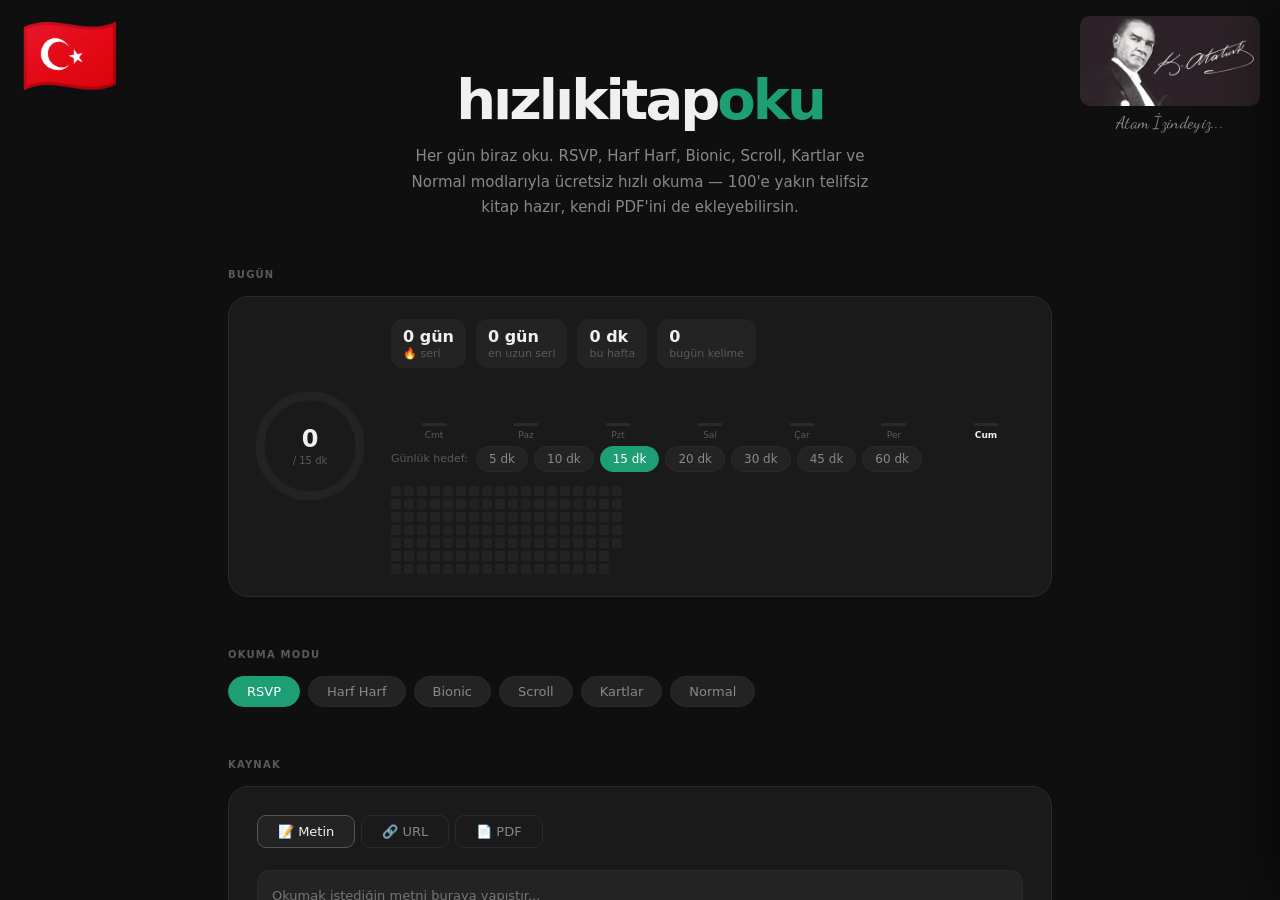
<file: public/index.html>
<!DOCTYPE html>
<html lang="tr">
<head>
<meta charset="UTF-8">
<meta name="viewport" content="width=device-width, initial-scale=1.0, viewport-fit=cover">
<title>HızlıKitapOku — Ücretsiz Hızlı Kitap Okuma Uygulaması</title>
<meta name="description" content="HızlıKitapOku: ücretsiz hızlı okuma uygulaması. RSVP, Bionic, Harf Harf ve kaydırmalı okuma modları, günlük okuma hedefi ve zamanlayıcı, akıllı PDF okuyucu ve 100&#x27;e yakın telifsiz kitap. Hesap yok, reklam yok.">
<meta name="keywords" content="hızlı kitap oku, hızlı okuma, hızlı okuma uygulaması, RSVP okuma, bionic okuma, ücretsiz kitap oku, PDF kitap oku, telifsiz kitaplar, kitap okuma alışkanlığı">
<link rel="canonical" href="https://hizlikitapoku.netlify.app/">
<meta name="theme-color" content="#0f0f0f">
<meta name="application-name" content="HızlıKitapOku">
<meta name="apple-mobile-web-app-capable" content="yes">
<meta name="mobile-web-app-capable" content="yes">
<meta name="apple-mobile-web-app-title" content="HızlıKitapOku">
<meta name="apple-mobile-web-app-status-bar-style" content="black">
<link rel="manifest" href="manifest.webmanifest">
<link rel="icon" type="image/png" href="icons/favicon.png">
<link rel="apple-touch-icon" href="icons/apple-touch-icon.png">
<meta property="og:type" content="website">
<meta property="og:site_name" content="HızlıKitapOku">
<meta property="og:title" content="HızlıKitapOku — Ücretsiz Hızlı Kitap Okuma Uygulaması">
<meta property="og:description" content="HızlıKitapOku: ücretsiz hızlı okuma uygulaması. RSVP, Bionic, Harf Harf ve kaydırmalı okuma modları, günlük okuma hedefi ve zamanlayıcı, akıllı PDF okuyucu ve 100&#x27;e yakın telifsiz kitap. Hesap yok, reklam yok.">
<meta property="og:url" content="https://hizlikitapoku.netlify.app/">
<meta property="og:image" content="https://hizlikitapoku.netlify.app/icons/icon-512.png">
<meta property="og:locale" content="tr_TR">
<meta name="twitter:card" content="summary">
<script type="application/ld+json">{"@context": "https://schema.org", "@type": "WebApplication", "name": "HızlıKitapOku", "alternateName": ["Hızlı Kitap Oku", "HizliKitapOku"], "url": "https://hizlikitapoku.netlify.app/", "applicationCategory": "EducationalApplication", "operatingSystem": "Android, iOS, Windows, macOS, Linux (tarayıcı)", "inLanguage": "tr", "description": "HızlıKitapOku: ücretsiz hızlı okuma uygulaması. RSVP, Bionic, Harf Harf ve kaydırmalı okuma modları, günlük okuma hedefi ve zamanlayıcı, akıllı PDF okuyucu ve 100'e yakın telifsiz kitap. Hesap yok, reklam yok.", "isAccessibleForFree": true, "offers": {"@type": "Offer", "price": "0", "priceCurrency": "TRY"}, "sameAs": ["https://github.com/turkerkirgin/hizlikitapoku"]}</script>
<script>window.NO_BUILTIN=true;window.PDFJS_WORKER='vendor/pdf.worker.min.js';</script>
<script src="vendor/pdf.min.js"></script>
<link href="https://fonts.googleapis.com/css2?family=Merriweather:ital,wght@0,400;0,700;1,400&family=Playfair+Display:ital,wght@0,400;0,700;1,400&family=Lora:ital,wght@0,400;0,700;1,400&family=EB+Garamond:ital,wght@0,400;0,700;1,400&family=Dancing+Script:wght@700&display=swap" rel="stylesheet">
<style>
*{box-sizing:border-box;margin:0;padding:0}
:root{
  --bg:#0f0f0f;--surface:#1a1a1a;--surface2:#232323;--border:#2a2a2a;
  --accent:#1D9E75;--accent2:#0F6E56;
  --text:#f0f0f0;--text2:#888;--text3:#444;
  --font:'Segoe UI',system-ui,sans-serif;
  --serif:Georgia,serif;
}
body{background:var(--bg);color:var(--text);font-family:var(--font);height:100vh;display:flex;flex-direction:column;overflow:hidden}

/* TOP BAR */
#topbar{display:flex;align-items:center;justify-content:space-between;padding:0 20px;height:52px;background:var(--surface);border-bottom:1px solid var(--border);flex-shrink:0}
.logo{font-size:18px;font-weight:700;letter-spacing:-0.5px}
.logo span{color:var(--accent)}
.mode-tabs{display:flex;gap:4px}
.mode-tab{background:transparent;border:1px solid transparent;border-radius:8px;padding:6px 14px;color:var(--text2);font-size:12px;cursor:pointer;font-family:var(--font);transition:all .15s}
.mode-tab:hover{color:var(--text);background:var(--surface2)}
.mode-tab.active{background:var(--surface2);color:var(--text);border-color:var(--border)}
.top-right{display:flex;align-items:center;gap:8px}
.icon-btn{background:transparent;border:1px solid transparent;border-radius:8px;padding:6px 10px;color:var(--text2);font-size:13px;cursor:pointer;font-family:var(--font);transition:all .15s}
.icon-btn:hover{color:var(--text);background:var(--surface2);border-color:var(--border)}
.icon-btn.active{color:var(--accent);border-color:var(--accent2)}
.kbd{display:inline-block;background:var(--surface2);border:1px solid var(--border);border-radius:4px;padding:1px 5px;font-size:10px;color:var(--text3)}

/* LAYOUT */
#main{display:flex;flex:1;overflow:hidden}

/* SIDEBAR */
#sidebar{width:270px;background:var(--surface);border-right:1px solid var(--border);padding:20px 18px;display:flex;flex-direction:column;gap:14px;overflow-y:auto;flex-shrink:0}
.sec-label{font-size:10px;font-weight:700;color:var(--text3);text-transform:uppercase;letter-spacing:.8px;margin-bottom:6px}
.src-tabs{display:flex;gap:4px;margin-bottom:8px}
.src-tab{flex:1;background:var(--surface2);border:1px solid var(--border);border-radius:8px;padding:6px 0;color:var(--text2);font-size:12px;cursor:pointer;font-family:var(--font);text-align:center;transition:all .15s}
.src-tab.active{color:var(--text);border-color:#555}
textarea{width:100%;height:100px;background:var(--surface2);border:1px solid var(--border);border-radius:8px;padding:10px;color:var(--text);font-size:12px;font-family:var(--font);resize:none;outline:none;line-height:1.5}
textarea:focus{border-color:#555}
.txt-input{width:100%;background:var(--surface2);border:1px solid var(--border);border-radius:8px;padding:8px 10px;color:var(--text);font-size:12px;font-family:var(--font);outline:none}
.txt-input:focus{border-color:#555}
.sep{height:1px;background:var(--border);flex-shrink:0}
.ctrl-row{display:flex;justify-content:space-between;align-items:center;margin-bottom:4px}
.ctrl-row label{font-size:12px;color:var(--text2)}
.ctrl-row span{font-size:13px;font-weight:600;color:var(--text)}
input[type=range]{width:100%;accent-color:var(--accent)}
.btn-primary{width:100%;background:var(--accent);color:#fff;border:none;border-radius:10px;padding:11px;font-size:13px;font-weight:700;cursor:pointer;font-family:var(--font);transition:background .15s;letter-spacing:-.2px}
.btn-primary:hover{background:var(--accent2)}
.btn-secondary{width:100%;background:var(--surface2);color:var(--text2);border:1px solid var(--border);border-radius:10px;padding:8px;font-size:12px;cursor:pointer;font-family:var(--font);transition:all .15s}
.btn-secondary:hover{color:var(--text)}
.upload-zone{border:1px dashed var(--border);border-radius:10px;padding:16px;text-align:center;cursor:pointer;transition:all .15s}
.upload-zone:hover{border-color:#555;background:var(--surface2)}
.upload-zone p{font-size:12px;color:var(--text2);margin-top:4px}
.upload-zone strong{font-size:13px}
.stats-grid{display:grid;grid-template-columns:1fr 1fr 1fr;gap:8px}
.stat-card{background:var(--surface2);border-radius:8px;padding:10px;text-align:center}
.stat-val{font-size:18px;font-weight:700;color:var(--text)}
.stat-lbl{font-size:10px;color:var(--text3);margin-top:2px}

/* LIBRARY OVERLAY */
#lib-overlay{display:none;position:fixed;inset:0;background:var(--bg);z-index:100;flex-direction:column;overflow:hidden}
#lib-overlay.visible{display:flex}
.lib-header{display:flex;align-items:center;padding:20px 32px;border-bottom:1px solid var(--border);gap:16px;flex-shrink:0;flex-wrap:wrap}
.lib-header-logo{font-size:18px;font-weight:800;letter-spacing:-.5px}
.lib-header-logo span{color:var(--accent)}
.lib-filter-tabs{display:flex;gap:4px;margin-left:8px}
.lib-filter-tab{background:transparent;border:1px solid transparent;border-radius:8px;padding:6px 16px;color:var(--text2);font-size:12px;cursor:pointer;font-family:var(--font);transition:all .15s}
.lib-filter-tab:hover{color:var(--text);background:var(--surface2)}
.lib-filter-tab.active{background:var(--surface2);color:var(--text);border-color:var(--border)}
.lib-close-btn{background:var(--surface2);border:1px solid var(--border);border-radius:8px;padding:7px 16px;color:var(--text2);font-size:13px;cursor:pointer;font-family:var(--font);margin-left:auto;transition:all .15s}
.lib-close-btn:hover{color:var(--text);border-color:#555}
.lib-body{flex:1;overflow-y:auto;padding:32px 40px}
.lib-section-label{font-size:11px;font-weight:700;color:var(--text3);text-transform:uppercase;letter-spacing:.8px;margin-bottom:16px}
.lib-grid{display:grid;grid-template-columns:repeat(auto-fill,minmax(148px,1fr));gap:28px}
.lib-card{cursor:pointer;transition:transform .2s}
.lib-card:hover{transform:translateY(-5px)}
.lib-card:hover .lib-card-cover{box-shadow:0 16px 40px rgba(0,0,0,.7)}
.lib-card-cover{width:100%;aspect-ratio:2/3;border-radius:12px;display:flex;flex-direction:column;justify-content:flex-end;padding:14px;position:relative;overflow:hidden;box-shadow:0 4px 20px rgba(0,0,0,.5);transition:box-shadow .2s}
.lib-card-cover-overlay{position:absolute;inset:0;background:linear-gradient(to top,rgba(0,0,0,.85) 0%,rgba(0,0,0,0) 55%)}
.lib-card-cover-text{position:relative;z-index:1}
.lib-card-cover-title{font-size:11px;font-weight:700;color:#fff;line-height:1.3;text-shadow:0 1px 4px rgba(0,0,0,.9);display:-webkit-box;-webkit-line-clamp:4;-webkit-box-orient:vertical;overflow:hidden}
.lib-card-cover-author{font-size:10px;color:rgba(255,255,255,.7);margin-top:4px;text-shadow:0 1px 3px rgba(0,0,0,.9)}
.lib-card-badges{position:absolute;top:8px;right:8px;display:flex;flex-direction:column;gap:3px;z-index:2}
.lib-card-badge{font-size:14px;filter:drop-shadow(0 1px 3px rgba(0,0,0,.7))}
.lib-card-meta{margin-top:10px}
.lib-card-title{font-size:12px;font-weight:600;color:var(--text);white-space:nowrap;overflow:hidden;text-overflow:ellipsis}
.lib-card-sub{font-size:11px;color:var(--text3);margin-top:3px}
.lib-card-prog{height:2px;background:var(--border);border-radius:1px;margin-top:6px}
.lib-card-prog-fill{height:100%;background:var(--accent);border-radius:1px}
.lib-empty-state{grid-column:1/-1;text-align:center;padding:80px 0;opacity:.4}
.lib-empty-state .icon{font-size:64px;margin-bottom:16px}
.lib-empty-state p{font-size:14px;color:var(--text2);margin-top:8px}
/* ADD BOOK BAR */
.lib-add-bar{display:flex;gap:8px;margin-bottom:28px;max-width:480px}
.lib-add-bar .txt-input{flex:1}
.lib-add-btn{background:var(--accent);color:#fff;border:none;border-radius:10px;padding:8px 18px;font-size:12px;font-weight:700;cursor:pointer;font-family:var(--font);white-space:nowrap;transition:background .15s}
.lib-add-btn:hover{background:var(--accent2)}

/* BOOK DETAIL OVERLAY */
#book-detail{display:none;position:fixed;inset:0;background:rgba(8,8,8,.97);z-index:200;flex-direction:column;overflow:hidden}
#book-detail.visible{display:flex}
.bd-header{padding:14px 28px;border-bottom:1px solid var(--border);flex-shrink:0;display:flex;align-items:center;gap:12px}
.bd-back-btn{background:transparent;border:1px solid var(--border);border-radius:8px;padding:6px 14px;color:var(--text2);font-size:13px;cursor:pointer;font-family:var(--font);transition:all .15s}
.bd-back-btn:hover{color:var(--text);border-color:#555}
.bd-body{flex:1;display:flex;overflow:hidden}
.bd-cover-col{width:260px;flex-shrink:0;padding:40px 24px 40px 40px;display:flex;flex-direction:column;align-items:center;gap:12px}
.bd-cover{width:160px;aspect-ratio:2/3;border-radius:14px;display:flex;flex-direction:column;justify-content:flex-end;padding:16px;position:relative;overflow:hidden;box-shadow:0 12px 48px rgba(0,0,0,.9)}
.bd-cover-overlay{position:absolute;inset:0;background:linear-gradient(to top,rgba(0,0,0,.9) 0%,rgba(0,0,0,0) 55%)}
.bd-cover-title{position:relative;z-index:1;font-size:12px;font-weight:700;color:#fff;line-height:1.3;text-shadow:0 1px 4px rgba(0,0,0,.9)}
.bd-cover-author{position:relative;z-index:1;font-size:10px;color:rgba(255,255,255,.7);margin-top:4px;text-shadow:0 1px 3px rgba(0,0,0,.9)}
.bd-info-col{flex:1;padding:40px 48px 40px 0;overflow-y:auto}
.bd-title{font-size:26px;font-weight:800;line-height:1.2;margin-bottom:6px}
.bd-author{font-size:15px;color:var(--text2);margin-bottom:24px}
.bd-stats-row{display:flex;gap:12px;margin-bottom:28px;flex-wrap:wrap}
.bd-stat{background:var(--surface2);border-radius:10px;padding:12px 18px;text-align:center;min-width:76px}
.bd-stat-val{font-size:17px;font-weight:700;color:var(--text)}
.bd-stat-lbl{font-size:10px;color:var(--text3);margin-top:3px}
.bd-progress-section{margin-bottom:28px}
.bd-progress-label{font-size:12px;color:var(--text2);margin-bottom:8px;display:flex;justify-content:space-between}
.bd-progress-bar{height:4px;background:var(--border);border-radius:2px}
.bd-progress-fill{height:100%;background:var(--accent);border-radius:2px;transition:width .5s}
.bd-actions{display:flex;flex-direction:column;gap:8px;max-width:320px;margin-bottom:32px}
.bd-btn-primary{background:var(--accent);color:#fff;border:none;border-radius:12px;padding:14px 20px;font-size:14px;font-weight:700;cursor:pointer;font-family:var(--font);transition:background .15s;text-align:left}
.bd-btn-primary:hover{background:var(--accent2)}
.bd-btn-secondary{background:var(--surface2);color:var(--text2);border:1px solid var(--border);border-radius:12px;padding:11px 20px;font-size:13px;cursor:pointer;font-family:var(--font);transition:all .15s;text-align:left}
.bd-btn-secondary:hover{color:var(--text);border-color:#555}
.bd-btn-danger{background:transparent;color:#c44;border:1px solid #3a1a1a;border-radius:12px;padding:11px 20px;font-size:13px;cursor:pointer;font-family:var(--font);transition:all .15s;text-align:left}
.bd-btn-danger:hover{background:#1a0808;border-color:#c44}
.bd-sec-label{font-size:11px;font-weight:700;color:var(--text3);text-transform:uppercase;letter-spacing:.8px;margin-bottom:10px}
.bd-mode-tabs{display:flex;gap:6px;flex-wrap:wrap}
.bd-mode-tab{background:var(--surface2);border:1px solid var(--border);border-radius:8px;padding:7px 14px;color:var(--text2);font-size:12px;cursor:pointer;font-family:var(--font);transition:all .15s}
.bd-mode-tab:hover{color:var(--text)}
.bd-mode-tab.active{color:var(--text);border-color:var(--accent);background:rgba(29,158,117,.12)}

/* READER */
#reader{flex:1;display:flex;flex-direction:column;overflow:hidden;position:relative}
#progress-bar{height:3px;background:var(--accent);width:0%;transition:width .1s;flex-shrink:0}
#mode-badge{font-size:10px;font-weight:700;color:var(--text3);text-transform:uppercase;letter-spacing:.8px;padding:10px 24px 0;display:flex;align-items:center;gap:10px}
.shortcut-hint{font-size:10px;color:var(--text3);font-weight:400;letter-spacing:0}
#reader-area{flex:1;display:flex;align-items:center;justify-content:center;padding:32px;position:relative;overflow:hidden}

/* IDLE */
#idle{text-align:center;opacity:.5}
#idle .icon{font-size:48px;margin-bottom:16px}
#idle p{font-size:14px;color:var(--text2);line-height:1.6;max-width:280px}

/* RSVP */
#rsvp{display:none;flex-direction:column;align-items:center;gap:20px}
.rsvp-guide{position:relative;padding:8px 24px;border-bottom:2px solid var(--border)}
#rsvp-word{font-family:var(--serif);font-weight:700;color:var(--text);text-align:center;min-height:1.2em;position:relative}
#rsvp-word .focus-letter{color:var(--accent)}
#rsvp-ctx{font-size:13px;color:var(--text3);max-width:400px;text-align:center;line-height:1.6}
.pp-row{display:flex;align-items:center;gap:12px}
.pp-btn{background:var(--surface2);border:1px solid var(--border);border-radius:50%;width:38px;height:38px;display:flex;align-items:center;justify-content:center;cursor:pointer;font-size:16px;transition:all .15s}
.pp-btn:hover{border-color:#555}
.count-lbl{font-size:12px;color:var(--text3)}
.skip-btn{background:var(--surface2);border:1px solid var(--border);border-radius:8px;padding:6px 12px;color:var(--text2);font-size:12px;cursor:pointer;font-family:var(--font);transition:all .15s}
.skip-btn:hover{color:var(--text);border-color:#555}

/* TYPEWRITER */
#typewriter{display:none;max-width:640px;width:100%;max-height:100%;overflow-y:auto;padding:8px}
#tw-text{font-family:var(--serif);line-height:1.9;color:var(--text);word-break:break-word;white-space:pre-wrap}
.cursor{display:inline-block;width:2px;height:1em;background:var(--accent);animation:blink .7s infinite;vertical-align:text-bottom;margin-left:1px}
@keyframes blink{0%,100%{opacity:1}50%{opacity:0}}

/* BIONIC */
#bionic{display:none;max-width:640px;width:100%;max-height:100%;overflow-y:auto;padding:8px}
#bio-text{font-family:var(--serif);line-height:1.9;color:var(--text3);word-break:break-word}
#bio-text b{color:var(--text);font-weight:700}
.bionic-pp{position:absolute;bottom:20px;display:flex;align-items:center;gap:12px}

/* SCROLL - telefon kaydırması */
/* #scroll display:none kaldırıldı — scroll-outer görünürlüğü yönetiyor */
#scroll{width:100%;position:relative;overflow:hidden;height:380px;cursor:grab;user-select:none;touch-action:none}
#scroll:active{cursor:grabbing}
#scroll-inner{position:absolute;top:0;left:0;width:100%;will-change:transform;transition:transform .38s cubic-bezier(.4,0,.2,1)}
.scroll-line{font-family:var(--serif);padding:14px 12px;text-align:center;transition:color .3s,font-size .3s,opacity .3s;opacity:.25;color:var(--text3)}
.scroll-line.active{color:var(--text);font-weight:600;opacity:1}
.scroll-line.near{color:var(--text2);opacity:.6}
.scroll-fade-top{position:absolute;top:0;left:0;right:0;height:110px;background:linear-gradient(to bottom,var(--bg) 10%,transparent);pointer-events:none;z-index:2}
.scroll-fade-bot{position:absolute;bottom:0;left:0;right:0;height:110px;background:linear-gradient(to top,var(--bg) 10%,transparent);pointer-events:none;z-index:2}
.scroll-center-line{position:absolute;top:50%;left:5%;right:5%;height:1px;background:var(--border);transform:translateY(-50%);pointer-events:none;z-index:1}

/* KARTLAR */
#tiktok{display:none;flex-direction:column;align-items:center;gap:12px;width:100%}
#tt-slide-wrap{
  width:100%;max-width:640px;height:340px;
  border:1px solid var(--border);border-radius:20px;
  overflow:hidden;position:relative;background:var(--surface);
  cursor:grab;touch-action:none;user-select:none
}
#tt-slide-wrap:active{cursor:grabbing}
.tt-slide{
  position:absolute;width:100%;height:100%;
  display:flex;align-items:center;justify-content:center;
  padding:36px 40px;text-align:center;
  transition:transform .4s cubic-bezier(.4,0,.2,1)
}
.tt-slide p{font-family:var(--serif);line-height:1.75;color:var(--text);overflow:hidden;width:100%}
.tt-dots{display:flex;gap:5px}
.tt-dot{width:6px;height:6px;border-radius:50%;background:var(--text3);transition:all .3s}
.tt-dot.active{background:var(--accent);width:18px;border-radius:3px}
.tt-swipe-hint{font-size:11px;color:var(--text3);letter-spacing:.3px}

/* NORMAL OKUMA */
#normal{display:none;position:absolute;inset:0;overflow-y:auto;padding:32px 60px}
#normal-meta{font-size:12px;color:var(--text3);margin-bottom:28px;padding-bottom:14px;border-bottom:1px solid var(--border);display:flex;justify-content:space-between}
#normal-text p{font-family:var(--serif);line-height:1.95;color:var(--text);word-break:break-word;margin-bottom:1.4em;font-size:inherit}
.normal-eof{height:80px}

/* DONE OVERLAY */
#done-overlay{display:none;position:absolute;inset:0;background:rgba(15,15,15,.85);flex-direction:column;align-items:center;justify-content:center;gap:16px;backdrop-filter:blur(4px)}
#done-overlay.visible{display:flex}
.done-icon{font-size:48px}
.done-title{font-size:20px;font-weight:700}
.done-stats{font-size:13px;color:var(--text2)}

/* HIDDEN SOURCE PANELS */
.src-panel{display:none}
.src-panel.active{display:block}

/* ── IMPROVED BOOK COVERS ── */
.lib-card-cover{width:100%;aspect-ratio:2/3;border-radius:12px;position:relative;overflow:hidden;box-shadow:0 4px 20px rgba(0,0,0,.5);transition:box-shadow .2s;display:flex;flex-direction:column}
.lib-card-cover::before{content:'';position:absolute;inset:0;background:repeating-linear-gradient(105deg,rgba(255,255,255,.025) 0px,rgba(255,255,255,.025) 1px,transparent 1px,transparent 28px);pointer-events:none;z-index:0}
.lib-cover-inner{position:relative;z-index:1;display:flex;flex-direction:column;height:100%;padding:12px}
.lib-cover-brand-line{font-size:7px;text-transform:uppercase;letter-spacing:2px;color:rgba(255,255,255,.35);font-family:var(--font);margin-bottom:4px}
.lib-cover-spacer{flex:1}
.lib-cover-title-text{font-family:Georgia,serif;font-size:14px;font-weight:700;color:#fff;text-align:left;line-height:1.25;text-shadow:0 2px 8px rgba(0,0,0,.9);display:-webkit-box;-webkit-line-clamp:5;-webkit-box-orient:vertical;overflow:hidden}
.lib-cover-divider{height:1px;background:rgba(255,255,255,.2);margin:7px 0}
.lib-cover-author-text{font-size:9px;color:rgba(255,255,255,.7);font-family:var(--font);text-shadow:0 1px 3px rgba(0,0,0,.9);letter-spacing:.2px}
.bd-cover{width:160px;aspect-ratio:2/3;border-radius:14px;position:relative;overflow:hidden;box-shadow:0 12px 48px rgba(0,0,0,.9);display:flex;flex-direction:column}
.bd-cover::before{content:'';position:absolute;inset:0;background:repeating-linear-gradient(105deg,rgba(255,255,255,.025) 0px,rgba(255,255,255,.025) 1px,transparent 1px,transparent 28px);pointer-events:none;z-index:0}
.bd-cover-inner{position:relative;z-index:1;display:flex;flex-direction:column;height:100%;padding:14px}
.bd-cover-brand{font-size:7px;text-transform:uppercase;letter-spacing:2px;color:rgba(255,255,255,.35);font-family:var(--font)}
.bd-cover-spacer{flex:1}
.bd-cover-title{font-family:Georgia,serif;font-size:13px;font-weight:700;color:#fff;line-height:1.3;text-shadow:0 2px 8px rgba(0,0,0,.9)}
.bd-cover-div{height:1px;background:rgba(255,255,255,.2);margin:7px 0}
.bd-cover-author{font-size:10px;color:rgba(255,255,255,.7);text-shadow:0 1px 3px rgba(0,0,0,.9);font-family:var(--font)}
.bd-cover-upload{display:flex;flex-direction:column;gap:7px;width:160px}
.bd-cover-upload-btn{background:var(--surface2);color:var(--text2);border:1px solid var(--border);border-radius:10px;padding:9px;font-size:12px;cursor:pointer;font-family:var(--font);text-align:center;transition:all .15s}
.bd-cover-upload-btn:hover{color:var(--text);border-color:#555}
.bd-cover-remove-btn{background:transparent;color:#c44;border:1px solid #3a1a1a;border-radius:10px;padding:7px;font-size:12px;cursor:pointer;font-family:var(--font);text-align:center;transition:all .15s}
.bd-cover-remove-btn:hover{background:#1a0808;border-color:#c44}

/* ── CHAPTER CARD ── */
#chapter-card{display:none;position:absolute;inset:0;background:rgba(8,8,8,.96);flex-direction:column;align-items:center;justify-content:center;z-index:20;animation:chIn .5s ease}
#chapter-card.visible{display:flex}
@keyframes chIn{from{opacity:0;transform:scale(.96)}to{opacity:1;transform:scale(1)}}
.ch-label{font-size:10px;font-weight:700;text-transform:uppercase;letter-spacing:4px;color:var(--accent);margin-bottom:24px}
.ch-title{font-family:Georgia,serif;font-size:30px;font-weight:700;color:var(--text);line-height:1.3;text-align:center;max-width:520px;padding:0 32px}
.ch-line{width:56px;height:2px;background:var(--accent);margin:24px auto 0;border-radius:1px}
.ch-words{font-size:12px;color:var(--text3);margin-top:16px}
.ch-continue{margin-top:36px;font-size:12px;color:var(--text3);display:flex;align-items:center;gap:8px;animation:chPulse 1.8s ease-in-out infinite}
.ch-continue-key{display:inline-block;background:var(--surface2);border:1px solid var(--border);border-radius:5px;padding:3px 10px;font-size:11px;color:var(--text2)}
@keyframes chPulse{0%,100%{opacity:.5}50%{opacity:1}}

/* ── PAGE BADGE ── */
#page-badge{position:absolute;top:0;right:0;background:var(--surface2);border:1px solid var(--border);border-radius:0 0 0 10px;padding:5px 14px;font-size:11px;color:var(--text3);display:none;align-items:center;gap:5px;pointer-events:none}
#page-badge span{font-weight:700;color:var(--text2)}
#page-badge .pb-icon{font-size:13px;opacity:.6}

/* ── FLOAT PAUSE ── */
#float-pause{display:none;position:fixed;bottom:28px;right:28px;width:52px;height:52px;border-radius:50%;background:rgba(29,158,117,.92);border:none;color:#fff;font-size:22px;cursor:pointer;box-shadow:0 4px 20px rgba(0,0,0,.5);transition:all .2s;z-index:900;align-items:center;justify-content:center}
#float-pause:hover{background:var(--accent2);transform:scale(1.06)}
#float-pause.paused{background:rgba(60,60,60,.92)}

/* ── AMBİYANS ARKAPLAN ── */
#ambient-bg{display:none;position:fixed;inset:0;z-index:0;pointer-events:none;overflow:hidden;filter:blur(90px)}
#ambient-bg.active{display:block}
.amb-blob{position:absolute;border-radius:50%;opacity:.38;transition:background 1.2s ease,opacity 1s ease}
@keyframes blob1{0%,100%{transform:translate(0,0) scale(1)}25%{transform:translate(80px,-60px) scale(1.12)}50%{transform:translate(30px,80px) scale(.88)}75%{transform:translate(-50px,-30px) scale(1.06)}}
@keyframes blob2{0%,100%{transform:translate(0,0) scale(1)}25%{transform:translate(-70px,60px) scale(.9)}50%{transform:translate(50px,40px) scale(1.15)}75%{transform:translate(30px,-80px) scale(1)}}
@keyframes blob3{0%,100%{transform:translate(0,0) scale(1)}33%{transform:translate(90px,50px) scale(1.18)}66%{transform:translate(-40px,-60px) scale(.82)}}
@keyframes blob4{0%,100%{transform:translate(0,0) scale(1)}20%{transform:translate(-80px,30px) scale(1.1)}50%{transform:translate(40px,-60px) scale(.9)}80%{transform:translate(60px,70px) scale(1.08)}}
#amb1{width:520px;height:520px;top:-120px;left:-100px;animation:blob1 20s ease-in-out infinite}
#amb2{width:420px;height:420px;top:15%;right:-80px;animation:blob2 26s ease-in-out infinite}
#amb3{width:480px;height:480px;bottom:-120px;left:18%;animation:blob3 30s ease-in-out infinite}
#amb4{width:380px;height:380px;bottom:8%;right:12%;animation:blob4 23s ease-in-out infinite}

/* ── AYARLAR PANELİ ── */
#settings-panel{display:none;position:fixed;top:58px;right:16px;background:var(--surface);border:1px solid var(--border);border-radius:18px;padding:22px;z-index:600;width:310px;box-shadow:0 12px 50px rgba(0,0,0,.85);max-height:calc(100vh - 80px);overflow-y:auto}
#settings-panel.visible{display:block}
.sp-title{font-size:13px;font-weight:700;color:var(--text);margin-bottom:18px;display:flex;justify-content:space-between;align-items:center}
.sp-close{background:transparent;border:none;color:var(--text3);cursor:pointer;font-size:20px;line-height:1;padding:0 2px}
.sp-close:hover{color:var(--text)}
.sp-section{margin-bottom:18px}
.sp-label{font-size:10px;font-weight:700;color:var(--text3);text-transform:uppercase;letter-spacing:.8px;margin-bottom:10px}
/* TEMALAR */
.theme-grid{display:grid;grid-template-columns:repeat(3,1fr);gap:8px}
.theme-card{cursor:pointer;border-radius:10px;overflow:hidden;border:2px solid transparent;transition:all .2s}
.theme-card:hover{transform:translateY(-2px);border-color:var(--border)}
.theme-card.active{border-color:#fff}
.theme-preview{height:56px;position:relative;display:flex;align-items:center;justify-content:center}
.theme-accent-bar{position:absolute;bottom:0;left:0;right:0;height:3px}
.theme-text-prev{font-size:22px;font-weight:700;font-family:Georgia,serif;opacity:.9}
.theme-name{font-size:10px;text-align:center;padding:5px 0 4px;background:var(--surface2);color:var(--text2)}
/* ÖZEL RENKLER */
.sp-custom-toggle{display:flex;justify-content:space-between;align-items:center;padding:9px 12px;background:var(--surface2);border:1px solid var(--border);border-radius:8px;cursor:pointer;margin-top:8px;transition:border-color .15s}
.sp-custom-toggle:hover{border-color:#555}
.sp-custom-toggle span:first-child{font-size:12px;color:var(--text2)}
.sp-custom-arrow{font-size:14px;color:var(--text3);transition:transform .2s}
.sp-custom-arrow.open{transform:rotate(90deg)}
#custom-colors{padding:10px 2px 0}
.custom-color-row{display:flex;gap:10px}
.custom-color-row>div{flex:1}
.custom-color-row label{display:block;font-size:10px;color:var(--text3);margin-bottom:5px;text-transform:uppercase;letter-spacing:.6px}
.custom-color-row input[type=color]{width:100%;height:36px;border:1px solid var(--border);border-radius:8px;cursor:pointer;background:transparent;padding:2px 3px}
/* FONTLAR */
.font-list{display:flex;flex-direction:column;gap:5px}
.font-option{display:flex;align-items:center;justify-content:space-between;padding:9px 12px;border:1px solid var(--border);border-radius:8px;cursor:pointer;transition:all .15s;background:var(--surface2)}
.font-option:hover{border-color:#555}
.font-option.active{border-color:var(--accent);background:rgba(29,158,117,.08)}
.font-option-label{font-size:10px;color:var(--text3);text-transform:uppercase;letter-spacing:.5px}
.font-option-preview{font-size:16px;color:var(--text)}
/* AMBİYANS TOGGLE */
.sp-toggle-row{display:flex;justify-content:space-between;align-items:center}
.sp-toggle-lbl{font-size:12px;color:var(--text2)}
.sp-toggle{position:relative;width:40px;height:22px;flex-shrink:0}
.sp-toggle input{opacity:0;width:0;height:0;position:absolute}
.sp-toggle-track{position:absolute;inset:0;background:var(--surface2);border:1px solid var(--border);border-radius:11px;cursor:pointer;transition:background .2s}
.sp-toggle input:checked+.sp-toggle-track{background:var(--accent)}
.sp-toggle-thumb{position:absolute;top:3px;left:3px;width:14px;height:14px;background:#fff;border-radius:50%;transition:transform .2s;pointer-events:none}
.sp-toggle input:checked~.sp-toggle-thumb{transform:translateX(18px)}
.sp-sep{height:1px;background:var(--border);margin:14px 0}

/* ── ODAK MODU ── */
body.focus-mode #topbar{display:none}
body.focus-mode #sidebar{display:none}
body.focus-mode #main{height:100vh}
#focus-bar{display:none;position:fixed;top:0;left:0;right:0;height:0;z-index:800}
body.focus-mode #focus-bar{display:block}
#focus-controls{position:fixed;top:12px;right:12px;z-index:900;display:none;gap:8px}
body.focus-mode #focus-controls{display:flex}
.focus-btn{background:rgba(20,20,20,.75);border:1px solid rgba(255,255,255,.12);border-radius:10px;padding:7px 13px;color:rgba(255,255,255,.7);font-size:12px;cursor:pointer;font-family:var(--font);backdrop-filter:blur(12px);transition:all .2s}
.focus-btn:hover{color:#fff;border-color:rgba(255,255,255,.3)}

/* içerik ambient'in üzerinde olsun */
#topbar,#main,#settings-panel,#focus-controls{position:relative;z-index:1}

/* ══════════════════════ LANDING PAGE ══════════════════════ */
#landing{position:fixed;inset:0;z-index:490;background:var(--bg);overflow-y:auto;display:flex;flex-direction:column}
#landing.hidden{display:none}
.lnd-hero{text-align:center;padding:72px 24px 48px}
.lnd-logo-big{font-size:56px;font-weight:800;letter-spacing:-3px;line-height:1;margin-bottom:16px;font-family:var(--font)}
.lnd-logo-big span{color:var(--accent)}
.lnd-tagline{font-size:15px;color:var(--text2);max-width:480px;margin:0 auto;line-height:1.7}
.lnd-body{max-width:880px;margin:0 auto;width:100%;padding:0 28px 80px}
.lnd-sec{margin-bottom:52px}
.lnd-sec-title{font-size:10px;font-weight:700;color:var(--text3);text-transform:uppercase;letter-spacing:1.2px;margin-bottom:16px}
/* Theme strip */
.lnd-theme-strip{display:flex;flex-direction:column;gap:14px}
.lnd-theme-group-label{font-size:9px;font-weight:700;color:var(--text3);text-transform:uppercase;letter-spacing:1.2px;margin-bottom:8px}
.lnd-tc-row{display:flex;gap:9px;flex-wrap:wrap}
.lnd-tc{cursor:pointer;border-radius:12px;overflow:hidden;border:2px solid transparent;transition:all .2s;width:90px;flex-shrink:0}
.lnd-tc.active{border-color:var(--accent)}
.lnd-tc-preview{height:52px;display:flex;align-items:center;justify-content:center;position:relative;overflow:hidden}
.lnd-tc-bar{position:absolute;bottom:0;left:0;right:0;height:3px}
.lnd-tc-aa{font-weight:800;font-size:18px;position:relative;z-index:1}
.lnd-tc-name{font-size:10px;padding:5px 4px;text-align:center}
/* Source card */
.lnd-src-card{background:var(--surface);border:1px solid var(--border);border-radius:20px;padding:28px}
.lnd-src-tabs{display:flex;gap:6px;margin-bottom:22px}
.lnd-src-tab{background:transparent;border:1px solid var(--border);border-radius:9px;padding:8px 20px;color:var(--text2);font-size:13px;cursor:pointer;font-family:var(--font);transition:all .15s}
.lnd-src-tab.active{background:var(--surface2);color:var(--text);border-color:#555}
#lnd-text{width:100%;height:140px;background:var(--surface2);border:1px solid var(--border);border-radius:12px;padding:14px;color:var(--text);font-size:13px;font-family:var(--font);resize:none;outline:none;line-height:1.65}
#lnd-text:focus{border-color:#555}
.lnd-url-row{display:flex;gap:8px}
#lnd-url{flex:1;background:var(--surface2);border:1px solid var(--border);border-radius:10px;padding:12px 14px;color:var(--text);font-size:13px;font-family:var(--font);outline:none}
#lnd-url:focus{border-color:#555}
.lnd-fetch-btn{background:var(--surface2);border:1px solid var(--border);border-radius:10px;padding:12px 18px;color:var(--text2);font-size:13px;cursor:pointer;font-family:var(--font);white-space:nowrap;transition:all .15s}
.lnd-fetch-btn:hover{color:var(--text);border-color:#555}
.lnd-pdf-zone{border:1px dashed var(--border);border-radius:12px;padding:32px;text-align:center;cursor:pointer;transition:all .15s}
.lnd-pdf-zone:hover{border-color:#555;background:var(--surface2)}
.lnd-pdf-icon{font-size:40px;margin-bottom:10px}
.lnd-pdf-name{font-size:14px;font-weight:600;color:var(--text)}
.lnd-pdf-info{font-size:12px;color:var(--text2);margin-top:6px}
.lnd-start-btn{width:100%;margin-top:22px;background:var(--accent);color:#fff;border:none;border-radius:12px;padding:15px;font-size:15px;font-weight:700;cursor:pointer;font-family:var(--font);transition:background .15s;letter-spacing:-.3px}
.lnd-start-btn:hover{background:var(--accent2)}
/* Library grid */
.lnd-lib-grid{display:grid;grid-template-columns:repeat(auto-fill,minmax(140px,1fr));gap:22px}
.lnd-lib-card{cursor:pointer;transition:transform .2s}
.lnd-lib-card:hover{transform:translateY(-4px)}
.lnd-lib-cover{height:190px;border-radius:12px;overflow:hidden;margin-bottom:10px;position:relative}
.lnd-lib-cover::before{content:'';position:absolute;inset:0;background:repeating-linear-gradient(105deg,rgba(255,255,255,.025) 0px,rgba(255,255,255,.025) 1px,transparent 1px,transparent 28px);pointer-events:none}
.lnd-lib-cover-inner{position:relative;z-index:1;display:flex;flex-direction:column;height:100%;padding:14px}
.lnd-lib-cover-brand{font-size:7px;font-weight:700;color:rgba(255,255,255,.35);letter-spacing:1px;text-transform:uppercase}
.lnd-lib-cover-spacer{flex:1}
.lnd-lib-cover-title{font-size:13px;font-weight:700;color:#fff;line-height:1.3;text-shadow:0 1px 4px rgba(0,0,0,.8)}
.lnd-lib-cover-divider{height:1px;background:rgba(255,255,255,.25);margin:8px 0}
.lnd-lib-cover-author{font-size:10px;color:rgba(255,255,255,.55);text-shadow:0 1px 3px rgba(0,0,0,.8)}
.lnd-lib-prog-wrap{position:absolute;bottom:0;left:0;right:0;height:3px;background:rgba(255,255,255,.12);z-index:2}
.lnd-lib-prog-fill{height:100%;background:rgba(255,255,255,.5);transition:width .3s}
.lnd-lib-title{font-size:12px;font-weight:700;color:var(--text);white-space:nowrap;overflow:hidden;text-overflow:ellipsis}
.lnd-lib-sub{font-size:10px;color:var(--text3);margin-top:3px}
.lnd-lib-empty{color:var(--text3);font-size:13px;padding:8px 0}
/* About */
.lnd-about{border-top:1px solid var(--border);padding:44px 0 24px}
.lnd-about-grid{display:grid;grid-template-columns:repeat(auto-fit,minmax(220px,1fr));gap:32px}
.lnd-about-col h4{font-size:11px;font-weight:700;color:var(--text2);margin-bottom:10px;text-transform:uppercase;letter-spacing:.8px}
.lnd-about-col p{font-size:13px;color:var(--text3);line-height:1.75}
.lnd-about-tag{display:inline-block;background:var(--surface);border:1px solid var(--border);border-radius:20px;padding:3px 12px;font-size:11px;color:var(--text2);margin:3px 2px}
.lnd-footer{text-align:center;padding:28px;font-size:11px;color:var(--text3);border-top:1px solid var(--border);margin-top:12px}
/* Mode selector on landing */
.lnd-mode-row{display:flex;gap:8px;flex-wrap:wrap}
.lnd-mode-pill{background:var(--surface2);border:1px solid var(--border);border-radius:20px;padding:7px 18px;color:var(--text2);font-size:13px;cursor:pointer;font-family:var(--font);transition:all .15s}
.lnd-mode-pill:hover{color:var(--text);border-color:#777}
.lnd-mode-pill.active{background:var(--accent);color:#fff;border-color:var(--accent)}
/* Atatürk köşesi */
.lnd-hero{position:relative}
.lnd-ataturk-corner{position:absolute;top:16px;right:20px;display:flex;flex-direction:column;align-items:center;gap:6px;user-select:none}
.lnd-ataturk-top{display:flex;align-items:center;gap:12px}
.lnd-flag{font-size:44px;line-height:1;flex-shrink:0}
.lnd-flag-left{position:absolute;top:16px;left:20px;font-size:80px;line-height:1;user-select:none;z-index:1}
.lnd-ataturk-img-wrap{width:180px;height:90px;border-radius:10px;overflow:hidden;background:#111}
.lnd-ataturk-img{width:100%;height:100%;object-fit:cover;object-position:top center;display:block}
.lnd-ataturk-izin{font-family:'Dancing Script',cursive;font-size:17px;color:var(--text2);text-align:center;letter-spacing:.3px}
/* Açılır tema */
.lnd-collapsible-hdr{display:flex;align-items:center;justify-content:space-between;cursor:pointer;padding:2px 0;border-radius:6px}
.lnd-collapsible-hdr:hover .lnd-sec-title{color:var(--text)}
.lnd-caret{font-size:14px;color:var(--text3);transition:transform .22s;display:inline-block}
.lnd-caret.open{transform:rotate(90deg)}
.lnd-collapsible-body{margin-top:14px}
/* Öneri kutusu */
.lnd-suggest-card{background:var(--surface);border:1px solid var(--border);border-radius:16px;padding:22px}
.lnd-suggest-desc{font-size:12px;color:var(--text3);margin-bottom:14px;line-height:1.7}
.lnd-suggest-textarea{width:100%;height:96px;background:var(--surface2);border:1px solid var(--border);border-radius:10px;padding:12px;color:var(--text);font-size:13px;font-family:var(--font);resize:none;outline:none;line-height:1.6;display:block;margin-bottom:10px}
.lnd-suggest-textarea:focus{border-color:#555}
.lnd-suggest-row{display:flex;align-items:center;gap:12px}
.lnd-suggest-btn{background:var(--accent);color:#fff;border:none;border-radius:10px;padding:9px 22px;font-size:13px;font-weight:700;cursor:pointer;font-family:var(--font);transition:background .15s}
.lnd-suggest-btn:hover{background:var(--accent2)}
.lnd-suggest-thanks{font-size:13px;color:var(--accent);font-weight:600;display:none}
.lnd-suggest-note{font-size:11px;color:var(--text3);margin-top:10px}
#lib-overlay,#book-detail{z-index:200}

/* ── KİTAP EKLE MODAL ── */
#add-book-modal{display:none;position:fixed;inset:0;z-index:500;align-items:center;justify-content:center;background:rgba(0,0,0,.75);backdrop-filter:blur(6px)}
#add-book-modal.visible{display:flex}
.abm-panel{background:var(--surface);border:1px solid var(--border);border-radius:20px;width:660px;max-width:95vw;max-height:88vh;display:flex;flex-direction:column;overflow:hidden;box-shadow:0 24px 80px rgba(0,0,0,.9)}
.abm-header{padding:20px 24px 0;display:flex;align-items:center;justify-content:space-between;flex-shrink:0}
.abm-title{font-size:15px;font-weight:700;color:var(--text)}
.abm-close{background:transparent;border:none;color:var(--text3);cursor:pointer;font-size:22px;line-height:1;padding:0 4px}
.abm-close:hover{color:var(--text)}
.abm-tabs{display:flex;gap:4px;padding:16px 24px 0;flex-shrink:0}
.abm-tab{background:transparent;border:1px solid transparent;border-radius:8px;padding:7px 18px;color:var(--text2);font-size:13px;cursor:pointer;font-family:var(--font);transition:all .15s}
.abm-tab:hover{color:var(--text);background:var(--surface2)}
.abm-tab.active{background:var(--surface2);color:var(--text);border-color:var(--border)}
.abm-body{flex:1;overflow-y:auto;padding:20px 24px 24px}
.abm-pane{display:none}
.abm-pane.active{display:block}
/* Google Drive */
.gd-setup-box{background:var(--surface2);border:1px solid var(--border);border-radius:12px;padding:18px;margin-bottom:16px}
.gd-setup-title{font-size:12px;font-weight:700;color:var(--text);margin-bottom:8px}
.gd-hint{font-size:11px;color:var(--text3);margin-bottom:12px;line-height:1.7}
.gd-hint a{color:var(--accent);text-decoration:none}
.gd-input-row{display:flex;gap:8px;margin-bottom:0;align-items:center}
.gd-connect-btn{background:var(--accent);color:#fff;border:none;border-radius:10px;padding:9px 18px;font-size:12px;font-weight:700;cursor:pointer;font-family:var(--font);white-space:nowrap;transition:background .15s;flex-shrink:0}
.gd-connect-btn:hover{background:var(--accent2)}
.gd-file-list{display:flex;flex-direction:column;gap:6px;margin-top:4px}
.gd-file-item{display:flex;align-items:center;gap:10px;padding:10px 14px;background:var(--surface2);border:1px solid var(--border);border-radius:10px;transition:border-color .15s}
.gd-file-item:hover{border-color:#555}
.gd-file-icon{font-size:18px;flex-shrink:0}
.gd-file-name{flex:1;font-size:13px;color:var(--text);overflow:hidden;text-overflow:ellipsis;white-space:nowrap}
.gd-file-size{font-size:11px;color:var(--text3);flex-shrink:0}
.gd-import-btn{background:var(--accent);color:#fff;border:none;border-radius:8px;padding:6px 14px;font-size:12px;font-weight:700;cursor:pointer;font-family:var(--font);transition:background .15s;flex-shrink:0}
.gd-import-btn:hover{background:var(--accent2)}
.gd-import-btn:disabled{background:var(--surface);color:var(--text3);cursor:default}
.gd-status{font-size:12px;color:var(--text3);padding:8px 0;min-height:28px}
/* Manuel pane */
.abm-field-label{font-size:10px;font-weight:700;color:var(--text3);text-transform:uppercase;letter-spacing:.8px;margin-bottom:8px}
.abm-status{font-size:12px;color:var(--accent);margin-top:10px;min-height:18px;text-align:center}

/* ══════════════════════ v2 EKLERİ ══════════════════════ */
button{font-family:var(--font)}
body{background:var(--bg)}

/* Üst rozet satırı */
#mode-badge{position:relative;display:flex;align-items:center;gap:10px;flex-wrap:wrap;padding:10px 20px 0}
#mode-badge .mb-right{margin-left:auto;display:flex;align-items:center;gap:8px;flex-wrap:wrap}
#page-badge{position:static;border-radius:8px}
#sec-name{font-size:11px;font-weight:600;color:var(--text2);letter-spacing:0;text-transform:none;max-width:280px;white-space:nowrap;overflow:hidden;text-overflow:ellipsis}
.badge-btn{background:var(--surface2);border:1px solid var(--border);border-radius:8px;padding:5px 11px;color:var(--text2);font-size:11px;cursor:pointer;letter-spacing:0;text-transform:none;font-weight:600;transition:all .15s}
.badge-btn:hover{color:var(--text);border-color:#555}

/* Zamanlayıcı */
#timer-pill{position:relative;display:flex;align-items:center;gap:7px;background:var(--surface2);border:1px solid var(--border);border-radius:20px;padding:4px 12px 4px 6px;cursor:pointer;color:var(--text);font-size:12px;font-weight:700;letter-spacing:0;text-transform:none;font-variant-numeric:tabular-nums;transition:border-color .15s}
#timer-pill:hover{border-color:#555}
#timer-pill.done{border-color:var(--accent)}
#timer-pill .tp-lbl{font-size:10px;color:var(--text3);font-weight:600}
.ring{width:22px;height:22px;transform:rotate(-90deg);flex-shrink:0}
.ring circle{fill:none;stroke-width:3.2}
.ring .ring-bg{stroke:var(--border)}
.ring .ring-fg{stroke:var(--accent);stroke-linecap:round;transition:stroke-dashoffset .6s}
#timer-pop{display:none;position:fixed;z-index:950;background:var(--surface);border:1px solid var(--border);border-radius:16px;padding:16px;width:290px;box-shadow:0 14px 50px rgba(0,0,0,.7)}
#timer-pop.visible{display:block}
.tpop-title{font-size:12px;font-weight:700;margin-bottom:4px;color:var(--text)}
.tpop-desc{font-size:11px;color:var(--text3);margin-bottom:12px;line-height:1.5}
.chip-row{display:flex;gap:6px;flex-wrap:wrap}
.chip{background:var(--surface2);border:1px solid var(--border);border-radius:16px;padding:5px 12px;color:var(--text2);font-size:12px;cursor:pointer;transition:all .15s}
.chip:hover{color:var(--text);border-color:#555}
.chip.active{background:var(--accent);border-color:var(--accent);color:#fff}
.tpop-sec{margin-bottom:14px}
.tpop-sec:last-child{margin-bottom:0}
.tpop-lbl{font-size:10px;font-weight:700;color:var(--text3);text-transform:uppercase;letter-spacing:.8px;margin-bottom:8px}
.num-input{width:64px;background:var(--surface2);border:1px solid var(--border);border-radius:8px;padding:5px 8px;color:var(--text);font-size:12px;outline:none}

/* Hedef tamam kartı */
#goal-overlay{display:none;position:fixed;inset:0;z-index:960;background:rgba(0,0,0,.6);backdrop-filter:blur(6px);align-items:center;justify-content:center;padding:16px}
#goal-overlay.visible{display:flex}
.goal-card{background:var(--surface);border:1px solid var(--border);border-radius:22px;padding:30px 28px;max-width:400px;width:100%;text-align:center;box-shadow:0 24px 80px rgba(0,0,0,.8);animation:chIn .45s ease}
.goal-emoji{font-size:46px;margin-bottom:8px}
.goal-title{font-size:20px;font-weight:800;margin-bottom:6px}
.goal-sub{font-size:13px;color:var(--text2);line-height:1.7;margin-bottom:18px}
.goal-stats{display:flex;justify-content:center;gap:10px;margin-bottom:20px;flex-wrap:wrap}
.goal-stat{background:var(--surface2);border-radius:12px;padding:10px 14px;min-width:84px}
.goal-stat b{display:block;font-size:18px;color:var(--text)}
.goal-stat span{font-size:10px;color:var(--text3)}
.goal-btns{display:flex;flex-direction:column;gap:8px}

/* RSVP odak hizalama */
#rsvp-word{display:flex;width:min(92vw,860px);justify-content:center;white-space:pre}
#rsvp-word .rw-l{flex:1 1 0;text-align:right;overflow:hidden}
#rsvp-word .rw-r{flex:1 1 0;text-align:left;overflow:hidden}
.rsvp-guide{border-bottom:none;padding:14px 0;position:relative}
.rsvp-guide::before,.rsvp-guide::after{content:'';position:absolute;left:50%;width:2px;height:10px;background:var(--accent);opacity:.55;transform:translateX(-50%)}
.rsvp-guide::before{top:0}
.rsvp-guide::after{bottom:0}
.rsvp-guide .rg-line{position:absolute;left:10%;right:10%;height:1px;background:var(--border)}
.rsvp-guide .rg-top{top:0}.rsvp-guide .rg-bot{bottom:0}

/* Bionic / Harf Harf sayfa bilgisi */
.page-note{font-size:11px;color:var(--text3);text-align:center;margin-top:10px}
#bio-text p,#tw-text p{margin-bottom:1em}

/* Normal mod */
#normal-text h2{font-family:var(--serif);font-size:1.25em;line-height:1.35;margin:.2em 0 1.1em;color:var(--text)}
#normal{padding:28px max(24px,calc((100% - 760px)/2))}
.nm-nav{display:flex;justify-content:space-between;gap:10px;margin:8px 0 22px}
.nm-nav button{background:var(--surface2);border:1px solid var(--border);border-radius:10px;padding:9px 14px;color:var(--text2);font-size:12px;cursor:pointer;max-width:48%;white-space:nowrap;overflow:hidden;text-overflow:ellipsis}
.nm-nav button:hover{color:var(--text);border-color:#555}
.nm-nav button.primary{background:var(--accent);border-color:var(--accent);color:#fff;font-weight:700}

/* Bölümler çekmecesi */
#toc-drawer{position:fixed;top:0;right:0;bottom:0;width:360px;max-width:92vw;background:var(--surface);border-left:1px solid var(--border);z-index:940;transform:translateX(100%);transition:transform .25s ease;display:flex;flex-direction:column;box-shadow:-12px 0 50px rgba(0,0,0,.5)}
#toc-drawer.visible{transform:none}
.toc-head{display:flex;align-items:center;justify-content:space-between;padding:18px 18px 8px}
.toc-head b{font-size:14px}
.toc-sub{font-size:11px;color:var(--text3);padding:0 18px 12px;line-height:1.6}
.toc-list{flex:1;overflow-y:auto;padding:0 10px 18px}
.toc-item{display:flex;align-items:center;gap:10px;padding:9px 10px;border-radius:10px;cursor:pointer;transition:background .12s}
.toc-item:hover{background:var(--surface2)}
.toc-item.current{background:rgba(127,127,127,.12);outline:1px solid var(--accent)}
.toc-num{font-size:10px;color:var(--text3);width:26px;text-align:right;flex-shrink:0;font-variant-numeric:tabular-nums}
.toc-main{flex:1;min-width:0}
.toc-title{font-size:12px;color:var(--text);white-space:nowrap;overflow:hidden;text-overflow:ellipsis}
.toc-item.done .toc-title{color:var(--text3)}
.toc-meta{font-size:10px;color:var(--text3);margin-top:2px}
.toc-bar{height:2px;background:var(--border);border-radius:1px;margin-top:4px;overflow:hidden}
.toc-bar i{display:block;height:100%;background:var(--accent)}
.toc-state{font-size:12px;width:16px;text-align:center;flex-shrink:0;color:var(--accent)}
.toc-del{background:transparent;border:none;color:var(--text3);cursor:pointer;font-size:14px;padding:0 4px;opacity:0;transition:opacity .15s}
.toc-item:hover .toc-del{opacity:1}
.toc-del:hover{color:#c44}
.seg{display:inline-flex;background:var(--surface2);border:1px solid var(--border);border-radius:10px;padding:3px;gap:3px}
.seg button{background:transparent;border:none;border-radius:7px;padding:6px 12px;color:var(--text2);font-size:12px;cursor:pointer}
.seg button.active{background:var(--accent);color:#fff}

/* Kitap detay ekleri */
.bd-toc-wrap{margin-top:30px;max-width:620px}
.bd-toc-tools{display:flex;align-items:center;gap:10px;flex-wrap:wrap;margin-bottom:10px}
.bd-toc-list{max-height:380px;overflow-y:auto;border:1px solid var(--border);border-radius:14px;padding:6px;background:var(--surface)}
.bd-link-btn{background:transparent;border:none;color:var(--text3);font-size:11px;cursor:pointer;text-decoration:underline}
.bd-link-btn:hover{color:var(--text)}
.bd-plan{background:var(--surface2);border:1px solid var(--border);border-radius:12px;padding:12px 14px;font-size:12px;color:var(--text2);line-height:1.7;margin-bottom:24px;max-width:620px}
.bd-plan b{color:var(--text)}
.bd-badge-done{display:inline-block;background:var(--accent);color:#fff;font-size:10px;font-weight:700;border-radius:6px;padding:2px 8px;margin-left:8px;vertical-align:middle}

/* Landing: Bugün kartı */
.today-card{background:var(--surface);border:1px solid var(--border);border-radius:20px;padding:22px;display:grid;grid-template-columns:auto 1fr;gap:22px;align-items:center}
.today-ring-wrap{position:relative;width:118px;height:118px}
.today-ring-wrap svg{width:118px;height:118px;transform:rotate(-90deg)}
.today-ring-wrap circle{fill:none;stroke-width:9}
.today-ring-txt{position:absolute;inset:0;display:flex;flex-direction:column;align-items:center;justify-content:center}
.today-ring-txt b{font-size:24px;font-weight:800;line-height:1}
.today-ring-txt span{font-size:10px;color:var(--text3);margin-top:4px}
.today-right{min-width:0}
.today-row{display:flex;gap:10px;flex-wrap:wrap;margin-bottom:14px}
.today-pill{background:var(--surface2);border-radius:12px;padding:8px 12px;font-size:11px;color:var(--text3)}
.today-pill b{display:block;font-size:16px;color:var(--text);margin-bottom:1px}
.week-bars{display:flex;gap:6px;align-items:flex-end;height:58px;margin-bottom:6px}
.wb{flex:1;display:flex;flex-direction:column;align-items:center;gap:4px;height:100%;justify-content:flex-end}
.wb i{display:block;width:100%;max-width:26px;border-radius:5px 5px 2px 2px;background:var(--border);min-height:3px}
.wb i.met{background:var(--accent)}
.wb span{font-size:9px;color:var(--text3)}
.wb.today span{color:var(--text);font-weight:700}
.heat{display:grid;grid-template-rows:repeat(7,10px);grid-auto-flow:column;grid-auto-columns:10px;gap:3px;margin-top:14px;overflow:hidden}
.heat i{border-radius:2px;background:var(--surface2)}
.heat i.l1{background:color-mix(in srgb,var(--accent) 35%,var(--surface2))}
.heat i.l2{background:color-mix(in srgb,var(--accent) 65%,var(--surface2))}
.heat i.l3{background:var(--accent)}
.heat i.fut{background:transparent}
.continue-btn{display:flex;align-items:center;gap:14px;width:100%;margin-top:14px;background:var(--surface);border:1px solid var(--border);border-radius:16px;padding:14px 16px;cursor:pointer;text-align:left;color:var(--text);transition:border-color .15s}
.continue-btn:hover{border-color:var(--accent)}
.continue-btn .cb-cover{width:42px;height:60px;border-radius:6px;flex-shrink:0;background-size:cover;background-position:center}
.continue-btn .cb-main{flex:1;min-width:0}
.continue-btn .cb-k{font-size:10px;font-weight:700;color:var(--accent);text-transform:uppercase;letter-spacing:.8px}
.continue-btn .cb-t{font-size:14px;font-weight:700;white-space:nowrap;overflow:hidden;text-overflow:ellipsis;margin-top:3px}
.continue-btn .cb-s{font-size:11px;color:var(--text3);margin-top:3px;white-space:nowrap;overflow:hidden;text-overflow:ellipsis}
.continue-btn .cb-go{font-size:22px;color:var(--accent)}
.goal-inline{display:flex;align-items:center;gap:8px;font-size:11px;color:var(--text3);flex-wrap:wrap}

/* Kenar çubuğu mini kartlar */
.mini-today{display:flex;align-items:center;gap:12px;background:var(--surface2);border-radius:12px;padding:10px 12px}
.mini-today .mt-txt{font-size:11px;color:var(--text3);line-height:1.5}
.mini-today .mt-txt b{color:var(--text);font-size:13px}
.cur-book{background:var(--surface2);border:1px solid var(--border);border-radius:12px;padding:10px 12px;display:none}
.cur-book.visible{display:block}
.cur-book .cbk-row{display:flex;justify-content:space-between;align-items:center;gap:8px}
.cur-book .cbk-t{font-size:12px;font-weight:700;white-space:nowrap;overflow:hidden;text-overflow:ellipsis}
.cur-book .cbk-s{font-size:10px;color:var(--text3);margin-top:3px}
.cur-book .cbk-x{background:transparent;border:none;color:var(--text3);cursor:pointer;font-size:15px}
.cur-book .cbk-x:hover{color:var(--text)}
.sb-save-row{display:flex;gap:6px;margin-top:8px}
.sb-save-row .txt-input{flex:1}
.sb-save-row button{background:var(--surface);border:1px solid var(--border);border-radius:8px;color:var(--text2);font-size:12px;padding:0 10px;cursor:pointer}

/* PDF analiz */
.pdf-drop{border:1.5px dashed var(--border);border-radius:14px;padding:30px 20px;text-align:center;cursor:pointer;transition:all .15s}
.pdf-drop:hover,.pdf-drop.drag{border-color:var(--accent);background:var(--surface2)}
.pdf-drop .pd-ico{font-size:38px;margin-bottom:8px}
.pdf-drop b{font-size:14px}
.pdf-drop p{font-size:12px;color:var(--text3);margin-top:6px;line-height:1.6}
.pa-progress{margin-top:16px;display:none}
.pa-progress.visible{display:block}
.pa-progress .pp-lbl{font-size:12px;color:var(--text2);margin-bottom:8px}
.pa-progress .pp-bar{height:6px;background:var(--surface2);border-radius:3px;overflow:hidden}
.pa-progress .pp-bar i{display:block;height:100%;width:0;background:var(--accent);transition:width .2s}
#pa-report{display:none}
#pa-report.visible{display:block}
.pa-cards{display:grid;grid-template-columns:repeat(auto-fit,minmax(110px,1fr));gap:8px;margin-bottom:14px}
.pa-card{background:var(--surface2);border-radius:12px;padding:10px 12px}
.pa-card b{display:block;font-size:17px;color:var(--text)}
.pa-card span{font-size:10px;color:var(--text3)}
.pa-box{background:var(--surface2);border:1px solid var(--border);border-radius:12px;padding:12px 14px;margin-bottom:12px}
.pa-box-t{font-size:10px;font-weight:700;color:var(--text3);text-transform:uppercase;letter-spacing:.8px;margin-bottom:9px;display:flex;justify-content:space-between;align-items:center;gap:8px}
.pa-check{display:flex;align-items:flex-start;gap:9px;font-size:12px;color:var(--text2);padding:4px 0;cursor:pointer;line-height:1.45}
.pa-check input{accent-color:var(--accent);margin-top:2px;flex-shrink:0}
.pa-check em{font-style:normal;color:var(--text3);font-size:11px}
.pa-warn{background:rgba(200,120,20,.12);border:1px solid rgba(200,120,20,.4);color:#e0a050;border-radius:10px;padding:9px 12px;font-size:12px;line-height:1.55;margin-bottom:10px}
.pa-range{display:flex;align-items:center;gap:8px;font-size:12px;color:var(--text2);flex-wrap:wrap}
.pa-chlist{max-height:220px;overflow-y:auto;display:flex;flex-direction:column;gap:2px}
.pa-ch{display:flex;align-items:center;gap:8px;font-size:12px;color:var(--text);padding:4px 2px;cursor:pointer}
.pa-ch input{accent-color:var(--accent)}
.pa-ch span{flex:1;white-space:nowrap;overflow:hidden;text-overflow:ellipsis}
.pa-ch em{font-style:normal;font-size:10px;color:var(--text3);flex-shrink:0}
.pa-preview{font-family:var(--serif);font-size:13px;line-height:1.75;color:var(--text2);max-height:200px;overflow-y:auto;white-space:pre-wrap}
.pa-preview .pv-h{color:var(--accent);font-weight:700}
.pa-actions{display:flex;gap:8px;margin-top:6px}
.pa-actions button{flex:1}
.abm-tab-badge{font-size:9px;background:var(--accent);color:#fff;border-radius:6px;padding:1px 5px;margin-left:4px;vertical-align:middle}

/* Toast */
#toast{position:fixed;left:50%;bottom:28px;transform:translateX(-50%) translateY(20px);background:var(--surface);border:1px solid var(--border);color:var(--text);padding:11px 18px;border-radius:12px;font-size:13px;z-index:2000;opacity:0;pointer-events:none;transition:all .25s;box-shadow:0 10px 40px rgba(0,0,0,.6);max-width:90vw;text-align:center}
#toast.visible{opacity:1;transform:translateX(-50%)}

/* Kütüphane ekleri */
.lib-tools{display:flex;gap:6px}
.lib-tool-btn{background:var(--surface2);border:1px solid var(--border);border-radius:8px;padding:7px 12px;color:var(--text2);font-size:12px;cursor:pointer}
.lib-tool-btn:hover{color:var(--text);border-color:#555}
.lib-card-badge.done{font-size:10px;background:var(--accent);color:#fff;border-radius:5px;padding:1px 6px;filter:none}
.lnd-lib-cover{background-size:cover;background-position:center}

/* Sürükle bırak */
#drop-hint{display:none;position:fixed;inset:0;z-index:3000;background:rgba(0,0,0,.7);border:3px dashed var(--accent);align-items:center;justify-content:center;font-size:22px;font-weight:700;color:#fff;pointer-events:none}
#drop-hint.visible{display:flex}

/* Mobil */
#sb-toggle{display:none}
@media (max-width:860px){
  #topbar{padding:0 10px;gap:8px}
  .logo{font-size:15px}
  .mode-tabs{overflow-x:auto;flex:1;min-width:0;scrollbar-width:none}
  .mode-tab{padding:6px 10px;white-space:nowrap}
  .top-right .icon-btn .lbl{display:none}
  #sb-toggle{display:inline-block}
  #sidebar{position:fixed;top:52px;left:0;bottom:0;z-index:700;transform:translateX(-100%);transition:transform .25s;box-shadow:12px 0 40px rgba(0,0,0,.5)}
  body.sb-open #sidebar{transform:none}
  #reader-area{padding:16px}
  .shortcut-hint{display:none}
  .lnd-flag-left{font-size:44px;top:10px;left:12px}
  .lnd-ataturk-corner{position:static;margin:0 auto 24px}
  .lnd-hero{padding:28px 16px 32px}
  .lnd-logo-big{font-size:40px}
  .lnd-body{padding:0 16px 60px}
  .today-card{grid-template-columns:1fr;justify-items:center;text-align:left}
  .today-right{width:100%}
  .bd-body{flex-direction:column;overflow-y:auto}
  .bd-cover-col{width:100%;padding:24px 16px 0}
  .bd-info-col{padding:20px 16px 40px;overflow:visible}
  .lib-header{padding:14px 16px}
  .lib-body{padding:20px 16px}
  #normal{padding:20px 16px}
  #settings-panel{right:8px;left:8px;width:auto}
}
/* Hata düzeltmesi: eski kural ayarlar panelini ve odak düğmelerini "relative" yapıp sayfa akışına itiyordu */
#settings-panel{position:fixed;z-index:950}
#focus-controls{position:fixed;z-index:950}
#book-detail{z-index:520}
.scroll-line{transition:color .3s,opacity .3s}
#book-detail{background:var(--bg)}

/* Sayfa paneli */
#reader-row{flex:1;display:flex;overflow:hidden;min-height:0}
#reader-area{min-width:0}
#page-peek{display:none;width:270px;flex-shrink:0;border-left:1px solid var(--border);background:var(--surface);padding:14px 17px 18px;overflow-y:auto;flex-direction:column;gap:10px}
#page-peek.visible{display:flex}
.pk-head{display:flex;justify-content:space-between;align-items:center;font-size:10px;font-weight:700;color:var(--text3);text-transform:uppercase;letter-spacing:.8px}
.pk-sec{font-size:12px;font-weight:600;color:var(--text);line-height:1.4}
.pk-page{position:relative;border-radius:6px;overflow:hidden;box-shadow:0 4px 18px rgba(0,0,0,.45);cursor:pointer;flex-shrink:0}
#pk-pdf{display:none;background:#fff}
#pk-canvas{display:block}
#pk-read{position:absolute;left:0;right:0;top:0;height:0;background:rgba(0,0,0,.10);pointer-events:none;transition:height .25s}
#pk-hl{position:absolute;display:none;border:2px solid var(--accent);background:color-mix(in srgb,var(--accent) 20%,transparent);border-radius:3px;pointer-events:none;transition:top .25s,left .25s,width .25s,height .25s;box-shadow:0 0 0 3px color-mix(in srgb,var(--accent) 25%,transparent)}
.pk-virtual{display:none;background:var(--surface2);padding:12px 13px;font-family:var(--serif);font-size:10.5px;line-height:1.6;color:var(--text2);max-height:calc(100vh - 290px);min-height:200px;overflow-y:auto}
.pk-virtual p{margin-bottom:.6em}
.pk-virtual span.rd{color:var(--text3)}
.pk-virtual span.cur{background:var(--accent);color:#fff;border-radius:2px;padding:0 1px}
.pk-foot{display:flex;justify-content:space-between;font-size:11px;color:var(--text2);font-variant-numeric:tabular-nums}
.pk-bar{height:3px;background:var(--border);border-radius:2px;overflow:hidden;flex-shrink:0}
.pk-bar i{display:block;height:100%;width:0;background:var(--accent);transition:width .3s}
.pk-note{font-size:11px;color:var(--text3);line-height:1.6;background:var(--surface2);border-radius:10px;padding:10px 12px}
.pk-hint{font-size:10px;color:var(--text3);text-align:center}
.badge-btn.active{color:var(--text);border-color:var(--accent)}
body.peek-on #float-pause{right:298px}

.page-note.wait{color:var(--accent);font-size:13px;font-weight:700;margin-top:14px;animation:chPulse 1.8s ease-in-out infinite}

/* ══════════ TELEFON / TABLET ══════════ */
html,body{overscroll-behavior:none;-webkit-tap-highlight-color:transparent}
body{height:100vh;height:100dvh}
.install-card{display:flex;align-items:center;gap:14px;background:var(--surface);border:1px solid var(--accent);border-radius:16px;padding:14px 16px;margin-bottom:28px}
.install-card .ic-main{flex:1;min-width:0;display:flex;flex-direction:column;gap:3px}
.install-card b{font-size:14px}
.install-card span{font-size:12px;color:var(--text2);line-height:1.5}
#mobile-bar{display:none;position:fixed;left:0;right:0;bottom:0;z-index:730;background:color-mix(in srgb,var(--surface) 92%,transparent);backdrop-filter:blur(14px);-webkit-backdrop-filter:blur(14px);border-top:1px solid var(--border);padding:6px 8px calc(6px + env(safe-area-inset-bottom));justify-content:space-around;align-items:center}
#mobile-bar button{background:transparent;border:none;color:var(--text2);font-size:19px;display:flex;flex-direction:column;align-items:center;justify-content:center;gap:2px;min-width:54px;min-height:50px;border-radius:12px;cursor:pointer}
#mobile-bar button:active{background:var(--surface2)}
#mobile-bar button span{font-size:10px;font-weight:600}
#mobile-bar .mb-play{background:var(--accent);color:#fff;width:58px;height:58px;min-width:58px;border-radius:50%;font-size:22px;box-shadow:0 4px 18px rgba(0,0,0,.4)}
body.landing-open #mobile-bar{display:none!important}

/* Tablet yatay / küçük dizüstü: kenar çubuğu açılır-kapanır */
@media (max-width:1199px){
  #sb-toggle{display:inline-block}
  .top-right .icon-btn .lbl{display:none}
  #sidebar{position:fixed;top:52px;left:0;bottom:0;z-index:700;transform:translateX(-100%);transition:transform .25s;box-shadow:12px 0 40px rgba(0,0,0,.5)}
  body.sb-open #sidebar{transform:none}
  #page-peek{width:240px}
  body.peek-on #float-pause{right:266px}
}
/* Telefon + tablet dikey: alt kontrol çubuğu */
@media (max-width:860px){
  #mobile-bar{display:flex}
  #float-pause{display:none!important}
  #sidebar{top:52px;bottom:calc(70px + env(safe-area-inset-bottom))}
  #reader-area{padding-bottom:calc(86px + env(safe-area-inset-bottom))}
  #normal{bottom:calc(70px + env(safe-area-inset-bottom))}
  #sec-name,#page-badge,.shortcut-hint{display:none!important}
  #mode-badge{padding:8px 12px 0}
  #page-peek{width:220px;padding:12px 13px calc(80px + env(safe-area-inset-bottom))}
  #toc-drawer{bottom:calc(70px + env(safe-area-inset-bottom))}
  #tt-slide-wrap{height:min(340px,52vh)}
  #scroll{height:min(380px,55vh)}
}
/* Telefon: sayfa paneli alttan açılan sayfa */
@media (max-width:699px){
  #page-peek{position:fixed;left:0;right:0;bottom:0;top:auto;width:auto;max-height:72vh;z-index:720;border-left:none;border-top:1px solid var(--border);border-radius:18px 18px 0 0;transform:translateY(105%);transition:transform .28s ease;box-shadow:0 -14px 40px rgba(0,0,0,.55);padding:14px 18px calc(84px + env(safe-area-inset-bottom))}
  body.peek-sheet #page-peek{transform:none}
  #peek-btn{display:none!important}
  .pk-virtual{max-height:42vh}
  #topbar{height:50px}
  .logo{display:none}
  #rsvp-word{width:94vw}
  .ch-title{font-size:24px}
  .lib-grid{grid-template-columns:repeat(auto-fill,minmax(120px,1fr));gap:18px}
  .abm-panel{max-height:94vh;border-radius:16px}
  .abm-body{padding:16px}
  .today-ring-wrap{width:104px;height:104px}
  .today-ring-wrap svg{width:104px;height:104px}
}
/* Dokunmatik: daha büyük dokunma alanları */
@media (pointer:coarse){
  .badge-btn{padding:8px 12px;font-size:12px}
  .skip-btn{padding:10px 16px;font-size:14px}
  .pp-btn{width:50px;height:50px}
  .toc-item{padding:12px 10px}
  .toc-del{opacity:.55;font-size:16px;padding:4px 8px}
  .mode-tab{padding:9px 12px}
  .chip{padding:8px 14px}
  .icon-btn{padding:9px 11px}
  input[type=range]{height:30px}
  .bd-btn-secondary,.bd-btn-primary{padding:14px 20px}
  .lib-filter-tabs{overflow-x:auto;scrollbar-width:none}
  .lib-filter-tab{white-space:nowrap}
}

h1.lnd-logo-big{font-weight:800}
.lnd-footer a{color:var(--text2)}

/* Ücretsiz kitaplar */
#kat-overlay{display:none;position:fixed;inset:0;background:var(--bg);z-index:505;flex-direction:column;overflow:hidden}
#kat-overlay.visible{display:flex}
.kat-search{max-width:340px;flex:1;min-width:160px}
.kat-count{font-size:12px;color:var(--text3);white-space:nowrap}
.kat-note{font-size:12px;color:var(--text2);line-height:1.7;background:var(--surface);border:1px solid var(--border);border-radius:12px;padding:12px 16px;margin-bottom:18px;max-width:880px}
.kat-note a{color:var(--accent)}
.kat-badge{position:absolute;top:8px;left:8px;z-index:3;font-size:9px;font-weight:700;letter-spacing:.6px;text-transform:uppercase;background:rgba(0,0,0,.55);color:#fff;border-radius:6px;padding:3px 7px}
.chip small{opacity:.6;font-size:10px;margin-left:2px}
.kat-card .lib-card-sub{white-space:nowrap;overflow:hidden;text-overflow:ellipsis}
.lnd-lib-grid.kat-vitrin{grid-template-columns:repeat(auto-fill,minmax(130px,1fr))}
#kat-modal{display:none;position:fixed;inset:0;z-index:515;align-items:center;justify-content:center;background:rgba(0,0,0,.75);backdrop-filter:blur(6px);padding:12px}
#kat-modal.visible{display:flex}
.kat-panel{width:720px}
.kat-d-wrap{display:flex;gap:26px;align-items:flex-start}
.kat-d-wrap .bd-cover{width:150px;flex-shrink:0}
.kat-d-info{flex:1;min-width:0}
.kat-d-desc{font-size:14px;color:var(--text2);line-height:1.7;margin-bottom:18px}
.kat-d-src{font-size:11px;color:var(--text3);line-height:1.6}
.kat-d-src a,.bd-source a{color:var(--accent)}
.bd-source{font-size:11px;color:var(--text3);margin:-16px 0 20px}
@media (max-width:640px){.kat-d-wrap{flex-direction:column;align-items:center}.kat-d-info{width:100%}.kat-search{max-width:none;order:5;flex-basis:100%}}

</style>
</head>
<body>

<!-- LANDING PAGE -->
<div id="landing" class="hidden">
  <div class="lnd-hero">
    <span class="lnd-flag-left">🇹🇷</span>
    <div class="lnd-ataturk-corner">
      <div class="lnd-ataturk-top">
        <div class="lnd-ataturk-img-wrap">
          <img class="lnd-ataturk-img" src="[data-uri]" alt="Mustafa Kemal Atatürk">
        </div>
      </div>
      <div class="lnd-ataturk-izin">Atam İzindeyiz...</div>
    </div>
    <h1 class="lnd-logo-big">hızlıkitap<span>oku</span></h1>
    <p class="lnd-tagline">Her gün biraz oku. RSVP, Harf Harf, Bionic, Scroll, Kartlar ve Normal modlarıyla ücretsiz hızlı okuma — 100'e yakın telifsiz kitap hazır, kendi PDF'ini de ekleyebilirsin.</p>
  </div>

  <div class="lnd-body">

    <div id="install-card" class="install-card" style="display:none">
      <div class="ic-main"><b>📲 Uygulama olarak yükle</b><span id="install-txt">Ana ekrana ekle — tam ekran açılsın, internetsiz de çalışsın.</span></div>
      <button class="lib-tool-btn" id="install-btn" onclick="doInstall()">Yükle</button>
      <button class="sp-close" onclick="dismissInstall()" title="Kapat">×</button>
    </div>

    <!-- BUGÜN -->
    <div class="lnd-sec">
      <div class="lnd-sec-title">Bugün</div>
      <div class="today-card">
        <div class="today-ring-wrap">
          <svg viewBox="0 0 118 118"><circle cx="59" cy="59" r="50" stroke="var(--surface2)"/><circle id="lnd-ring" cx="59" cy="59" r="50" stroke="var(--accent)" stroke-linecap="round" stroke-dasharray="314.16" stroke-dashoffset="314.16" style="transition:stroke-dashoffset .8s"/></svg>
          <div class="today-ring-txt"><b id="lnd-today-min">0</b><span id="lnd-today-goal">/ 15 dk</span></div>
        </div>
        <div class="today-right">
          <div class="today-row">
            <div class="today-pill"><b id="lnd-streak">0 gün</b>🔥 seri</div>
            <div class="today-pill"><b id="lnd-best">0 gün</b>en uzun seri</div>
            <div class="today-pill"><b id="lnd-week-min">0 dk</b>bu hafta</div>
            <div class="today-pill"><b id="lnd-today-words">0</b>bugün kelime</div>
          </div>
          <div class="week-bars" id="lnd-week"></div>
          <div class="goal-inline">
            Günlük hedef:
            <div class="chip-row" id="lnd-goal-chips"></div>
          </div>
          <div class="heat" id="lnd-heat" title="Son 18 hafta"></div>
        </div>
      </div>
      <div id="lnd-continue"></div>
    </div>

    <!-- OKUMA MODU -->
    <div class="lnd-sec">
      <div class="lnd-sec-title">Okuma Modu</div>
      <div class="lnd-mode-row" id="lnd-mode-row">
        <button class="lnd-mode-pill active" data-mode="rsvp" onclick="lndSetMode('rsvp')">RSVP</button>
        <button class="lnd-mode-pill" data-mode="typewriter" onclick="lndSetMode('typewriter')">Harf Harf</button>
        <button class="lnd-mode-pill" data-mode="bionic" onclick="lndSetMode('bionic')">Bionic</button>
        <button class="lnd-mode-pill" data-mode="scroll" onclick="lndSetMode('scroll')">Scroll</button>
        <button class="lnd-mode-pill" data-mode="tiktok" onclick="lndSetMode('tiktok')">Kartlar</button>
        <button class="lnd-mode-pill" data-mode="normal" onclick="lndSetMode('normal')">Normal</button>
      </div>
    </div>

    <!-- KAYNAK -->
    <div class="lnd-sec">
      <div class="lnd-sec-title">Kaynak</div>
      <div class="lnd-src-card">
        <div class="lnd-src-tabs">
          <button class="lnd-src-tab active" onclick="lndSetSrc('text')">📝 Metin</button>
          <button class="lnd-src-tab" onclick="lndSetSrc('url')">🔗 URL</button>
          <button class="lnd-src-tab" onclick="lndSetSrc('pdf')">📄 PDF</button>
        </div>
        <div id="lnd-panel-text">
          <textarea id="lnd-text" placeholder="Okumak istediğin metni buraya yapıştır..."></textarea>
        </div>
        <div id="lnd-panel-url" style="display:none">
          <div class="lnd-url-row">
            <input id="lnd-url" placeholder="https://..." />
            <button class="lnd-fetch-btn" onclick="lndFetchUrl()">Çek</button>
          </div>
          <div class="lnd-pdf-info" id="lnd-url-info" style="margin-top:8px"></div>
        </div>
        <div id="lnd-panel-pdf" style="display:none">
          <div class="lnd-pdf-zone" onclick="document.getElementById('lnd-pdf-file').click()">
            <div class="lnd-pdf-icon">📄</div>
            <div class="lnd-pdf-name">PDF Yükle</div>
            <div class="lnd-pdf-info">Tıkla veya sürükle bırak — PDF incelenir, temizlenir, bölümlere ayrılır ve kütüphaneye eklenir</div>
          </div>
          <input type="file" id="lnd-pdf-file" accept=".pdf,application/pdf" style="display:none" onchange="if(this.files[0])openPdfImport(this.files[0]);this.value=''"/>
        </div>
        <button class="lnd-start-btn" onclick="landingStart()">▶ Okumaya Başla</button>
      </div>
    </div>

    <!-- KÜTÜPHANE -->
    <div class="lnd-sec" id="lnd-lib-sec">
      <div class="lnd-collapsible-hdr" style="cursor:default">
        <div class="lnd-sec-title">Kütüphane</div>
        <div style="display:flex;gap:6px">
          <button class="lib-tool-btn" onclick="openAddBookModal('pdf')">+ Kitap Ekle</button>
          <button class="lib-tool-btn" onclick="hideLanding();toggleLibraryPanel(true)">Tümünü Gör</button>
        </div>
      </div>
      <div class="lnd-lib-grid" id="lnd-lib-grid" style="margin-top:14px"></div>
    </div>

    <!-- ÜCRETSİZ KİTAPLAR -->
    <div class="lnd-sec" id="lnd-kat-sec">
      <div class="lnd-collapsible-hdr" style="cursor:default">
        <div class="lnd-sec-title">📚 Ücretsiz Kitaplar <span id="lnd-kat-count"></span></div>
        <button class="lib-tool-btn" onclick="openKatalog()">Tümünü Gör</button>
      </div>
      <div class="chip-row" id="lnd-kat-chips" style="margin:12px 0 16px"></div>
      <div class="lnd-lib-grid kat-vitrin" id="lnd-kat-grid"></div>
    </div>

    <!-- TEMA -->
    <div class="lnd-sec">
      <div class="lnd-collapsible-hdr" onclick="toggleLndSec('theme')">
        <div class="lnd-sec-title">Tema</div>
        <span class="lnd-caret" id="lnd-caret-theme">›</span>
      </div>
      <div class="lnd-collapsible-body" id="lnd-sec-theme" style="display:none">
        <div class="lnd-theme-strip" id="lnd-theme-strip"></div>
      </div>
    </div>

    <!-- ÖNERİ -->
    <div class="lnd-sec">
      <div class="lnd-sec-title">Öneri & Geri Bildirim</div>
      <div class="lnd-suggest-card">
        <p class="lnd-suggest-desc">Uygulama hakkındaki öneri ve geri bildirimlerini buraya yazabilirsin.</p>
        <textarea class="lnd-suggest-textarea" id="lnd-suggest-txt" placeholder="Fikrin, önerin veya hata bildirimin..."></textarea>
        <div class="lnd-suggest-row">
          <button class="lnd-suggest-btn" onclick="submitSuggestion()">Gönder</button>
          <span class="lnd-suggest-thanks" id="lnd-suggest-thanks">Teşekkürler! Önerin kaydedildi.</span>
        </div>
        <p class="lnd-suggest-note">Öneriler şimdilik bu cihazda saklanır.</p>
      </div>
    </div>

    <!-- HAKKINDA -->
    <div class="lnd-about">
      <div class="lnd-about-grid">
        <div class="lnd-about-col">
          <h4>HızlıKitapOku Nedir?</h4>
          <p>Kitapları RSVP, Bionic, Harf Harf gibi hızlı okuma teknikleriyle, her gün küçük oturumlarla okumanı sağlayan ücretsiz ve açık kaynak uygulama. Hesap yok, reklam yok; kitapların sadece senin cihazında kalır.</p>
        </div>
        <div class="lnd-about-col">
          <h4>Okuma Modları</h4>
          <p>
            <span class="lnd-about-tag">RSVP</span><span class="lnd-about-tag">Harf Harf</span><span class="lnd-about-tag">Bionic</span><span class="lnd-about-tag">Scroll</span><span class="lnd-about-tag">Kartlar</span><span class="lnd-about-tag">Normal</span>
          </p>
        </div>
        <div class="lnd-about-col">
          <h4>Özellikler</h4>
          <p>Günlük hedef ve seri, okuma zamanlayıcısı, akıllı PDF temizleme, içindekiler ve günlük parçalar, kaldığın yerden devam, 9 tema, 5 yazı tipi, odak modu, yedekleme.</p>
        </div>
      </div>
    </div>
    <div class="lnd-footer">HızlıKitapOku · Ücretsiz ve açık kaynak hızlı okuma uygulaması · <a href="https://github.com/turkerkirgin/hizlikitapoku" target="_blank" rel="noopener">GitHub</a> · <a href="gizlilik.html">Gizlilik</a> · <a href="kitaplar.html">Ücretsiz kitaplar</a><br> Kısayollar: <span class="kbd">Space</span> duraklat · <span class="kbd">←</span><span class="kbd">→</span> atla · <span class="kbd">+</span><span class="kbd">−</span> hız · <span class="kbd">B</span> bölümler · <span class="kbd">[</span><span class="kbd">]</span> bölüm geç · <span class="kbd">F</span> odak</div>
  </div>
</div>

<!-- AMBİYANS ARKAPLAN -->
<div id="ambient-bg">
  <div class="amb-blob" id="amb1"></div>
  <div class="amb-blob" id="amb2"></div>
  <div class="amb-blob" id="amb3"></div>
  <div class="amb-blob" id="amb4"></div>
</div>

<!-- ODAK MODU KONTROLLER -->
<div id="focus-controls">
  <button class="focus-btn" onclick="toggleToc()">📑</button>
  <button class="focus-btn" onclick="toggleSettings()">🎨</button>
  <button class="focus-btn" onclick="toggleFocusMode()">✕ Odaktan Çık</button>
</div>

<!-- AYARLAR PANELİ -->
<div id="settings-panel">
  <div class="sp-title">
    Ayarlar
    <button class="sp-close" onclick="toggleSettings()">×</button>
  </div>

  <div class="sp-section">
    <div class="sp-label">Günlük Okuma</div>
    <div class="sp-toggle-row" style="margin-bottom:10px">
      <span class="sp-toggle-lbl">Günlük hedef</span>
      <span><input type="number" class="num-input" id="set-goal" min="1" max="600" onchange="setGoalMin(this.value)"> dk</span>
    </div>
    <div class="sp-toggle-row" style="margin-bottom:10px">
      <span class="sp-toggle-lbl">Süre dolunca cümle sonunda dur</span>
      <label class="sp-toggle"><input type="checkbox" id="set-stop" onchange="settings.stopAtGoal=this.checked;saveSettings()"><div class="sp-toggle-track"></div><div class="sp-toggle-thumb"></div></label>
    </div>
    <div class="sp-toggle-row">
      <span class="sp-toggle-lbl">Bitiş sesi</span>
      <label class="sp-toggle"><input type="checkbox" id="set-chime" onchange="settings.chime=this.checked;saveSettings()"><div class="sp-toggle-track"></div><div class="sp-toggle-thumb"></div></label>
    </div>
  </div>

  <div class="sp-sep"></div>

  <div class="sp-section">
    <div class="sp-label">Tema</div>
    <div class="theme-grid" id="theme-grid"></div>
    <div class="sp-custom-toggle" onclick="toggleCustomColors()">
      <span>Özel Renk</span>
      <span class="sp-custom-arrow" id="custom-arrow">›</span>
    </div>
    <div id="custom-colors" style="display:none">
      <div class="custom-color-row">
        <div>
          <label>Arka Plan</label>
          <input type="color" id="custom-bg-input" value="#0f0f0f" oninput="applyCustomTheme()">
        </div>
        <div>
          <label>Metin</label>
          <input type="color" id="custom-text-input" value="#f0f0f0" oninput="applyCustomTheme()">
        </div>
      </div>
    </div>
  </div>

  <div class="sp-sep"></div>

  <div class="sp-section">
    <div class="sp-label">Yazı Tipi</div>
    <div class="font-list" id="font-list"></div>
  </div>

  <div class="sp-sep"></div>

  <div class="sp-section" style="margin-bottom:0">
    <div class="sp-toggle-row">
      <span class="sp-toggle-lbl">Ambiyans</span>
      <label class="sp-toggle">
        <input type="checkbox" id="ambient-toggle" onchange="toggleAmbient(this.checked)">
        <div class="sp-toggle-track"></div>
        <div class="sp-toggle-thumb"></div>
      </label>
    </div>
    <div style="font-size:10px;color:var(--text3);margin-top:5px">Arka planda hareketli renk geçişleri</div>
  </div>
</div>

<div id="topbar">
  <button class="icon-btn" id="sb-toggle" data-sb onclick="document.body.classList.toggle('sb-open')" title="Panel">☰</button>
  <div class="logo">hızlıkitap<span>oku</span></div>
  <div class="mode-tabs">
    <button class="mode-tab active" data-mode="rsvp" onclick="setMode('rsvp')">RSVP</button>
    <button class="mode-tab" data-mode="typewriter" onclick="setMode('typewriter')">Harf Harf</button>
    <button class="mode-tab" data-mode="bionic" onclick="setMode('bionic')">Bionic</button>
    <button class="mode-tab" data-mode="scroll" onclick="setMode('scroll')">Scroll</button>
    <button class="mode-tab" data-mode="tiktok" onclick="setMode('tiktok')">Kartlar</button>
    <button class="mode-tab" data-mode="normal" onclick="setMode('normal')">Normal</button>
  </div>
  <div class="top-right">
    <button class="icon-btn" onclick="showLanding()" title="Ana Ekran">⌂<span class="lbl"> Ana Ekran</span></button>
    <button class="icon-btn" onclick="toggleSettings()" title="Ayarlar">🎨<span class="lbl"> Ayarlar</span></button>
    <button class="icon-btn" onclick="toggleFocusMode()" title="Tam Ekran Odak (F)">⛶<span class="lbl"> Odak</span></button>
    <button class="icon-btn" id="lib-toggle-btn" onclick="toggleLibraryPanel()" title="Kütüphane">📚<span class="lbl"> Kütüphane</span></button>
  </div>
</div>

<div id="main">
  <div id="sidebar">

    <div class="mini-today" title="Bugünkü okuma">
      <svg class="ring" viewBox="0 0 24 24" style="width:34px;height:34px"><circle class="ring-bg" cx="12" cy="12" r="9.5"/><circle class="ring-fg" id="sb-ring" cx="12" cy="12" r="9.5" stroke-dasharray="59.69" stroke-dashoffset="59.69"/></svg>
      <div class="mt-txt"><b id="sb-today">0 / 15 dk</b><br><span id="sb-streak">🔥 0 gün seri</span></div>
    </div>

    <div class="cur-book" id="cur-book">
      <div class="cbk-row"><div class="cbk-t" id="cbk-title"></div><button class="cbk-x" title="Kitabı kapat" onclick="closeCurrentBook()">×</button></div>
      <div class="cbk-s" id="cbk-sub"></div>
    </div>

    <div id="source-panel">
      <div class="sec-label">Kaynak</div>
      <div class="src-tabs">
        <button class="src-tab active" onclick="setSrc('text')">Metin</button>
        <button class="src-tab" onclick="setSrc('url')">URL</button>
        <button class="src-tab" onclick="setSrc('pdf')">PDF</button>
      </div>
      <div id="src-text" class="src-panel active">
        <textarea id="text-input" placeholder="Metni buraya yapıştır..."></textarea>
      </div>
      <div id="src-url" class="src-panel">
        <input class="txt-input" id="url-input" placeholder="https://..." style="margin-bottom:8px"/>
        <button class="btn-secondary" onclick="fetchUrl()">Metni Çek</button>
        <div id="url-info" style="font-size:11px;color:var(--text3);margin-top:6px"></div>
      </div>
      <div id="src-pdf" class="src-panel">
        <div class="upload-zone" onclick="document.getElementById('pdf-file').click()">
          <strong>PDF Yükle</strong>
          <p>İncelenir, temizlenir ve kütüphaneye eklenir</p>
        </div>
        <input type="file" id="pdf-file" accept=".pdf,application/pdf" style="display:none" onchange="if(this.files[0])openPdfImport(this.files[0]);this.value=''"/>
      </div>
      <div class="sb-save-row" id="sb-save-row">
        <input class="txt-input" id="lib-title-input" placeholder="Kitap Adı — Yazar"/>
        <button onclick="saveToLibrary()" title="Bu metni kütüphaneye kaydet">💾</button>
      </div>
    </div>

    <div class="sep"></div>

    <div>
      <div class="sec-label">Hız</div>
      <div class="ctrl-row"><label>Kelime / dakika</label><span id="wpm-lbl">300</span></div>
      <input type="range" min="50" max="1000" step="25" value="300" id="wpm-sl" oninput="onWpmChange(this.value)"/>
    </div>

    <div>
      <div class="sec-label">Yazı Boyutu</div>
      <div class="ctrl-row"><label>Boyut</label><span id="fs-lbl">32px</span></div>
      <input type="range" min="14" max="72" step="2" value="32" id="fs-sl" oninput="onFsChange(this.value)"/>
    </div>

    <div class="sep"></div>

    <button class="btn-primary" id="start-btn" onclick="startReading()">▶  Okumaya Başla</button>
    <button class="btn-secondary" id="sidebar-pause-btn" onclick="togglePause()" style="display:none">⏸  Duraklat</button>
    <button class="btn-secondary" onclick="resetReading(true)">⏹  Durdur</button>

    <div class="sep"></div>

    <div>
      <div class="sec-label">Bu Oturum</div>
      <div class="stats-grid">
        <div class="stat-card"><div class="stat-val" id="st-time">—</div><div class="stat-lbl">süre</div></div>
        <div class="stat-card"><div class="stat-val" id="st-words">—</div><div class="stat-lbl">kelime</div></div>
        <div class="stat-card"><div class="stat-val" id="st-wpm">—</div><div class="stat-lbl">k/dk</div></div>
      </div>
    </div>

  </div><!-- /sidebar -->

  <div id="reader">
    <div id="progress-bar"></div>
    <div id="mode-badge">
      <span id="mode-name">RSVP Modu</span>
      <span class="shortcut-hint"><span class="kbd">Space</span> duraklat &nbsp; <span class="kbd">←</span><span class="kbd">→</span> atla &nbsp; <span class="kbd">+</span><span class="kbd">−</span> hız</span>
      <div class="mb-right">
        <span id="sec-name"></span>
        <button class="badge-btn" id="toc-btn" onclick="toggleToc()" style="display:none">📑 Bölümler</button>
        <button class="badge-btn" id="peek-btn" onclick="setPeek(!document.getElementById('page-peek').classList.contains('visible'))" style="display:none" title="Gerçek kitapta neredesin">📍 Sayfa</button>
        <button id="timer-pill" onclick="toggleTimerPop(event)" title="Zamanlayıcı">
          <svg class="ring" viewBox="0 0 24 24"><circle class="ring-bg" cx="12" cy="12" r="9.5"/><circle class="ring-fg" id="timer-ring" cx="12" cy="12" r="9.5" stroke-dasharray="59.69" stroke-dashoffset="59.69"/></svg>
          <span id="timer-txt">15:00</span><span class="tp-lbl" id="timer-lbl">kaldı</span>
        </button>
        <div id="page-badge"><span class="pb-icon">📄</span><span id="pb-cur">1</span>/<span id="pb-tot">1</span>&nbsp;<span id="pb-unit">sayfa</span></div>
      </div>
    </div>
    <div id="reader-row">
    <div id="reader-area">

      <div id="idle">
        <div class="icon">📖</div>
        <p>Metin yapıştır, URL gir, PDF yükle ya da kütüphaneden bir kitap seç — ardından okumaya başla.</p>
      </div>

      <!-- RSVP -->
      <div id="rsvp">
        <div class="rsvp-guide"><div class="rg-line rg-top"></div><div id="rsvp-word">—</div><div class="rg-line rg-bot"></div></div>
        <div id="rsvp-ctx"></div>
        <div class="pp-row">
          <button class="skip-btn" onclick="skipWords(-10)">−10</button>
          <div class="pp-btn" id="pp-btn" onclick="togglePause()">⏸</div>
          <button class="skip-btn" onclick="skipWords(10)">+10</button>
          <span class="count-lbl" id="rsvp-count">0 / 0</span>
        </div>
      </div>

      <!-- HARF HARF -->
      <div id="typewriter">
        <div id="tw-text"><span id="tw-typed"></span><span class="cursor"></span></div>
        <div style="display:flex;justify-content:center;margin-top:16px">
          <div class="pp-btn" id="tw-pp-btn" onclick="togglePause()">⏸</div>
        </div>
        <div class="page-note" id="tw-note"></div>
      </div>

      <!-- BIONIC -->
      <div id="bionic">
        <div id="bio-text"></div>
        <div style="display:flex;justify-content:center;margin-top:16px">
          <div class="pp-btn" id="bio-pp-btn" onclick="togglePause()">⏸</div>
        </div>
        <div class="page-note" id="bio-note"></div>
      </div>

      <!-- SCROLL -->
      <div id="scroll-outer" style="display:none;flex-direction:column;align-items:center;gap:14px;width:100%;max-width:640px">
        <div id="scroll">
          <div class="scroll-fade-top"></div>
          <div class="scroll-center-line"></div>
          <div id="scroll-inner"></div>
          <div class="scroll-fade-bot"></div>
        </div>
        <div class="pp-row">
          <button class="skip-btn" onclick="skipWords(-1)">↑</button>
          <div class="pp-btn" id="scroll-pp-btn" onclick="togglePause()">⏸</div>
          <button class="skip-btn" onclick="skipWords(1)">↓</button>
          <span class="count-lbl" id="scroll-count">0 / 0</span>
        </div>
      </div>

      <!-- KARTLAR -->
      <div id="tiktok">
        <div class="tt-swipe-hint">Kaydır veya düğmelere bas</div>
        <div id="tt-slide-wrap"></div>
        <div class="tt-dots" id="tt-dots"></div>
        <div class="pp-row">
          <button class="skip-btn" onclick="skipWords(-1)">−1</button>
          <div class="pp-btn" id="tt-pp-btn" onclick="togglePause()">⏸</div>
          <button class="skip-btn" onclick="skipWords(1)">+1</button>
          <span class="count-lbl" id="tt-count">0 / 0</span>
        </div>
      </div>

      <!-- NORMAL OKUMA -->
      <div id="normal">
        <div id="normal-meta">
          <span id="normal-wc"></span>
          <span id="normal-rt"></span>
        </div>
        <div id="normal-text"></div>
        <div class="normal-eof"></div>
      </div>

      <!-- BÖLÜM KARTI -->
      <div id="chapter-card">
        <div class="ch-label" id="ch-label">Yeni Bölüm</div>
        <div class="ch-title" id="ch-title-text"></div>
        <div class="ch-line"></div>
        <div class="ch-words" id="ch-word-pos"></div>
        <div class="ch-continue" id="ch-continue">
          <span class="ch-continue-key">Space</span> veya tıkla — devam et
        </div>
      </div>

      <button id="float-pause" onclick="togglePause()">⏸</button>

      <div id="done-overlay">
        <div class="done-icon">✅</div>
        <div class="done-title" id="done-title">Tamamlandı!</div>
        <div class="done-stats" id="done-stats"></div>
        <div style="display:flex;gap:8px;flex-wrap:wrap;justify-content:center">
          <button class="btn-primary" style="width:auto;padding:10px 24px;margin-top:8px" onclick="restartFromBeginning()">↺ Baştan Oku</button>
          <button class="btn-secondary" style="width:auto;padding:10px 24px;margin-top:8px" onclick="showLanding()">⌂ Ana Ekran</button>
        </div>
      </div>

    </div>

    <!-- SAYFA PANELİ -->
    <aside id="page-peek">
      <div class="pk-head"><span>📍 Kitaptaki yerin</span><button class="sp-close" onclick="setPeek(false)" title="Paneli gizle">×</button></div>
      <div class="pk-sec" id="pk-sec"></div>
      <div id="pk-pdf" class="pk-page" title="Bir satıra tıkla → oradan oku"><canvas id="pk-canvas"></canvas><div id="pk-read"></div><div id="pk-hl"></div></div>
      <div id="pk-virtual" class="pk-page pk-virtual" title="Bir kelimeye tıkla → oradan oku"></div>
      <div class="pk-foot"><span id="pk-page-lbl"></span><span id="pk-pct"></span></div>
      <div class="pk-bar"><i id="pk-bar"></i></div>
      <div id="pk-attach" class="pk-note" style="display:none"><span id="pk-attach-txt"></span><br><button class="chip" style="margin-top:8px" onclick="pickPdfFor()">📄 PDF'i bağla</button></div>
      <div class="pk-hint">Sayfada bir yere tıkla → oraya atla</div>
    </aside>
    </div>
  </div>
</div>
<input type="file" id="pk-attach-file" accept=".pdf,application/pdf" style="display:none" onchange="attachPdfToBook(this)">

<!-- MOBİL / TABLET ALT ÇUBUK -->
<div id="mobile-bar">
  <button data-sb onclick="document.body.classList.toggle('sb-open')">☰<span>Panel</span></button>
  <button onclick="skipWords(-10)">⏪<span>Geri</span></button>
  <button id="mb-play" class="mb-play" onclick="togglePause()">▶</button>
  <button onclick="skipWords(10)">⏩<span>İleri</span></button>
  <button data-toc onclick="toggleToc()">📑<span>Bölüm</span></button>
  <button data-peek onclick="togglePeekSheet()">📍<span>Sayfa</span></button>
</div>

<!-- ZAMANLAYICI PENCERESİ -->
<div id="timer-pop">
  <div class="tpop-sec">
    <div class="tpop-title">⏱ Zamanlayıcı</div>
    <div class="tpop-desc" id="tpop-desc">Varsayılan: bugünkü hedefe kalan süre geri sayılır. Sadece gerçekten okuduğun (duraklatılmamış) süre sayılır.</div>
  </div>
  <div class="tpop-sec">
    <div class="tpop-lbl">Bu oturum için</div>
    <div class="chip-row" id="tpop-chips"></div>
  </div>
  <div class="tpop-sec">
    <div class="tpop-lbl">Özel süre</div>
    <span><input type="number" class="num-input" id="tpop-custom" min="1" max="600" placeholder="dk"> <button class="chip" onclick="setTimerCustom(document.getElementById('tpop-custom').value)">Başlat</button></span>
  </div>
  <div class="tpop-sec">
    <div class="tpop-lbl">Bugün</div>
    <div style="font-size:12px;color:var(--text2);line-height:1.7" id="tpop-today"></div>
  </div>
</div>

<!-- HEDEF TAMAM -->
<div id="goal-overlay">
  <div class="goal-card">
    <div class="goal-emoji" id="goal-emoji">🎉</div>
    <div class="goal-title" id="goal-title">Bugünkü hedef tamam!</div>
    <div class="goal-sub" id="goal-sub"></div>
    <div class="goal-stats" id="goal-stats"></div>
    <div class="goal-btns">
      <button class="btn-primary" onclick="goalContinue()">▶ Okumaya devam et</button>
      <button class="btn-secondary" onclick="goalFinish()">Bugünlük bu kadar</button>
    </div>
  </div>
</div>

<!-- BÖLÜMLER ÇEKMECESİ -->
<div id="toc-drawer">
  <div class="toc-head"><b>📑 Bölümler</b><button class="sp-close" onclick="toggleToc(false)">×</button></div>
  <div class="toc-sub" id="toc-sub"></div>
  <div style="padding:0 18px 12px"><div class="seg" id="toc-seg"><button data-split="chapters" onclick="setSplit('chapters')">Kitap bölümleri</button><button data-split="parts" onclick="setSplit('parts')">Günlük parçalar</button></div></div>
  <div class="toc-list" id="toc-list"></div>
</div>

<!-- LIBRARY OVERLAY -->
<div id="lib-overlay">
  <div class="lib-header">
    <div class="lib-header-logo">hızlıkitap<span>oku</span></div>
    <div class="lib-filter-tabs">
      <button class="lib-filter-tab active" data-f="all" onclick="setLibFilter('all')">Tümü</button>
      <button class="lib-filter-tab" data-f="reading" onclick="setLibFilter('reading')">Okunuyor</button>
      <button class="lib-filter-tab" data-f="finished" onclick="setLibFilter('finished')">Bitenler</button>
      <button class="lib-filter-tab" data-f="wishlist" onclick="setLibFilter('wishlist')">İstek Listesi</button>
      <button class="lib-filter-tab" data-f="favorite" onclick="setLibFilter('favorite')">Favoriler</button>
    </div>
    <div class="lib-tools" style="margin-left:auto">
      <button class="lib-tool-btn" onclick="exportBackup()" title="Tüm kitapları, ilerlemeyi ve okuma geçmişini dosyaya kaydet">⤓ Yedek Al</button>
      <button class="lib-tool-btn" onclick="document.getElementById('backup-file').click()" title="Yedek dosyasından geri yükle">⤒ Yedekten Yükle</button>
      <input type="file" id="backup-file" accept=".json,application/json" style="display:none" onchange="importBackup(this)">
    </div>
    <button class="lib-tool-btn" onclick="openKatalog()">📚 Ücretsiz Kitaplar</button>
    <button class="lib-add-btn" onclick="openAddBookModal('pdf')">+ Kitap Ekle</button>
    <button class="lib-close-btn" style="margin-left:0" onclick="toggleLibraryPanel(false)">✕ Kapat</button>
  </div>
  <div class="lib-body">
    <div class="lib-section-label" id="lib-storage-note">Kitaplığım</div>
    <div class="lib-grid" id="lib-grid"></div>
  </div>
</div>

<!-- ÜCRETSİZ KİTAPLAR KATALOĞU -->
<div id="kat-overlay">
  <div class="lib-header">
    <div class="lib-header-logo">📚 Ücretsiz Kitaplar</div>
    <input class="txt-input kat-search" id="kat-q" placeholder="Kitap veya yazar ara..." autocomplete="off">
    <span class="kat-count" id="kat-count"></span>
    <button class="lib-close-btn" onclick="closeKatalog()">✕ Kapat</button>
  </div>
  <div class="lib-body">
    <div class="kat-note">Buradaki kitapların hepsi <b>telifi düşmüş (kamu malı)</b> eserlerdir. Metinler <a href="https://tr.wikisource.org" target="_blank" rel="noopener">Vikikaynak</a> ve <a href="https://www.gutenberg.org" target="_blank" rel="noopener">Project Gutenberg</a> kaynaklıdır. Bir kitabı ekleyince cihazına iner ve internetsiz okunur. Kendi kitabını eklemek için <a href="#" onclick="closeKatalog();openAddBookModal('pdf');return false">PDF yükleyebilirsin</a>.</div>
    <div class="chip-row" id="kat-tur-chips" style="margin-bottom:8px"></div>
    <div class="chip-row" id="kat-dil-chips" style="margin-bottom:22px"></div>
    <div class="lib-grid" id="kat-grid"></div>
  </div>
</div>
<div id="kat-modal">
  <div class="abm-panel kat-panel">
    <div class="abm-header"><div class="abm-title">📖 Kitap</div><button class="abm-close" onclick="closeKatDetail()">✕</button></div>
    <div class="abm-body">
      <div class="kat-d-wrap">
        <div id="kat-d-cover"></div>
        <div class="kat-d-info">
          <div class="bd-title" id="kat-d-title"></div>
          <div class="bd-author" id="kat-d-author" style="margin-bottom:12px"></div>
          <p class="kat-d-desc" id="kat-d-desc"></p>
          <div class="bd-stats-row" id="kat-d-stats"></div>
          <div class="kat-d-src" id="kat-d-src"></div>
          <div class="pa-actions" style="margin-top:16px">
            <button class="btn-secondary" id="kat-d-add" onclick="katEkle(katDetailId,false)">+ Kütüphaneye Ekle</button>
            <button class="btn-primary" id="kat-d-read" onclick="katEkle(katDetailId,true)">▶ Ekle ve Oku</button>
          </div>
        </div>
      </div>
    </div>
  </div>
</div>

<!-- BOOK DETAIL OVERLAY -->
<div id="book-detail">
  <div class="bd-header">
    <button class="bd-back-btn" onclick="closeBookDetail()">← Geri</button>
  </div>
  <div class="bd-body">
    <div class="bd-cover-col">
      <div class="bd-cover" id="bd-cover"></div>
      <input type="file" id="bd-cover-file" accept="image/*" style="display:none" onchange="setCoverFromFile(this)">
      <div class="bd-cover-upload">
        <button class="bd-cover-upload-btn" onclick="document.getElementById('bd-cover-file').click()">📷 Kapak Fotoğrafı Ekle</button>
        <button class="bd-cover-upload-btn" onclick="refetchCover()">🔎 Kapağı İnternetten Bul</button>
        <button class="bd-cover-remove-btn" id="bd-cover-remove-btn" style="display:none" onclick="removeCoverFromDetail()">✕ Kapağı Kaldır</button>
      </div>
    </div>
    <div class="bd-info-col">
      <div class="bd-title" id="bd-title"></div>
      <div class="bd-author" id="bd-author"></div>
      <div class="bd-source" id="bd-source"></div>
      <div class="bd-stats-row">
        <div class="bd-stat"><div class="bd-stat-val" id="bd-words">—</div><div class="bd-stat-lbl">kelime</div></div>
        <div class="bd-stat"><div class="bd-stat-val" id="bd-time">—</div><div class="bd-stat-lbl">tahmini süre</div></div>
        <div class="bd-stat"><div class="bd-stat-val" id="bd-pages">—</div><div class="bd-stat-lbl" id="bd-pages-lbl">~sayfa</div></div>
        <div class="bd-stat"><div class="bd-stat-val" id="bd-sessions">—</div><div class="bd-stat-lbl" id="bd-sessions-lbl">günlük oturum</div></div>
        <div class="bd-stat"><div class="bd-stat-val" id="bd-chcount">—</div><div class="bd-stat-lbl">bölüm</div></div>
      </div>
      <div class="bd-progress-section">
        <div class="bd-progress-label"><span id="bd-progress-txt">Okuma İlerlemesi</span><span id="bd-pct">%0</span></div>
        <div class="bd-progress-bar"><div class="bd-progress-fill" id="bd-progress-fill"></div></div>
      </div>
      <div class="bd-plan" id="bd-plan"></div>
      <div class="bd-actions">
        <button class="bd-btn-primary" id="bd-start-btn" onclick="startBookFromDetail()">▶ Okumaya Başla</button>
        <button class="bd-btn-secondary" id="bd-restart-btn" onclick="startBookFromDetail(0)">↺ Baştan Başla</button>
        <button class="bd-btn-secondary" id="bd-wishlist-btn" onclick="toggleWishlistFromDetail()">♡ İstek Listesine Ekle</button>
        <button class="bd-btn-secondary" id="bd-fav-btn" onclick="toggleFavFromDetail()">☆ Favorilere Ekle</button>
        <button class="bd-btn-secondary" id="bd-finish-btn" onclick="toggleFinishedFromDetail()">✓ Bitti Olarak İşaretle</button>
        <button class="bd-btn-secondary" id="bd-attach-btn" onclick="pickPdfFor(detailBookId)">📄 PDF'ini Bağla (gerçek sayfa görünümü)</button>
        <button class="bd-btn-secondary" onclick="renameBookFromDetail()">✎ Adını Değiştir</button>
        <button class="bd-btn-danger" onclick="deleteBookFromDetail()">✕ Kitabı Sil</button>
      </div>
      <div class="bd-sec-label">Okuma Modu</div>
      <div class="bd-mode-tabs">
        <button class="bd-mode-tab active" data-mode="rsvp" onclick="setBdMode('rsvp')">RSVP</button>
        <button class="bd-mode-tab" data-mode="typewriter" onclick="setBdMode('typewriter')">Harf Harf</button>
        <button class="bd-mode-tab" data-mode="bionic" onclick="setBdMode('bionic')">Bionic</button>
        <button class="bd-mode-tab" data-mode="scroll" onclick="setBdMode('scroll')">Scroll</button>
        <button class="bd-mode-tab" data-mode="tiktok" onclick="setBdMode('tiktok')">Kartlar</button>
        <button class="bd-mode-tab" data-mode="normal" onclick="setBdMode('normal')">Normal</button>
      </div>
      <div class="bd-toc-wrap">
        <div class="bd-sec-label">İçindekiler</div>
        <div class="bd-toc-tools">
          <div class="seg" id="bd-seg"><button data-split="chapters" onclick="setSplit('chapters',true)">Kitap bölümleri</button><button data-split="parts" onclick="setSplit('parts',true)">Günlük parçalar</button></div>
          <button class="bd-link-btn" onclick="redetectChapters()">Bölümleri yeniden algıla</button>
        </div>
        <div class="bd-toc-list" id="bd-toc-list"></div>
      </div>
    </div>
  </div>
</div>

<!-- KİTAP EKLE MODAL -->
<div id="add-book-modal">
  <div class="abm-panel">
    <div class="abm-header">
      <div class="abm-title">📚 Kitap Ekle</div>
      <button class="abm-close" onclick="closeAddBookModal()">✕</button>
    </div>
    <div class="abm-tabs">
      <button class="abm-tab active" data-tab="pdf" onclick="setAbmTab('pdf')">📄 PDF <span class="abm-tab-badge">akıllı</span></button>
      <button class="abm-tab" data-tab="manual" onclick="setAbmTab('manual')">✏️ Metin</button>
      <button class="abm-tab" data-tab="gdrive" onclick="setAbmTab('gdrive')">☁️ Google Drive</button>
    </div>
    <div class="abm-body">

      <!-- PDF -->
      <div class="abm-pane active" id="abm-pdf">
        <div id="pa-start">
          <div class="pdf-drop" id="pdf-drop" onclick="document.getElementById('abm-pdf-file').click()">
            <div class="pd-ico">📄</div>
            <b>PDF seç veya buraya sürükle</b>
            <p>Her sayfa incelenir: sayfa numaraları, üst/alt bilgiler ve heceleme tireleri temizlenir,<br>paragraflar yeniden kurulur, bölümler (içindekiler / başlıklar) bulunur.</p>
          </div>
          <input type="file" id="abm-pdf-file" accept=".pdf,application/pdf" style="display:none" onchange="if(this.files[0])analyzePdfFile(this.files[0]);this.value=''">
          <div class="pa-progress" id="pa-progress"><div class="pp-lbl" id="pa-prog-lbl">Hazırlanıyor...</div><div class="pp-bar"><i id="pa-prog-bar"></i></div></div>
        </div>
        <div id="pa-report"></div>
      </div>

      <!-- METİN -->
      <div class="abm-pane" id="abm-manual">
        <div style="margin-bottom:14px">
          <div class="abm-field-label">Kitap Adı</div>
          <input class="txt-input" id="abm-title" placeholder="Kitap Adı — Yazar Adı">
        </div>
        <div class="abm-field-label">Metin <span style="text-transform:none;letter-spacing:0;font-weight:400">(.txt dosyasını buraya sürükleyebilirsin)</span></div>
        <textarea id="abm-text" style="height:220px;width:100%;background:var(--surface2);border:1px solid var(--border);border-radius:8px;padding:10px;color:var(--text);font-size:12px;font-family:var(--font);resize:vertical;outline:none;line-height:1.5" placeholder="Kitap metnini buraya yapıştır..."></textarea>
        <div style="margin-top:12px;display:flex;gap:8px">
          <button class="btn-primary" onclick="abmAddManual(false)">+ Kütüphaneye Ekle</button>
          <button class="btn-secondary" onclick="abmAddManual(true)" style="width:auto;padding:8px 16px">▶ Ekle ve Oku</button>
        </div>
        <div id="abm-status" class="abm-status"></div>
      </div>

      <!-- GOOGLE DRIVE -->
      <div class="abm-pane" id="abm-gdrive">
        <div class="gd-setup-box">
          <div class="gd-setup-title">Google Drive Bağlantısı</div>
          <div class="gd-hint">
            1. <a href="https://console.cloud.google.com/" target="_blank" rel="noopener">Google Cloud Console</a>'a git → Proje oluştur → Drive API'yi etkinleştir → API Key oluştur<br>
            2. Google Drive'da klasörünü aç → Paylaş → "Bağlantısı olan herkes" → Görüntüleyici<br>
            3. Klasörün URL'sini buraya yapıştır (klasör ID otomatik çekilir). PDF'ler de akıllı temizlemeden geçer.
          </div>
          <div style="display:flex;flex-direction:column;gap:8px">
            <input class="txt-input" id="gd-apikey" placeholder="Google API Key (AIza...)">
            <div class="gd-input-row">
              <input class="txt-input" id="gd-folder" placeholder="Google Drive klasör URL veya ID...">
              <button class="gd-connect-btn" onclick="gdListFiles()">🔍 Listele</button>
            </div>
          </div>
        </div>
        <div id="gd-status" class="gd-status"></div>
        <div id="gd-file-list" class="gd-file-list"></div>
      </div>

    </div>
  </div>
</div>

<div id="toast"></div>
<div id="drop-hint">📄 PDF veya TXT dosyasını bırak</div>


<script>
'use strict';
if(typeof pdfjsLib!=='undefined') pdfjsLib.GlobalWorkerOptions.workerSrc=window.PDFJS_WORKER||'https://cdnjs.cloudflare.com/ajax/libs/pdf.js/3.11.174/pdf.worker.min.js';

/* ══════════════════════════════════════════════════════════════
   1. YARDIMCILAR
══════════════════════════════════════════════════════════════ */
const $=id=>document.getElementById(id);
const LS={
  get(k,d){try{const v=localStorage.getItem(k);return v==null?d:JSON.parse(v);}catch(e){return d;}},
  set(k,v){try{localStorage.setItem(k,JSON.stringify(v));return true;}catch(e){return false;}},
  del(k){try{localStorage.removeItem(k);}catch(e){}}
};
function esc(s){return String(s==null?'':s).replace(/&/g,'&amp;').replace(/</g,'&lt;').replace(/>/g,'&gt;').replace(/"/g,'&quot;').replace(/'/g,'&#39;');}
function clamp(v,a,b){return Math.max(a,Math.min(b,v));}
function nf(n){return Math.round(n||0).toLocaleString('tr-TR');}
function pad2(n){return String(n).padStart(2,'0');}
function dayKey(d){d=d||new Date();return d.getFullYear()+'-'+pad2(d.getMonth()+1)+'-'+pad2(d.getDate());}
function fmtClock(sec){sec=Math.max(0,Math.round(sec));const h=Math.floor(sec/3600),m=Math.floor(sec%3600/60),s=sec%60;return (h?h+':'+pad2(m):m)+':'+pad2(s);}
function fmtMin(sec){if(sec>0&&sec<30)return '<1 dk';const m=Math.round(sec/60);if(m<60)return m+' dk';const h=Math.floor(m/60),r=m%60;return h+' sa'+(r?' '+r+' dk':'');}
function fmtWordsTime(n){return fmtMin(n/getWpm()*60);}
function trLower(s){return String(s).toLocaleLowerCase('tr-TR');}
function trUpper(s){return String(s).toLocaleUpperCase('tr-TR');}
/* arr sıralı; arr[i]<=v olan son i (yoksa 0) */
function bsearch(arr,v){let lo=0,hi=arr.length-1,r=0;while(lo<=hi){const m=(lo+hi)>>1;if(arr[m]<=v){r=m;lo=m+1;}else hi=m-1;}return r;}
let toastT=null;
function toast(msg,ms){const t=$('toast');t.textContent=msg;t.classList.add('visible');clearTimeout(toastT);toastT=setTimeout(()=>t.classList.remove('visible'),ms||2800);}
const sleep0=()=>new Promise(r=>setTimeout(r,0));
const MODE_NAMES={rsvp:'RSVP Modu',typewriter:'Harf Harf Modu',bionic:'Bionic Reading',scroll:'Scroll Modu',tiktok:'Kart Modu',normal:'Normal Okuma'};
const SENT_END=/[.!?…]["'»”’)\]]*$/;

/* ══════════════════════════════════════════════════════════════
   2. AYARLAR (kalıcı)
══════════════════════════════════════════════════════════════ */
const SETTINGS_KEY='turkerokuma_settings';
const settings=Object.assign({
  theme:'karanlık',font:'georgia',wpm:300,fs:(window.innerWidth<600?26:32),ambient:false,
  goalMin:15,stopAtGoal:true,chime:true,mode:'rsvp',custom:null,peek:true
},LS.get(SETTINGS_KEY,{}));
function saveSettings(){LS.set(SETTINGS_KEY,settings);}

/* ══════════════════════════════════════════════════════════════
   3. DEPOLAMA — IndexedDB (localStorage ~5 MB sınırına takılmamak için)
   meta: kitap bilgisi + ilerleme (küçük) · texts: kitap metni (büyük)
══════════════════════════════════════════════════════════════ */
const DB={
  db:null,
  open(){
    return new Promise(res=>{
      try{
        if(!window.indexedDB) return res(null);
        const r=indexedDB.open('turkerokuma',2);
        r.onupgradeneeded=()=>{
          const d=r.result;
          if(!d.objectStoreNames.contains('meta')) d.createObjectStore('meta',{keyPath:'id'});
          if(!d.objectStoreNames.contains('texts')) d.createObjectStore('texts',{keyPath:'id'});
          if(!d.objectStoreNames.contains('pdfs')) d.createObjectStore('pdfs',{keyPath:'id'});
        };
        r.onsuccess=()=>{DB.db=r.result;res(DB.db);};
        r.onerror=()=>res(null);
        r.onblocked=()=>res(null);
      }catch(e){res(null);}
    });
  },
  tx(store,mode,fn){
    return new Promise((res,rej)=>{
      if(!DB.db) return rej(new Error('Veritabanı yok'));
      let out;
      const t=DB.db.transaction(store,mode);
      const r=fn(t.objectStore(store));
      if(r) r.onsuccess=()=>{out=r.result;};
      t.oncomplete=()=>res(out);
      t.onerror=()=>rej(t.error);
      t.onabort=()=>rej(t.error||new Error('İşlem iptal'));
    });
  },
  all(s){return DB.tx(s,'readonly',st=>st.getAll());},
  get(s,id){return DB.tx(s,'readonly',st=>st.get(id));},
  put(s,o){return DB.tx(s,'readwrite',st=>st.put(o));},
  del(s,id){return DB.tx(s,'readwrite',st=>st.delete(id));}
};

const Store={
  texts:new Map(),
  async init(){await DB.open();return !!DB.db;},
  async allMeta(){
    if(DB.db){try{return (await DB.all('meta'))||[];}catch(e){return [];}}
    return LS.get('turkerokuma_meta_fb',[]);
  },
  async saveMeta(m){
    if(DB.db){try{await DB.put('meta',m);}catch(e){toast('⚠ Kayıt hatası: '+e.message);}return;}
    if(!LS.set('turkerokuma_meta_fb',library)) toast('⚠ Tarayıcı depolaması dolu.');
  },
  cache(id,text){
    this.texts.set(id,text);
    if(this.texts.size>3){const k=this.texts.keys().next().value;if(k!==id&&(!curBook||k!==curBook.id))this.texts.delete(k);}
  },
  async getText(id){
    if(this.texts.has(id)) return this.texts.get(id);
    let t=null;
    if(DB.db){try{const r=await DB.get('texts',id);if(r)t=r.text;}catch(e){}}
    else t=LS.get('turkerokuma_text_'+id,null);
    if(t!=null) this.cache(id,t);
    return t;
  },
  async saveText(id,text){
    this.cache(id,text);
    if(DB.db){try{await DB.put('texts',{id,text});}catch(e){toast('⚠ Metin kaydedilemedi: '+e.message,5000);}return;}
    if(!LS.set('turkerokuma_text_'+id,text)) toast('⚠ Tarayıcı depolaması dolu — bu kitap sadece bu oturumda kalır.',5000);
  },
  async savePdf(id,rec){
    if(!DB.db){toast('⚠ PDF dosyası saklanamadı (IndexedDB yok).');return;}
    try{await DB.put('pdfs',rec);}catch(e){toast('⚠ PDF dosyası kaydedilemedi: '+e.message,5000);}
  },
  async getPdf(id){if(!DB.db)return null;try{return await DB.get('pdfs',id);}catch(e){return null;}},
  async remove(id){
    this.texts.delete(id);
    if(DB.db){try{await DB.del('meta',id);await DB.del('texts',id);await DB.del('pdfs',id);}catch(e){}}
    else{LS.del('turkerokuma_text_'+id);LS.set('turkerokuma_meta_fb',library);}
  }
};
const metaTimers=new Map();
function saveMetaSoon(book,now){
  if(!book) return;
  clearTimeout(metaTimers.get(book.id));
  if(now){metaTimers.delete(book.id);Store.saveMeta(book);return;}
  metaTimers.set(book.id,setTimeout(()=>{metaTimers.delete(book.id);Store.saveMeta(book);},1200));
}

/* ══════════════════════════════════════════════════════════════
   4. METİN İŞLEME — kelimelere ayırma, Türkçe düzeltmeler
══════════════════════════════════════════════════════════════ */
const LT='A-Za-z\\u00C0-\\u00D6\\u00D8-\\u00F6\\u00F8-\\u024F';
const RE_WORDCH=new RegExp('[0-9'+LT+'\\u0370-\\u03FF\\u0400-\\u04FF]');
const RE_LOWER=/[a-zß-öø-ÿğışçöüâîûœ]/;
/* "İstanbul' da" → "İstanbul'da" ,  "Samsun 'a" → "Samsun'a" */
const RE_APOS_A=new RegExp('(['+LT+'])([\\u0027\\u2019])[ \\t]+([a-zçğıöşüâîû]{1,6})(?=[\\s.,;:!?)\\]»”"]|$)','g');
const RE_APOS_B=new RegExp('(['+LT+'])[ \\t]+([\\u0027\\u2019])([a-zçğıöşüâîû]{1,6})(?=[\\s.,;:!?)\\]»”"]|$)','g');
const APOS_STOP=new Set(['ve','ile','bir','bu','şu','o','ki','ama','ne','mi','gibi','için','çok','en','her','hiç']);
function fixApostrophes(s){
  if(s.indexOf("'")<0&&s.indexOf('’')<0) return s;
  return s.replace(RE_APOS_A,(m,a,q,x)=>APOS_STOP.has(x)?m:a+q+x).replace(RE_APOS_B,(m,a,q,x)=>APOS_STOP.has(x)?m:a+q+x);
}
const MOJI={'ý':'ı','þ':'ş','ð':'ğ','Ý':'İ','Þ':'Ş','Ð':'Ğ'};
/* Türkçe PDF'lerde sık görülen bozuk kodlama: ý→ı, þ→ş, ð→ğ */
function fixMojibake(s){
  const bad=(s.match(/[ýþðÝÞÐ]/g)||[]).length;
  if(bad<20) return {text:s,fixed:0};
  const good=(s.match(/[ışğİŞĞ]/g)||[]).length;
  if(good*1.5>bad) return {text:s,fixed:0};
  return {text:s.replace(/[ýþðÝÞÐ]/g,c=>MOJI[c]),fixed:bad};
}
function fixLigatures(s){
  return s.replace(/ﬀ/g,'ff').replace(/ﬁ/g,'fi').replace(/ﬂ/g,'fl').replace(/ﬃ/g,'ffi').replace(/ﬄ/g,'ffl').replace(/­/g,'').replace(/[​-‍﻿]/g,'');
}
function cleanIncomingText(t){
  t=fixLigatures(String(t||''));
  return fixMojibake(t).text;
}
/* Bir paragrafın kelimeleri — prepareText ile birebir aynı kural */
function paraTokens(p){
  const s=fixApostrophes(p.replace(/[\s ]+/g,' ').trim());
  if(!s) return [];
  const out=[];
  for(const t of s.split(' ')) if(t&&RE_WORDCH.test(t)) out.push(t);
  return out;
}
function prepareText(text){
  let t=String(text||'').replace(/\r\n?/g,'\n');
  /* Boş satır yoksa ama satırlar uzunsa: her satır bir paragraftır */
  if(!/\n[ \t]*\n/.test(t)){
    const n=(t.match(/\n/g)||[]).length;
    if(n>3&&t.length/(n+1)>110) t=t.replace(/\n/g,'\n\n');
  }
  const words=[],paraEnds=new Set();
  for(const p of t.split(/\n[ \t]*\n/)){
    const toks=paraTokens(p);
    if(!toks.length) continue;
    for(const w of toks) words.push(w);
    paraEnds.add(words.length-1);
  }
  return {words,paraEnds};
}
function tokenize(t){return prepareText(t).words;}

/* ── Başlık biçimlendirme (Türkçe İ/ı doğru) ── */
const TITLE_LOWERS=new Set(['ve','ile','bir','bu','şu','o','da','de','ki','mi','mı','mu','mü','ya','ne','en','için','gibi','ama','fakat','lakin','veya','yahut','ile']);
function titleCaseTR(str){
  return str.split(' ').map((w,i)=>{
    if(/^[IVXLC]+[.)]?$/.test(w)) return w;
    const lw=trLower(w);
    if(i>0&&TITLE_LOWERS.has(lw)) return lw;
    const k=lw.search(RE_LOWER);
    if(k<0) return lw;
    return lw.slice(0,k)+trUpper(lw[k])+lw.slice(k+1);
  }).join(' ');
}
function isAllCaps(t){
  const l=t.replace(/[^A-Za-zÀ-ɏ]/g,'');
  return l.length>=2&&!RE_LOWER.test(l);
}
function prettyTitle(t){
  t=String(t||'').replace(/\s+/g,' ').trim();
  if(t.length>140) t=t.slice(0,137)+'…';
  return isAllCaps(t)?titleCaseTR(t):t;
}
function dedupeTitle(t){
  const w=t.split(' ');
  if(w.length>=2&&w.length%2===0){const h=w.length/2;if(w.slice(0,h).join(' ')===w.slice(h).join(' '))return w.slice(0,h).join(' ');}
  return t;
}

/* ══════════════════════════════════════════════════════════════
   5. BÖLÜM ALGILAMA
══════════════════════════════════════════════════════════════ */
function isUpperWord(w){
  const l=w.replace(/[^A-Za-zÀ-ɏ]/g,'');
  return l.length>=2&&!RE_LOWER.test(l);
}
/* Düz metin (paragrafsız): ardışık BÜYÜK HARFLİ kelime öbekleri başlıktır */
function detectChaptersFlat(words){
  const res=[];let i=0;
  while(i<words.length){
    if(isUpperWord(words[i])){
      let j=i;
      while(j<words.length&&j-i<14&&isUpperWord(words[j])) j++;
      const hw=words.slice(i,j);
      const hasLong=hw.some(w=>w.replace(/[^A-Za-zÀ-ɏ]/g,'').length>=4);
      const title=hw.join(' ');
      if(hw.length>=2&&hasLong&&title.length<110){
        res.push({w:i,len:hw.length,raw:dedupeTitle(title)});
        i=j;continue;
      }
    }
    i++;
  }
  return finalizeChapters(res);
}
/* Paragraflı metin: kısa, noktasız, BÜYÜK HARFLİ ya da "Bölüm 3" kalıplı paragraflar */
const HEAD_PAT=/^(bölüm|kısım|kitap|chapter|part|önsöz|giriş|sunuş|başlarken|sonuç|sonsöz|son söz|ekler?|epilog|prolog)\b/i;
function detectChaptersParas(words,paraEnds){
  const ends=[...paraEnds].sort((a,b)=>a-b);
  const res=[];let s=0;
  for(const e of ends){
    const n=e-s+1;
    if(n<=14){
      const ws=words.slice(s,e+1),t=ws.join(' ');
      const last=ws[ws.length-1];
      if(t.length<=110&&!/[,;]$/.test(last)&&(isAllCaps(t)&&t.replace(/[^A-Za-zÀ-ɏ]/g,'').length>=4||HEAD_PAT.test(t)&&!/[.!?]$/.test(last))){
        res.push({w:s,len:n,raw:t});
      }
    }
    s=e+1;
  }
  return finalizeChapters(res);
}
function finalizeChapters(res){
  /* Çok tekrar eden (sayfa üst bilgisi gibi) başlıkları at */
  const cnt=new Map();
  res.forEach(c=>cnt.set(c.raw,(cnt.get(c.raw)||0)+1));
  let out=res.filter(c=>cnt.get(c.raw)<=3);
  /* Birbirine çok yakın başlıkları birleştir */
  const merged=[];
  for(const c of out){
    const p=merged[merged.length-1];
    if(p&&c.w-(p.w+p.len)<=0){p.len=c.w+c.len-p.w;p.raw=p.raw+' '+c.raw;continue;}
    merged.push({...c});
  }
  return merged.map(c=>({w:c.w,len:c.len,title:prettyTitle(c.raw)}));
}
function detectChaptersAuto(prep){
  const {words,paraEnds}=prep;
  let ch=[];
  if(paraEnds.size>5) ch=detectChaptersParas(words,paraEnds);
  if(ch.length<2) ch=detectChaptersFlat(words);
  /* Çok fazlaysa (her 120 kelimede bir) güvenilmez say */
  if(ch.length>words.length/120) ch=[];
  return ch;
}


/* ══════════════════════════════════════════════════════════════
   6. KÜTÜPHANE VERİSİ
══════════════════════════════════════════════════════════════ */
let library=[];
const NUTUK_ID=1000000001;
const DELETED_KEY='turkerokuma_deleted_builtin';
let libraryReady=false;

function newId(){let id=Date.now();while(library.some(b=>b.id===id))id++;return id;}
function buildMeta(title,text,extra){
  const prep=prepareText(text);
  const meta=Object.assign({
    id:newId(),title:String(title||'Adsız').trim(),wordCount:prep.words.length,progress:0,
    chapters:null,savedAt:new Date().toLocaleDateString('tr-TR'),addedAt:Date.now(),
    wishlist:false,favorite:false,finished:false,lastReadAt:0,split:'chapters'
  },extra||{});
  if(!meta.chapters) meta.chapters=detectChaptersAuto(prep);
  meta.wordCount=prep.words.length;
  return meta;
}
async function initLibrary(){
  await Store.init();
  try{if(navigator.storage&&navigator.storage.persist)navigator.storage.persist();}catch(e){}
  library=await Store.allMeta();
  /* Eski sürümden (localStorage) taşı */
  const old=LS.get('turkerokuma_lib',null);
  if(Array.isArray(old)&&old.length){
    for(const b of old){
      if(!b||!b.text||library.some(x=>x.id===b.id)) continue;
      let text=b.text;
      if(b.id===NUTUK_ID) text=text.replace(/^1 NUTUK Mustafa Kemal ATATÜRK /,'');
      const meta=buildMeta(b.title,text,{
        id:b.id,savedAt:b.savedAt||'',addedAt:b.id<1e12?0:b.id,
        wishlist:!!b.wishlist,favorite:!!b.favorite,coverUrl:b.coverUrl||undefined,builtin:b.id===NUTUK_ID
      });
      meta.progress=clamp(b.progress||0,0,meta.wordCount);
      if(meta.progress>0) meta.lastReadAt=1;
      library.push(meta);
      await Store.saveText(meta.id,text);
      await Store.saveMeta(meta);
    }
    if(DB.db) LS.del('turkerokuma_lib');
  }
  /* Hazır kitap: Nutuk (silindiyse geri gelmez) */
  const deleted=LS.get(DELETED_KEY,[]);
  if(!window.NO_BUILTIN&&!library.some(b=>b.id===NUTUK_ID)&&!deleted.includes(NUTUK_ID)){
    try{
      const el=$('builtin-nutuk');
      const d=el?JSON.parse(el.textContent):await (await fetch('nutuk.json')).json();
      const text=d.text.replace(/^1 NUTUK Mustafa Kemal ATATÜRK /,'');
      const meta=buildMeta(d.title,text,{id:NUTUK_ID,savedAt:d.savedAt,addedAt:0,builtin:true});
      library.push(meta);
      await Store.saveText(meta.id,text);
      await Store.saveMeta(meta);
    }catch(e){console.warn('Nutuk yüklenemedi',e);}
  }
  /* anlık ilerleme yedeğini uygula */
  const pm=LS.get('turkerokuma_prog',{});
  for(const b of library){
    const r=pm[b.id];
    if(r&&r[1]>(b.lastReadAt||0)){b.progress=clamp(r[0],0,b.wordCount);b.lastReadAt=r[1];b.lastMode=r[2]||b.lastMode;if(r[3])b.finished=true;Store.saveMeta(b);}
  }
  libraryReady=true;
}
function sortedLibrary(){
  return [...library].sort((a,b)=>(b.lastReadAt||0)-(a.lastReadAt||0)||(b.addedAt||0)-(a.addedAt||0));
}
async function addBookFromText(title,text,extra){
  title=String(title||'').trim()||'Adsız Metin';
  text=cleanIncomingText(text);
  const same=library.find(b=>b.title===title);
  if(same&&!confirm('"'+title+'" adında bir kitap zaten var. Üzerine yazılsın mı? (İlerleme sıfırlanır)')){
    title=title+' ('+new Date().toLocaleDateString('tr-TR')+')';
  }else if(same){
    await removeBook(same.id,true);
  }
  const meta=buildMeta(title,text,extra);
  if(meta.wordCount<1){toast('Metinde okunacak kelime bulunamadı.');return null;}
  library.unshift(meta);
  await Store.saveText(meta.id,text);
  await Store.saveMeta(meta);
  renderAllLibraries();
  autoFetchCover(meta.id,title);
  return meta;
}
async function removeBook(id,silent){
  const b=library.find(x=>x.id===id);
  if(!b) return;
  if(b.builtin){const d=LS.get(DELETED_KEY,[]);if(!d.includes(id)){d.push(id);LS.set(DELETED_KEY,d);}}
  library=library.filter(x=>x.id!==id);
  await Store.remove(id);
  if(curBook&&curBook.id===id){closeCurrentBook();}
  if(!silent) renderAllLibraries();
}

/* ══════════════════════════════════════════════════════════════
   7. BÖLÜMLER / GÜNLÜK PARÇALAR
══════════════════════════════════════════════════════════════ */
function partSize(){return Math.max(300,Math.round(getWpm()*settings.goalMin));}
function sectionsFor(n,chapters,split){
  const ch=(chapters||[]).filter(c=>c.w>=0&&c.w<n).sort((a,b)=>a.w-b.w);
  let secs=[];
  if(split==='parts'||!ch.length){
    const per=partSize();
    for(let s=0,k=1;s<n;s+=per,k++) secs.push({start:s,title:k+'. parça',len:0,part:true});
  }else{
    if(ch[0].w>0) secs.push({start:0,title:'Başlangıç',len:0});
    for(const c of ch){
      if(secs.length&&secs[secs.length-1].start===c.w) continue;
      secs.push({start:c.w,title:c.title,len:c.len||0,chapter:true});
    }
  }
  for(let i=0;i<secs.length;i++) secs[i].end=i+1<secs.length?secs[i+1].start:n;
  return secs.filter(s=>s.end>s.start);
}
function bookSections(book){return sectionsFor(book.wordCount||0,book.chapters,book.split);}
/* Okurken: parça sınırlarını cümle sonuna hizala */
function alignParts(secs){
  for(let i=1;i<secs.length;i++){
    if(!secs[i].part) continue;
    const s=secs[i].start;
    for(let j=s-1;j<Math.min(words.length-1,s+250);j++){
      if(paraEnds.has(j)||SENT_END.test(words[j])){secs[i].start=j+1;break;}
    }
  }
  for(let i=0;i<secs.length;i++) secs[i].end=i+1<secs.length?secs[i+1].start:words.length;
  return secs.filter(s=>s.end>s.start);
}

/* ══════════════════════════════════════════════════════════════
   8. GÜNLÜK KAYIT · SERİ · ZAMANLAYICI
══════════════════════════════════════════════════════════════ */
const LOG_KEY='turkerokuma_log';
let dayLog=LS.get(LOG_KEY,{});
let logDirty=false,logSaveCount=0;
function todayLog(){const k=dayKey();if(!dayLog[k])dayLog[k]={sec:0,words:0};return dayLog[k];}
function saveLog(){LS.set(LOG_KEY,dayLog);logDirty=false;}
function goalSec(){return Math.max(60,settings.goalMin*60);}
function dayMet(k){const d=dayLog[k];return !!d&&(d.goalHit||d.sec>=goalSec());}
function keyToDate(k){const [y,m,d]=k.split('-').map(Number);return new Date(y,m-1,d);}
function streakInfo(){
  let cur=0;const dt=new Date();
  if(!dayMet(dayKey(dt))) dt.setDate(dt.getDate()-1);
  while(dayMet(dayKey(dt))){cur++;dt.setDate(dt.getDate()-1);}
  const keys=Object.keys(dayLog).filter(dayMet).sort();
  let best=0,run=0,prev=null;
  for(const k of keys){
    const d=keyToDate(k);
    run=(prev&&Math.round((d-prev)/864e5)===1)?run+1:1;
    best=Math.max(best,run);prev=d;
  }
  return {cur,best:Math.max(best,cur)};
}

/* Zamanlayıcı: 'goal' = bugünkü hedefe kalan · 'custom' = N dk · 'off' = kronometre */
let timerMode='goal',customSec=0,customStart=0,customHit=false;
let sessionSec=0,sessionWords=0,lastLogIdx=0;
let goalPending=false,goalPendingSince=0,goalKind='goal';
let lastActivity=Date.now();
['mousemove','mousedown','keydown','wheel','touchstart','scroll'].forEach(ev=>
  window.addEventListener(ev,()=>{lastActivity=Date.now();},{passive:true,capture:true}));

function isActiveReading(){
  if(!running||paused||document.hidden) return false;
  if($('goal-overlay').classList.contains('visible')) return false;
  const recent=Date.now()-lastActivity<90000;
  if(mode==='normal'||waitingCard||twWaiting) return recent;
  return true;
}
function tick(){
  if(isActiveReading()){
    const d=todayLog();
    d.sec++;sessionSec++;logDirty=true;
    if(curBook){d.books=d.books||{};d.books[curBook.id]=(d.books[curBook.id]||0)+1;}
    checkTimers();
  }
  if(running){
    const delta=idx-lastLogIdx;
    if(delta>0&&delta<5000){todayLog().words+=delta;sessionWords+=delta;logDirty=true;}
    lastLogIdx=idx;
  }
  updateTimerUI();
  updateSessionStats();
  if(logDirty&&(++logSaveCount%5===0)) saveLog();
}
setInterval(tick,1000);

function checkTimers(){
  const d=todayLog();
  if(!d.goalHit&&d.sec>=goalSec()){d.goalHit=true;saveLog();onTimerReached('goal');}
  if(timerMode==='custom'&&!customHit&&sessionSec-customStart>=customSec){customHit=true;onTimerReached('custom');}
}
function onTimerReached(kind){
  goalKind=kind;
  if(settings.chime) chime();
  flashTitle(kind==='goal'?'✓ Hedef tamam!':'⏰ Süre doldu');
  if(!settings.stopAtGoal){
    toast(kind==='goal'?'🎉 Bugünkü '+settings.goalMin+' dakikalık hedef tamam!':'⏰ Zamanlayıcı bitti.',4500);
    if(kind==='custom') timerMode='off';
    return;
  }
  if(mode==='normal'||!running){showGoalOverlay();return;}
  goalPending=true;goalPendingSince=Date.now();
}
/* Okuma motoru her kelime/satır sonunda çağırır: cümle bitince dur */
function checkGoalStop(w){
  if(!goalPending) return false;
  if(!w||SENT_END.test(w)||Date.now()-goalPendingSince>25000){
    goalPending=false;
    setPaused(true);
    showGoalOverlay();
    return true;
  }
  return false;
}
function showGoalOverlay(){
  const d=todayLog(),st=streakInfo();
  const wpm=sessionSec>20?Math.round(sessionWords/(sessionSec/60)):0;
  if(goalKind==='goal'){
    $('goal-emoji').textContent='🎉';
    $('goal-title').textContent='Bugünkü hedef tamam!';
    $('goal-sub').innerHTML='Bugün <b>'+fmtMin(d.sec)+'</b> okudun.'+(st.cur>1?' Serin <b>'+st.cur+' gün</b> oldu 🔥':' Yarın da gel, seri başlasın 🔥');
  }else{
    $('goal-emoji').textContent='⏰';
    $('goal-title').textContent='Süre doldu';
    $('goal-sub').innerHTML='<b>'+Math.round(customSec/60)+' dakikalık</b> oturum tamamlandı.';
  }
  $('goal-stats').innerHTML=
    '<div class="goal-stat"><b>'+fmtMin(d.sec)+'</b><span>bugün</span></div>'+
    '<div class="goal-stat"><b>'+nf(d.words)+'</b><span>bugün kelime</span></div>'+
    (wpm?'<div class="goal-stat"><b>'+wpm+'</b><span>k/dk</span></div>':'')+
    '<div class="goal-stat"><b>'+st.cur+'</b><span>gün seri</span></div>';
  $('goal-overlay').classList.add('visible');
  saveProgress(true);
}
function goalContinue(){
  $('goal-overlay').classList.remove('visible');
  if(goalKind==='custom') timerMode='off';
  if(running&&paused&&mode!=='normal') setPaused(false);
}
function goalFinish(){
  $('goal-overlay').classList.remove('visible');
  if(goalKind==='custom') timerMode='goal';
  saveProgress(true);
  showLanding();
}
let titleT=null;
function flashTitle(msg){
  clearInterval(titleT);let n=0;
  titleT=setInterval(()=>{document.title=(n%2?'HızlıKitapOku':msg);if(++n>9){clearInterval(titleT);document.title='HızlıKitapOku';}},900);
}
function chime(){
  try{
    const AC=window.AudioContext||window.webkitAudioContext;if(!AC)return;
    const ac=new AC(),t=ac.currentTime;
    [523.25,659.25,783.99,1046.5].forEach((f,i)=>{
      const o=ac.createOscillator(),g=ac.createGain(),s=t+i*.16;
      o.type='sine';o.frequency.value=f;
      g.gain.setValueAtTime(0,s);g.gain.linearRampToValueAtTime(.16,s+.02);g.gain.exponentialRampToValueAtTime(.001,s+1.3);
      o.connect(g);g.connect(ac.destination);o.start(s);o.stop(s+1.4);
    });
    setTimeout(()=>ac.close(),2800);
  }catch(e){}
}
function setRing(el,frac,len){if(el)el.style.strokeDashoffset=String(len*(1-clamp(frac,0,1)));}
function updateTimerUI(){
  const d=todayLog(),g=goalSec();
  let txt,lbl,frac=0,done=false;
  if(timerMode==='custom'){
    const el=sessionSec-customStart,rem=customSec-el;frac=el/customSec;
    if(rem>0){txt=fmtClock(rem);lbl='kaldı';}else{txt='+'+fmtClock(-rem);lbl='ek süre';done=true;}
  }else if(timerMode==='off'){
    txt=fmtClock(sessionSec);lbl='oturum';frac=0;
  }else{
    const rem=g-d.sec;frac=d.sec/g;
    if(rem>0){txt=fmtClock(rem);lbl='hedefe';}else{txt='+'+fmtClock(-rem);lbl='bugün ekstra';done=true;}
  }
  $('timer-txt').textContent=txt;$('timer-lbl').textContent=lbl;
  $('timer-pill').classList.toggle('done',done);
  setRing($('timer-ring'),frac,59.69);
  /* kenar çubuğu */
  const st=streakInfo();
  $('sb-today').textContent=Math.floor(d.sec/60)+' / '+settings.goalMin+' dk';
  $('sb-streak').textContent='🔥 '+st.cur+' gün seri';
  setRing($('sb-ring'),d.sec/g,59.69);
  if($('timer-pop').classList.contains('visible')) renderTimerPopToday();
}
function updateSessionStats(){
  if(!sessionSec&&!sessionWords){return;}
  $('st-time').textContent=fmtClock(sessionSec);
  $('st-words').textContent=nf(sessionWords);
  $('st-wpm').textContent=sessionSec>15?Math.round(sessionWords/(sessionSec/60)):'—';
}
function toggleTimerPop(e){
  if(e) e.stopPropagation();
  const p=$('timer-pop');
  if(p.classList.contains('visible')){p.classList.remove('visible');return;}
  const r=$('timer-pill').getBoundingClientRect();
  p.style.top=(r.bottom+8)+'px';
  p.style.left=clamp(r.right-290,8,window.innerWidth-298)+'px';
  const presets=[['goal','Hedefe kalan'],[5,'5 dk'],[10,'10 dk'],[15,'15 dk'],[20,'20 dk'],[30,'30 dk'],[45,'45 dk'],[60,'60 dk'],['off','Kronometre']];
  const curMin=timerMode==='custom'?Math.round(customSec/60):null;
  $('tpop-chips').innerHTML=presets.map(([v,l])=>{
    const act=(v==='goal'&&timerMode==='goal')||(v==='off'&&timerMode==='off')||(typeof v==='number'&&timerMode==='custom'&&curMin===v);
    return '<button class="chip'+(act?' active':'')+'" onclick="setTimerPreset(\''+v+'\')">'+l+'</button>';
  }).join('');
  renderTimerPopToday();
  p.classList.add('visible');
}
function renderTimerPopToday(){
  const d=todayLog(),st=streakInfo();
  $('tpop-today').innerHTML='Okunan: <b>'+fmtMin(d.sec)+'</b> / '+settings.goalMin+' dk · '+nf(d.words)+' kelime<br>Seri: <b>'+st.cur+' gün</b> 🔥 (en uzun '+st.best+')';
}
function setTimerPreset(v){
  if(v==='goal'){timerMode='goal';}
  else if(v==='off'){timerMode='off';}
  else setTimerCustom(v);
  $('timer-pop').classList.remove('visible');
  updateTimerUI();
}
function setTimerCustom(min){
  min=parseInt(min,10);
  if(!min||min<1){toast('Geçerli bir dakika gir.');return;}
  timerMode='custom';customSec=min*60;customStart=sessionSec;customHit=false;
  $('timer-pop').classList.remove('visible');
  updateTimerUI();
  toast('⏱ '+min+' dakikalık zamanlayıcı başladı');
}
function setGoalMin(v){
  v=clamp(parseInt(v,10)||15,1,600);
  settings.goalMin=v;saveSettings();
  const d=todayLog();
  if(d.sec<goalSec()) d.goalHit=false;
  saveLog();
  if($('set-goal')) $('set-goal').value=v;
  if(words.length) rebuildStructure();
  updateTimerUI();
  if(!$('landing').classList.contains('hidden')) renderToday();
}


/* ══════════════════════════════════════════════════════════════
   9. OKUMA MOTORU — durum
══════════════════════════════════════════════════════════════ */
let mode=MODE_NAMES[settings.mode]?settings.mode:'rsvp', src='text';
let words=[], paraEnds=new Set(), flatText=false;
let idx=0, timer=null, paused=false, running=false, finished=false;
let curBook=null, curChapters=[], adhocSplit='chapters';
let sections=[], sectionStarts=[0], chapterAt=new Map(), chapterTotal=0, cardStarts=[];
let waitingCard=false, lastCardAt=-1;
let urlText='';
let scrollAC=null, cardAC=null, normalAC=null;

function getWpm(){return parseInt($('wpm-sl').value,10)||300;}
function getFs(){return parseInt($('fs-sl').value,10)||32;}
function msPerWord(){return 60000/getWpm();}
function showEl(id,d){$(id).style.display=d||'flex';}
function hideAll(){
  ['idle','rsvp','typewriter','bionic','scroll-outer','tiktok','normal'].forEach(id=>{const el=$(id);if(el)el.style.display='none';});
  $('done-overlay').classList.remove('visible');
  hideChapterCard();
}
function loadWords(text){
  const p=prepareText(text);
  words=p.words;paraEnds=p.paraEnds;
  flatText=paraEnds.size<words.length/400;
}
function curSplit(){return curBook?(curBook.split||'chapters'):adhocSplit;}
function rebuildStructure(){
  sections=sectionsFor(words.length,curChapters,curSplit());
  if(sections.some(s=>s.part)) sections=alignParts(sections);
  if(!sections.length) sections=[{start:0,end:words.length,title:'Metin',len:0}];
  sectionStarts=sections.map(s=>s.start);
  chapterAt=new Map();chapterTotal=0;
  sections.forEach(s=>{if(s.chapter){chapterTotal++;chapterAt.set(s.start,{w:s.start,len:s.len,title:s.title,n:chapterTotal});}});
  cardStarts=buildCardStarts();
  lastSecShown=-1;
  $('toc-btn').style.display=sections.length>1?'':'none';
}
function sectionIndexOf(i){return bsearch(sectionStarts,i);}
function nextSectionStart(from){const k=sectionIndexOf(from);return k+1<sections.length?sections[k+1].start:words.length;}
/* Kart sınırları: 10–22 kelime, cümle/paragraf sonunda kes; bölüm başında yeni kart */
function buildCardStarts(){
  const s=[0];let c=0;const secSet=new Set(sectionStarts);
  for(let i=0;i<words.length-1;i++){
    c++;
    const end=paraEnds.has(i)||SENT_END.test(words[i]);
    if(secSet.has(i+1)||(c>=10&&end)||c>=22||(paraEnds.has(i)&&c>=5)){s.push(i+1);c=0;}
  }
  return s;
}
/* Sayfa sonu: boyut kadar, bölüm başında kes, mümkünse cümle sonunda bitir */
function pageEnd(from,size){
  let e=Math.min(words.length,from+size);
  const ns=nextSectionStart(from);
  if(ns>from&&ns<=e) return ns;
  if(e<words.length){
    for(let i=e-1;i>from+size*0.6;i--){if(paraEnds.has(i)||SENT_END.test(words[i])){e=i+1;break;}}
  }
  return e;
}
/* Kaldığı yerden devam: cümle başına geri sar */
function resumePoint(p){
  p=clamp(p||0,0,Math.max(0,words.length-1));
  for(let i=p-1;i>=Math.max(0,p-40);i--){if(paraEnds.has(i)||SENT_END.test(words[i]))return i+1;}
  return Math.max(0,p-8);
}

/* ── İlerleme göstergeleri ── */
let lastSecShown=-1,lastPageTxt='';
function setProgressUI(){
  const n=words.length;
  $('progress-bar').style.width=(n?clamp(idx/n*100,0,100):0)+'%';
  updatePageBadge();
  updatePeek();
  const si=sectionIndexOf(idx);
  if(si!==lastSecShown){
    lastSecShown=si;
    const s=sections[si];
    $('sec-name').textContent=s&&sections.length>1?'§ '+s.title+' ('+(si+1)+'/'+sections.length+')':'';
    $('sec-name').title=s?s.title:'';
    updateCurBookCard();
    if($('toc-drawer').classList.contains('visible')) renderTocDrawer();
  }
}
function updatePageBadge(){
  if(!words.length){$('page-badge').style.display='none';return;}
  let cur,tot,unit='sayfa';
  const pm=curBook&&curBook.pageMap;
  if(pm&&pm.starts&&pm.starts.length){
    cur=pm.first+bsearch(pm.starts,idx);tot=curBook.pages||pm.first+pm.starts.length-1;
  }else{
    const wpp=280;tot=Math.max(1,Math.ceil(words.length/wpp));cur=clamp(Math.ceil((idx+1)/wpp),1,tot);unit='~sayfa';
  }
  const t=cur+'|'+tot;
  if(t!==lastPageTxt){lastPageTxt=t;$('pb-cur').textContent=cur;$('pb-tot').textContent=tot;$('pb-unit').textContent=unit;}
  $('page-badge').style.display='flex';
}
function updateCurBookCard(){
  const box=$('cur-book');
  if(!curBook){box.classList.remove('visible');$('source-panel').style.display='';return;}
  box.classList.add('visible');$('source-panel').style.display='none';
  $('cbk-title').textContent=curBook.title.split('—')[0].trim();
  const pct=words.length?Math.round(idx/words.length*100):0;
  const si=sectionIndexOf(idx),s=sections[si];
  $('cbk-sub').textContent='%'+pct+(s&&sections.length>1?' · '+(si+1)+'/'+sections.length+' '+(s.part?'parça':'bölüm'):'');
}
function updateModeUI(){
  document.querySelectorAll('.mode-tab').forEach(b=>b.classList.toggle('active',b.dataset.mode===mode));
  document.querySelectorAll('.lnd-mode-pill').forEach(b=>b.classList.toggle('active',b.dataset.mode===mode));
  $('mode-name').textContent=MODE_NAMES[mode]||mode;
}
function updatePauseUI(){
  const ic=paused||!running?'▶':'⏸';
  ['pp-btn','tw-pp-btn','bio-pp-btn','tt-pp-btn','scroll-pp-btn'].forEach(id=>{const el=$(id);if(el)el.textContent=ic;});
  const fp=$('float-pause');fp.textContent=ic;$('mb-play').textContent=ic;keepAwake(running&&!paused);fp.classList.toggle('paused',paused);
  fp.style.display=running&&mode!=='normal'?'flex':'none';
  const spb=$('sidebar-pause-btn');
  spb.style.display=running&&mode!=='normal'?'':'none';
  spb.textContent=paused?'▶  Devam Et':'⏸  Duraklat';
  $('start-btn').textContent=running?(paused?'▶  Devam Et':'● Okunuyor'):(curBook&&curBook.progress>0&&!curBook.finished?'▶  Kaldığım Yerden Devam':'▶  Okumaya Başla');
}
function updateIdle(){
  const p=$('idle').querySelector('p');
  if(curBook){
    const pct=words.length?Math.round(idx/words.length*100):0;
    p.innerHTML='<b>'+esc(curBook.title.split('—')[0].trim())+'</b><br>%'+pct+' okundu. Devam etmek için <span class="kbd">Space</span> ya da ▶ Okumaya Başla.';
  }else p.textContent='Metin yapıştır, URL gir, PDF yükle ya da kütüphaneden bir kitap seç — ardından okumaya başla.';
}

/* ── Başlat / durdur ── */
function canAdvance(){return running&&!paused&&!waitingCard&&!$('goal-overlay').classList.contains('visible');}
function stopEngine(){
  clearTimeout(timer);timer=null;twWaiting=false;
  [scrollAC,cardAC,normalAC].forEach(a=>{if(a)a.abort();});
  scrollAC=cardAC=normalAC=null;
  hideChapterCard();
}
function setMode(m){
  if(!MODE_NAMES[m]) return;
  const was=running;
  if(was){saveProgress();stopEngine();}
  mode=m;settings.mode=m;saveSettings();updateModeUI();
  if(was){startMode();updatePauseUI();}
}
function setSrc(s){
  src=s;
  document.querySelectorAll('#source-panel .src-tab').forEach((b,i)=>b.classList.toggle('active',['text','url','pdf'][i]===s));
  document.querySelectorAll('#source-panel .src-panel').forEach(p=>p.classList.remove('active'));
  $('src-'+s).classList.add('active');
  $('sb-save-row').style.display=s==='pdf'?'none':'';
}
function getSourceText(){
  if(src==='text') return $('text-input').value.trim();
  if(src==='url') return urlText;
  return '';
}
function startReading(){
  if(running){if(paused)setPaused(false);return;}
  if(curBook&&words.length){
    if(finished||idx>=words.length-1){idx=0;}
    beginReading();return;
  }
  const t=getSourceText();
  if(!t){toast(src==='pdf'?'PDF yükle — kütüphaneye eklenip açılacak.':'Önce bir metin gir ya da kütüphaneden bir kitap seç.');return;}
  curBook=null;
  loadWords(cleanIncomingText(t));
  if(!words.length){toast('Metinde okunacak kelime bulunamadı.');return;}
  curChapters=detectChaptersAuto({words,paraEnds});
  rebuildStructure();idx=0;
  beginReading();
}
function beginReading(){
  stopEngine();hideAll();
  document.body.classList.remove('sb-open');
  running=true;paused=false;finished=false;goalPending=false;lastCardAt=-1;
  sessionSec=0;sessionWords=0;lastLogIdx=idx;
  if(timerMode==='custom'){customStart=0;customHit=false;}
  if(curBook){curBook.lastReadAt=Date.now();curBook.lastMode=mode;saveMetaSoon(curBook);}
  updateModeUI();updateCurBookCard();
  startMode();updatePauseUI();
}
function startMode(){
  hideAll();
  idx=clamp(idx,0,Math.max(0,words.length-1));
  lastSecShown=-1;
  ({rsvp:startRSVP,typewriter:startTW,bionic:startBionic,scroll:startScroll,tiktok:startCards,normal:startNormal})[mode]();
  setProgressUI();updatePauseUI();
}
function resumeTick(){
  ({rsvp:stepRSVP,typewriter:stepTW,bionic:stepBionic,scroll:scrollTick,tiktok:cardTick,normal:()=>{}})[mode]();
}
function setPaused(p){
  if(!running) return;
  paused=!!p;
  clearTimeout(timer);
  updatePauseUI();
  if(paused) saveProgress(true);
  else{lastActivity=Date.now();resumeTick();}
}
function togglePause(){
  if(!running){startReading();return;}
  if(mode==='normal') return;
  if(waitingCard){dismissChapterCard();return;}
  if($('goal-overlay').classList.contains('visible')){goalContinue();return;}
  if(twWaiting&&mode==='typewriter'){if(paused){paused=false;updatePauseUI();}twNextPage();return;}
  setPaused(!paused);
}
function resetReading(){
  saveProgress(true);
  stopEngine();
  running=false;paused=false;waitingCard=false;goalPending=false;
  hideAll();showEl('idle','block');
  $('page-badge').style.display='none';
  if(!curBook){$('progress-bar').style.width='0%';$('sec-name').textContent='';}
  updatePauseUI();updateIdle();updateCurBookCard();
}
function closeCurrentBook(){
  saveProgress(true);
  stopEngine();running=false;paused=false;
  curBook=null;words=[];paraEnds=new Set();curChapters=[];sections=[];sectionStarts=[0];chapterAt=new Map();idx=0;
  $('toc-btn').style.display='none';$('sec-name').textContent='';
  hideAll();showEl('idle','block');$('progress-bar').style.width='0%';$('page-badge').style.display='none';updatePeek();
  updatePauseUI();updateIdle();updateCurBookCard();
}
function restartFromBeginning(){
  if(!words.length){showLanding();return;}
  idx=0;finished=false;beginReading();
}
function finishReading(){
  if(finished) return;
  finished=true;clearTimeout(timer);
  idx=words.length;setProgressUI();
  if(curBook){
    curBook.progress=words.length;curBook.finished=true;curBook.finishedAt=Date.now();
    saveMetaSoon(curBook,true);
  }
  tick();
  running=false;paused=false;updatePauseUI();
  $('done-title').textContent=curBook?'🎉 Kitap bitti!':'Tamamlandı!';
  const wpm=sessionSec>15?Math.round(sessionWords/(sessionSec/60)):0;
  $('done-stats').textContent='Bu oturum: '+nf(sessionWords)+' kelime · '+fmtMin(sessionSec)+(wpm?' · '+wpm+' k/dk':'');
  $('done-overlay').classList.add('visible');
}
function saveProgress(now){
  if(!curBook||!words.length) return;
  const p=finished?words.length:clamp(idx,0,words.length);
  if(curBook.progress!==p||now){
    curBook.progress=p;curBook.lastReadAt=Date.now();curBook.lastMode=mode;
    saveMetaSoon(curBook,now);
    /* anında yazılan yedek: sayfa kapanırken veritabanı yazması yetişmezse */
    const pm=LS.get('turkerokuma_prog',{});pm[curBook.id]=[p,curBook.lastReadAt,mode,!!curBook.finished];LS.set('turkerokuma_prog',pm);
  }
}
setInterval(()=>{if(running)saveProgress();},5000);

/* ── Atlama ── */
function jumpTo(i){
  if(!words.length) return;
  i=clamp(i,0,words.length-1);
  lastCardAt=-1;
  if(!running){idx=i;beginReading();return;}
  clearTimeout(timer);hideChapterCard();
  idx=i;finished=false;lastSecShown=-1;lastLogIdx=i;
  saveProgress(true);
  if(mode==='scroll'){sc.si=Math.floor(i/SC);renderScroll(true);if(canAdvance())scrollTick();}
  else if(mode==='normal'){renderNormalSection(sectionIndexOf(i),i);lastLogIdx=idx;}
  else if(mode==='tiktok'){cd.ti=bsearch(cardStarts,i);cd.els.forEach(el=>el.remove());cd.els.clear();renderCards();if(canAdvance())cardTick();}

  else startMode();
  setProgressUI();
}
function skipWords(n){
  if(!running) return;
  if(mode==='scroll') return scrollMove(n>0?Math.max(1,Math.round(n/10)):Math.min(-1,Math.round(n/10)));
  if(mode==='tiktok') return cardMove(n>0?Math.max(1,Math.round(n/10)):Math.min(-1,Math.round(n/10)));
  if(mode==='normal') return;
  jumpTo(idx+n);
}
function skipSection(d){
  if(!words.length) return;
  const si=sectionIndexOf(idx);
  if(d<0&&idx-sections[si].start>30) return jumpTo(sections[si].start);
  const t=clamp(si+d,0,sections.length-1);
  jumpTo(sections[t].start);
  toast('§ '+sections[t].title);
}

/* ══════════════════════════════════════════════════════════════
   10. BÖLÜM KARTI
══════════════════════════════════════════════════════════════ */
function showChapterCard(ch){
  waitingCard=true;lastCardAt=ch.w;clearTimeout(timer);
  const s=sections[sectionIndexOf(ch.w)];
  $('ch-label').textContent='Bölüm '+ch.n+' / '+chapterTotal;
  $('ch-title-text').textContent=ch.title;
  const pct=words.length?Math.round(ch.w/words.length*100):0;
  $('ch-word-pos').textContent='Kitabın %'+pct+"'i · bu bölüm "+nf(s.end-s.start)+' kelime, ~'+fmtWordsTime(s.end-s.start);
  const card=$('chapter-card');card.classList.add('visible');card.onclick=dismissChapterCard;
  setProgressUI();
}
function hideChapterCard(){
  waitingCard=false;
  const c=$('chapter-card');c.classList.remove('visible');c.onclick=null;
}
function dismissChapterCard(){
  if(!waitingCard) return;
  const ch=chapterAt.get(lastCardAt);
  hideChapterCard();
  if(ch&&ch.len) idx=ch.w+ch.len;
  if(canAdvance()) resumeTick();
}

/* ══════════════════════════════════════════════════════════════
   11. RSVP — odak harfi hizalı
══════════════════════════════════════════════════════════════ */
function orpIndex(w){
  const lead=(w.match(/^[^0-9A-Za-zÀ-ɏ]*/)||[''])[0].length;
  const trail=(w.match(/[^0-9A-Za-zÀ-ɏ]*$/)||[''])[0].length;
  const L=Math.max(1,w.length-lead-trail);
  const o=L<=1?0:L<=5?1:L<=9?2:L<=13?3:4;
  return clamp(lead+o,0,w.length-1);
}
function renderRsvpWord(w){
  const o=orpIndex(w);
  $('rsvp-word').innerHTML='<span class="rw-l">'+esc(w.slice(0,o))+'</span><span class="focus-letter">'+esc(w[o]||'')+'</span><span class="rw-r">'+esc(w.slice(o+1))+'</span>';
}
function wordDelay(w,i){
  let d=msPerWord();
  if(w.length>8) d*=1.25;
  if(w.length>13) d*=1.15;
  if(SENT_END.test(w)) d*=1.9;
  else if(/[,;:]["'»”)]*$/.test(w)) d*=1.35;
  if(paraEnds.has(i)) d*=1.35;
  return Math.round(d);
}
function startRSVP(){
  showEl('rsvp');
  $('rsvp-word').style.fontSize=getFs()+'px';
  if(!canAdvance()){renderRsvpWord(words[idx]||'');rsvpCtx(idx);return;}
  stepRSVP();
}
function rsvpCtx(i){
  const before=words.slice(Math.max(0,i-4),i).join(' ');
  const after=words.slice(i+1,i+5).join(' ');
  $('rsvp-ctx').textContent=(before?'…'+before+' ':'')+' ___ '+(after?' '+after+'…':'');
  $('rsvp-count').textContent=nf(i+1)+' / '+nf(words.length);
}
function stepRSVP(){
  clearTimeout(timer);
  if(!canAdvance()) return;
  if(idx>=words.length){finishReading();return;}
  const ch=chapterAt.get(idx);
  if(ch&&lastCardAt!==idx){showChapterCard(ch);return;}
  const w=words[idx];
  renderRsvpWord(w);rsvpCtx(idx);
  const d=wordDelay(w,idx);
  idx++;setProgressUI();
  if(checkGoalStop(w)) return;
  timer=setTimeout(stepRSVP,d);
}

/* ══════════════════════════════════════════════════════════════
   12. HARF HARF — sayfa sayfa
══════════════════════════════════════════════════════════════ */
const TW_PAGE=110;
const tw={start:0,end:0,text:'',starts:[],pos:0,k:0};
function startTW(){
  showEl('typewriter','block');
  $('tw-text').style.fontSize=getFs()+'px';
  twLoadPage(idx);
  stepTW();
}
let twWaiting=false;
/* Sayfa bitti: kullanıcı Space'e basana kadar bekle */
function twWaitPage(){
  twWaiting=true;clearTimeout(timer);
  const n=$('tw-note');n.textContent='✓ Sayfa bitti — devam etmek için Space’e bas ya da tıkla';n.classList.add('wait');
}
function twNextPage(){
  if(!twWaiting) return;
  twWaiting=false;lastActivity=Date.now();
  twLoadPage(idx);
  if(canAdvance()) stepTW();
}
function twLoadPage(from){
  twWaiting=false;$('tw-note').classList.remove('wait');
  tw.start=from;tw.end=pageEnd(from,TW_PAGE);
  let s='';const st=[];
  for(let i=from;i<tw.end;i++){st.push(s.length);s+=words[i];if(i<tw.end-1)s+=paraEnds.has(i)?'\n\n':' ';}
  tw.text=s;tw.starts=st;tw.pos=0;tw.k=0;
  $('tw-text').innerHTML='<span id="tw-typed"></span><span class="cursor"></span>';
  $('typewriter').scrollTop=0;
  $('tw-note').textContent=pageNote(from,tw.end);
}
function pageNote(a,b){
  const s=sections[sectionIndexOf(a)];
  return (s&&sections.length>1?s.title+' · ':'')+nf(a+1)+'–'+nf(b)+' / '+nf(words.length)+' kelime';
}
function stepTW(){
  clearTimeout(timer);
  if(!canAdvance()) return;
  if(tw.pos>=tw.text.length){
    idx=tw.end;setProgressUI();
    if(idx>=words.length){finishReading();return;}
    if(checkGoalStop(null)) return;
    twWaitPage();
    return;
  }
  tw.pos++;
  $('tw-typed').textContent=tw.text.slice(0,tw.pos);
  while(tw.k+1<tw.starts.length&&tw.starts[tw.k+1]<=tw.pos) tw.k++;
  idx=tw.start+tw.k;setProgressUI();
  const box=$('typewriter');box.scrollTop=box.scrollHeight;
  const ch=tw.text[tw.pos-1];
  if(/[.!?…]/.test(ch)&&checkGoalStop(ch)) return;
  if(goalPending&&checkGoalStop('x')) return;
  const cpw=tw.text.length/Math.max(1,tw.end-tw.start);
  let d=Math.max(6,msPerWord()/cpw);
  if(/[.!?…]/.test(ch)) d*=4;else if(/[,;:]/.test(ch)) d*=2;else if(ch==='\n') d*=3;
  timer=setTimeout(stepTW,Math.round(d));
}

/* ══════════════════════════════════════════════════════════════
   13. BIONIC — sayfa sayfa
══════════════════════════════════════════════════════════════ */
const BIO_PAGE=140;
const bio={start:0,end:0,i:0,p:null};
function startBionic(){
  showEl('bionic','block');
  $('bio-text').style.fontSize=getFs()+'px';
  bioLoadPage(idx);
  if(!canAdvance()){bioRenderStatic();return;}
  stepBionic();
}
function bioLoadPage(from){
  bio.start=from;bio.end=pageEnd(from,BIO_PAGE);bio.i=from;
  $('bio-text').innerHTML='<p></p>';bio.p=$('bio-text').firstChild;
  $('bionic').scrollTop=0;
  $('bio-note').textContent=pageNote(from,bio.end);
}
function bioRenderStatic(){
  let h='<p>';
  for(let i=bio.start;i<bio.end;i++){h+=bionicWord(words[i])+' ';if(paraEnds.has(i)&&i<bio.end-1)h+='</p><p>';}
  $('bio-text').innerHTML=h+'</p>';
  const ps=$('bio-text').querySelectorAll('p');bio.p=ps[ps.length-1];bio.i=bio.end;
}
function bionicWord(w){
  const m=w.match(/^([^0-9A-Za-zÀ-ɏ]*)([\s\S]*)$/);
  const lead=m[1],core=m[2];
  const L=core.replace(/[^0-9A-Za-zÀ-ɏ]/g,'').length;
  const n=L<=3?1:L===4?2:Math.ceil(L*0.45);
  return esc(lead)+'<b>'+esc(core.slice(0,n))+'</b>'+esc(core.slice(n));
}
function stepBionic(){
  clearTimeout(timer);
  if(!canAdvance()) return;
  if(bio.i>=bio.end){
    idx=bio.end;setProgressUI();
    if(idx>=words.length){finishReading();return;}
    if(checkGoalStop(null)) return;
    timer=setTimeout(()=>{if(!canAdvance())return;bioLoadPage(idx);stepBionic();},1000);
    return;
  }
  const w=words[bio.i];
  bio.p.insertAdjacentHTML('beforeend',bionicWord(w)+' ');
  if(paraEnds.has(bio.i)&&bio.i<bio.end-1){const p=document.createElement('p');$('bio-text').appendChild(p);bio.p=p;}
  const box=$('bionic');box.scrollTop=box.scrollHeight;
  const d=wordDelay(w,bio.i);
  bio.i++;idx=bio.i;setProgressUI();
  if(checkGoalStop(w)) return;
  timer=setTimeout(stepBionic,d);
}

/* ══════════════════════════════════════════════════════════════
   14. SCROLL — sadece görünen satırlar çizilir (büyük kitapta donmaz)
══════════════════════════════════════════════════════════════ */
const SC=7;
const sc={si:0,total:0,w0:0,w1:0};
function startScroll(){
  showEl('scroll-outer','flex');
  sc.total=Math.max(1,Math.ceil(words.length/SC));
  sc.si=clamp(Math.floor(idx/SC),0,sc.total-1);
  $('scroll-inner').innerHTML='';
  renderScroll(true);
  initScrollEvents();
  scrollTick();
}
function renderScroll(force){
  const inner=$('scroll-inner'),fs=getFs();
  let rebuilt=false;
  if(force||!inner.children.length||sc.si<sc.w0+5||sc.si>=sc.w1-6){
    sc.w0=Math.max(0,sc.si-20);sc.w1=Math.min(sc.total,sc.si+40);
    let h='';
    for(let i=sc.w0;i<sc.w1;i++) h+='<div class="scroll-line">'+esc(words.slice(i*SC,i*SC+SC).join(' '))+'</div>';
    inner.style.transition='none';inner.innerHTML=h;rebuilt=true;
  }
  const lines=inner.children;
  for(let k=0;k<lines.length;k++){
    const d=Math.abs(sc.w0+k-sc.si);
    const cls='scroll-line'+(d===0?' active':d===1?' near':'');
    if(lines[k].className!==cls) lines[k].className=cls;
    const f=(d===0?fs:Math.max(12,fs-6))+'px';
    if(lines[k].style.fontSize!==f) lines[k].style.fontSize=f;
  }
  const act=lines[sc.si-sc.w0];
  if(act){
    const H=$('scroll').clientHeight||380;
    inner.style.transform='translateY('+(H/2-(act.offsetTop+act.offsetHeight/2))+'px)';
  }
  if(rebuilt){void inner.offsetHeight;inner.style.transition='';}
  idx=Math.min(sc.si*SC,words.length-1);
  $('scroll-count').textContent=nf(sc.si+1)+' / '+nf(sc.total);
  setProgressUI();
}
function scrollTick(){
  clearTimeout(timer);
  if(!canAdvance()) return;
  const a=sc.si*SC,n=Math.min(SC,words.length-a),lw=words[a+n-1]||'';
  let ms=msPerWord()*n;if(SENT_END.test(lw))ms*=1.15;
  timer=setTimeout(()=>{
    if(!canAdvance()) return;
    if(sc.si>=sc.total-1){idx=words.length;finishReading();return;}
    if(checkGoalStop(lw)) return;
    sc.si++;renderScroll();scrollTick();
  },Math.round(ms));
}
function scrollMove(d){
  sc.si=clamp(sc.si+d,0,sc.total-1);
  renderScroll();
  if(canAdvance()) scrollTick();
}
function initScrollEvents(){
  if(scrollAC) scrollAC.abort();
  scrollAC=new AbortController();const sig=scrollAC.signal;
  const el=$('scroll');let touchY=0,lastWheel=0,mouseY=0,drag=false;
  el.addEventListener('touchstart',e=>{touchY=e.touches[0].clientY;},{passive:true,signal:sig});
  el.addEventListener('touchmove',e=>{e.preventDefault();},{passive:false,signal:sig});
  el.addEventListener('touchend',e=>{const dy=touchY-e.changedTouches[0].clientY;if(Math.abs(dy)>=25)scrollMove(dy>0?1:-1);},{passive:true,signal:sig});
  el.addEventListener('wheel',e=>{e.preventDefault();const now=Date.now();if(now-lastWheel<200)return;lastWheel=now;scrollMove(e.deltaY>0?1:-1);},{passive:false,signal:sig});
  el.addEventListener('mousedown',e=>{mouseY=e.clientY;drag=true;},{signal:sig});
  window.addEventListener('mouseup',e=>{if(!drag)return;drag=false;const dy=mouseY-e.clientY;if(Math.abs(dy)>=20)scrollMove(dy>0?1:-1);},{signal:sig});
}

/* ══════════════════════════════════════════════════════════════
   15. KARTLAR — cümle sonunda bölünür, sadece 3 kart çizilir
══════════════════════════════════════════════════════════════ */
const cd={ti:0,els:new Map()};
function startCards(){
  showEl('tiktok');
  if(!cardStarts.length) cardStarts=buildCardStarts();
  cd.ti=bsearch(cardStarts,idx);
  $('tt-slide-wrap').innerHTML='';cd.els=new Map();
  renderCards();
  initCardSwipeEvents();
  cardTick();
}
function cardRange(k){return [cardStarts[k],k+1<cardStarts.length?cardStarts[k+1]:words.length];}
function fitCard(el,fs){
  const p=el.querySelector('p');let f=fs;p.style.fontSize=f+'px';
  const maxH=el.clientHeight-70;
  while(p.scrollHeight>maxH&&f>14){f-=2;p.style.fontSize=f+'px';}
}
function renderCards(){
  const wrap=$('tt-slide-wrap'),fs=getFs();
  for(const [k,el] of cd.els){if(Math.abs(k-cd.ti)>1){el.remove();cd.els.delete(k);}}
  for(let k=cd.ti-1;k<=cd.ti+1;k++){
    if(k<0||k>=cardStarts.length) continue;
    let el=cd.els.get(k);
    if(!el){
      el=document.createElement('div');el.className='tt-slide';el.style.transition='none';
      const [a,b]=cardRange(k);
      const sec=sections[sectionIndexOf(a)];
      const head=sec&&sec.start===a&&sections.length>1?'<div style="position:absolute;top:14px;left:0;right:0;text-align:center;font-size:10px;letter-spacing:2px;text-transform:uppercase;color:var(--accent);font-weight:700">'+esc(sec.title)+'</div>':'';
      el.innerHTML=head+'<p>'+esc(words.slice(a,b).join(' '))+'</p>';
      el.style.transform='translateY('+((k-cd.ti)*100)+'%)';
      wrap.appendChild(el);void el.offsetHeight;el.style.transition='';
      cd.els.set(k,el);fitCard(el,fs);
    }
    el.style.transform='translateY('+((k-cd.ti)*100)+'%)';
  }
  const dots=$('tt-dots');
  if(dots.children.length!==12){dots.innerHTML='';for(let i=0;i<12;i++){const d=document.createElement('div');d.className='tt-dot';dots.appendChild(d);}}
  [...dots.children].forEach((d,i)=>d.className='tt-dot'+(i===cd.ti%12?' active':''));
  $('tt-count').textContent=nf(cd.ti+1)+' / '+nf(cardStarts.length);
  idx=cardStarts[cd.ti]||0;setProgressUI();
}
function cardTick(){
  clearTimeout(timer);
  if(!canAdvance()) return;
  const [a,b]=cardRange(cd.ti),lw=words[b-1]||'';
  const ms=msPerWord()*(b-a)*1.08+250;
  timer=setTimeout(()=>{
    if(!canAdvance()) return;
    if(cd.ti>=cardStarts.length-1){idx=words.length;finishReading();return;}
    if(checkGoalStop(lw)) return;
    cd.ti++;renderCards();cardTick();
  },Math.round(ms));
}
function cardMove(d){
  cd.ti=clamp(cd.ti+d,0,cardStarts.length-1);
  if(Math.abs(d)>1){cd.els.forEach(el=>el.remove());cd.els.clear();}
  renderCards();
  if(canAdvance()) cardTick();
}
function initCardSwipeEvents(){
  if(cardAC) cardAC.abort();
  cardAC=new AbortController();const sig=cardAC.signal;
  const wrap=$('tt-slide-wrap');let startY=0,mouseY=0,down=false,lastWheel=0;
  wrap.addEventListener('touchstart',e=>{startY=e.touches[0].clientY;},{passive:true,signal:sig});
  wrap.addEventListener('touchmove',e=>{e.preventDefault();},{passive:false,signal:sig});
  wrap.addEventListener('touchend',e=>{const dy=startY-e.changedTouches[0].clientY;if(Math.abs(dy)>=35)cardMove(dy>0?1:-1);},{passive:true,signal:sig});
  wrap.addEventListener('wheel',e=>{e.preventDefault();const now=Date.now();if(now-lastWheel<350)return;lastWheel=now;cardMove(e.deltaY>0?1:-1);},{passive:false,signal:sig});
  wrap.addEventListener('mousedown',e=>{mouseY=e.clientY;down=true;},{signal:sig});
  window.addEventListener('mouseup',e=>{if(!down)return;down=false;const dy=mouseY-e.clientY;if(Math.abs(dy)>=25)cardMove(dy>0?1:-1);},{signal:sig});
}

/* ══════════════════════════════════════════════════════════════
   16. NORMAL OKUMA — bölüm bölüm
══════════════════════════════════════════════════════════════ */
const nm={si:0,paras:[]};
function startNormal(){
  showEl('normal','block');
  $('normal-text').style.fontSize=getFs()+'px';
  renderNormalSection(sectionIndexOf(idx),idx);
  if(normalAC) normalAC.abort();
  normalAC=new AbortController();
  let raf=0;
  $('normal').addEventListener('scroll',()=>{if(raf)return;raf=requestAnimationFrame(()=>{raf=0;normalTrack();});},{passive:true,signal:normalAC.signal});
}
function renderNormalSection(si,target){
  si=clamp(si,0,sections.length-1);nm.si=si;
  const s=sections[si];
  let h='';
  if(si>0) h+='<div class="nm-nav"><button onclick="normalGo(-1)">← '+esc(sections[si-1].title)+'</button><span></span></div>';
  let from=s.start;
  if(sections.length>1&&s.title){
    h+='<h2>'+esc(s.title)+'</h2>';
    if(s.len>0) from=s.start+s.len;
  }
  let buf=[],pStart=from,cnt=0;
  for(let i=from;i<s.end;i++){
    buf.push(words[i]);cnt++;
    const endP=paraEnds.has(i)||(flatText&&cnt>=70&&SENT_END.test(words[i]))||cnt>=450||i===s.end-1;
    if(endP){h+='<p data-w="'+pStart+'">'+esc(buf.join(' '))+'</p>';buf=[];cnt=0;pStart=i+1;}
  }
  h+='<div class="nm-nav" style="margin-top:28px"><span></span>'+(si+1<sections.length
    ?'<button class="primary" onclick="normalGo(1)">'+esc(sections[si+1].title)+' →</button>'
    :'<button class="primary" onclick="finishReading()">✓ Kitabı Bitir</button>')+'</div>';
  $('normal-text').innerHTML=h;
  $('normal-wc').textContent=(sections.length>1?(si+1)+'/'+sections.length+' · ':'')+nf(s.end-s.start)+' kelime';
  $('normal-rt').textContent='~'+fmtWordsTime(s.end-s.start)+' okuma süresi';
  nm.paras=[...$('normal-text').querySelectorAll('p[data-w]')];
  const box=$('normal');
  let top=0;
  if(target>from+3){for(const p of nm.paras){if(+p.dataset.w<=target)top=p.offsetTop-24;else break;}}
  box.scrollTop=Math.max(0,top);
  idx=Math.max(s.start,Math.min(target,s.end-1));
  setProgressUI();
}
function normalTrack(){
  const box=$('normal'),s=sections[nm.si];if(!s) return;
  const top=box.scrollTop+60;let w=s.start;
  for(const p of nm.paras){if(p.offsetTop<=top)w=+p.dataset.w;else break;}
  if(box.scrollTop+box.clientHeight>=box.scrollHeight-6) w=s.end;
  idx=clamp(w,0,words.length);setProgressUI();
}
function normalGo(d){
  const t=clamp(nm.si+d,0,sections.length-1);
  if(d>0) idx=Math.max(idx,sections[nm.si].end);
  renderNormalSection(t,sections[t].start);
}


/* ══════════════════════════════════════════════════════════════
   17. BÖLÜMLER ÇEKMECESİ / İÇİNDEKİLER
══════════════════════════════════════════════════════════════ */
function tocHTML(secs,progress,deletable){
  const wpm=getWpm();
  return secs.map((s,i)=>{
    const len=s.end-s.start;
    const done=progress>=s.end;
    const cur=!done&&progress>=s.start;
    const pct=cur?Math.round((progress-s.start)/len*100):0;
    const mins=Math.max(1,Math.round(len/wpm));
    return '<div class="toc-item'+(done?' done':'')+(cur?' current':'')+'" data-start="'+s.start+'">'+
      '<span class="toc-num">'+(i+1)+'</span>'+
      '<div class="toc-main"><div class="toc-title">'+esc(s.title)+'</div>'+
      '<div class="toc-meta">'+nf(len)+' kelime · ~'+mins+' dk'+(cur?' · %'+pct:'')+'</div>'+
      (cur?'<div class="toc-bar"><i style="width:'+pct+'%"></i></div>':'')+'</div>'+
      '<span class="toc-state">'+(done?'✓':cur?'▶':'')+'</span>'+
      (deletable&&s.chapter?'<button class="toc-del" data-del="'+s.start+'" title="Bu başlığı bölüm listesinden çıkar">✕</button>':'')+
      '</div>';
  }).join('');
}
function renderTocDrawer(){
  const list=$('toc-list');
  if(!words.length){list.innerHTML='<div class="toc-sub">Önce bir kitap aç.</div>';return;}
  const split=curSplit();
  $('toc-sub').textContent=split==='parts'||!sections.some(s=>s.chapter)
    ?'Günlük parçalar: her biri '+settings.goalMin+' dk × '+getWpm()+' k/dk ≈ '+nf(partSize())+' kelime.'
    :sections.filter(s=>s.chapter).length+' bölüm. Tıkla → o bölüme atla.';
  document.querySelectorAll('#toc-seg button').forEach(b=>b.classList.toggle('active',b.dataset.split===(sections.some(s=>s.chapter)?'chapters':'parts')));
  list.innerHTML=tocHTML(sections,idx,true);
  const cur=list.querySelector('.current');if(cur)cur.scrollIntoView({block:'center'});
}
function toggleToc(force){
  const d=$('toc-drawer');
  const open=force===undefined?!d.classList.contains('visible'):force;
  d.classList.toggle('visible',open);
  if(open) renderTocDrawer();
}
$('toc-list').addEventListener('click',e=>{
  const del=e.target.closest('[data-del]');
  if(del){e.stopPropagation();deleteChapterAt(+del.dataset.del,curBook);return;}
  const it=e.target.closest('.toc-item');if(!it) return;
  jumpTo(+it.dataset.start);
  if(window.innerWidth<860) toggleToc(false);
});
async function deleteChapterAt(w,book){
  if(book){book.chapters=(book.chapters||[]).filter(c=>c.w!==w);saveMetaSoon(book,true);}
  if(curBook&&book&&curBook.id===book.id||!book){curChapters=(curChapters||[]).filter(c=>c.w!==w);if(curBook)curChapters=curBook.chapters;rebuildStructure();setProgressUI();}
  if($('toc-drawer').classList.contains('visible')) renderTocDrawer();
  if(detailBookId&&book&&book.id===detailBookId) renderDetailToc(book);
}
function setSplit(kind,fromDetail){
  if(fromDetail){
    const b=library.find(x=>x.id===detailBookId);if(!b) return;
    b.split=kind;saveMetaSoon(b,true);
    if(curBook&&curBook.id===b.id){rebuildStructure();setProgressUI();}
    showBookDetail(b.id);
    return;
  }
  if(curBook){curBook.split=kind;saveMetaSoon(curBook,true);}else adhocSplit=kind;
  if(kind==='chapters'&&!(curChapters&&curChapters.length)) toast('Bu metinde bölüm başlığı bulunamadı — günlük parçalar kullanılıyor.');
  rebuildStructure();
  if(running&&mode==='normal') renderNormalSection(sectionIndexOf(idx),idx);
  setProgressUI();renderTocDrawer();
}

/* ══════════════════════════════════════════════════════════════
   18. KÜTÜPHANE ARAYÜZÜ
══════════════════════════════════════════════════════════════ */
let libFilter='all',detailBookId=null,detailMode=mode;
function coverGradient(title){
  let h=0;for(let i=0;i<title.length;i++)h=(h*31+title.charCodeAt(i))>>>0;
  const P=[['#0d1b2a','#1b263b','#415a77'],['#1a0a2e','#2d1b69','#5e60ce'],['#0a1628','#0d2137','#1D9E75'],['#1a0808','#2d1010','#9b2226'],['#0a1a0a','#122616','#2d6a4f'],['#1a1200','#2d2000','#b5830f'],['#160a1a','#26103a','#7b2d8b'],['#001a1a','#003333','#0a7a7a'],['#1a0d06','#2e1a0a','#8b4513'],['#0a0a1a','#12122d','#3a3a8c']];
  const p=P[h%P.length];
  return 'linear-gradient(150deg,'+p[0]+' 0%,'+p[1]+' 55%,'+p[2]+' 100%)';
}
function splitTitle(t){const p=String(t).split('—').map(s=>s.trim());return {title:p[0],author:p.slice(1).join(' — ')};}
function bookPct(b){return b.wordCount>0?Math.round(clamp((b.progress||0)/b.wordCount,0,1)*100):0;}
function coverStyle(b){return b.coverUrl?'background:url(\''+String(b.coverUrl).replace(/'/g,'%27')+'\') center/cover no-repeat':'background:'+coverGradient(b.title);}
function setLibFilter(f){
  libFilter=f;
  document.querySelectorAll('.lib-filter-tab').forEach(b=>b.classList.toggle('active',b.dataset.f===f));
  renderLibrary();
}
function renderLibrary(){
  const grid=$('lib-grid');if(!grid) return;
  if(!libraryReady){grid.innerHTML='<div class="lib-empty-state"><div class="icon">⏳</div><p>Kütüphane yükleniyor...</p></div>';return;}
  let books=sortedLibrary();
  if(libFilter==='wishlist') books=books.filter(b=>b.wishlist);
  if(libFilter==='favorite') books=books.filter(b=>b.favorite);
  if(libFilter==='finished') books=books.filter(b=>b.finished);
  if(libFilter==='reading') books=books.filter(b=>!b.finished&&(b.progress||0)>0);
  if(!books.length){
    const msgs={wishlist:'İstek listesi boş.',favorite:'Favori kitap yok.',finished:'Henüz bitirilen kitap yok.',reading:'Okunmaya başlanmış kitap yok.',all:'Henüz kitap eklenmemiş.'};
    grid.innerHTML='<div class="lib-empty-state"><div class="icon">📚</div><p>'+(msgs[libFilter]||'Boş.')+'</p></div>';
    return;
  }
  grid.innerHTML=books.map(b=>{
    const pct=bookPct(b),{title,author}=splitTitle(b.title);
    const badges=(b.finished?'<div class="lib-card-badge done">✓ BİTTİ</div>':'')+(b.wishlist?'<div class="lib-card-badge">♥</div>':'')+(b.favorite?'<div class="lib-card-badge">★</div>':'');
    const inner=b.coverUrl
      ?'<div class="lib-cover-inner" style="background:linear-gradient(to top,rgba(0,0,0,.75) 0%,transparent 55%)"><div class="lib-cover-spacer"></div><div class="lib-cover-title-text">'+esc(title)+'</div><div class="lib-cover-divider"></div><div class="lib-cover-author-text">'+(esc(author)||'&nbsp;')+'</div></div>'
      :'<div class="lib-cover-inner"><div class="lib-cover-brand-line">hızlıkitapoku</div><div class="lib-cover-spacer"></div><div class="lib-cover-title-text">'+esc(title)+'</div><div class="lib-cover-divider"></div><div class="lib-cover-author-text">'+(esc(author)||'&nbsp;')+'</div></div>';
    return '<div class="lib-card" onclick="showBookDetail('+b.id+')">'+
      '<div class="lib-card-cover" style="'+coverStyle(b)+'">'+(badges?'<div class="lib-card-badges">'+badges+'</div>':'')+inner+'</div>'+
      '<div class="lib-card-meta"><div class="lib-card-title">'+esc(title)+'</div>'+
      '<div class="lib-card-sub">'+(pct>0?'%'+pct+' okundu':nf(b.wordCount)+' kelime')+' · ~'+fmtWordsTime(b.wordCount)+'</div>'+
      '<div class="lib-card-prog"><div class="lib-card-prog-fill" style="width:'+pct+'%"></div></div></div></div>';
  }).join('');
  updateStorageNote();
}
async function updateStorageNote(){
  const el=$('lib-storage-note');
  let t='Kitaplığım · '+library.length+' kitap';
  try{if(navigator.storage&&navigator.storage.estimate){const e=await navigator.storage.estimate();if(e&&e.usage)t+=' · '+(e.usage/1048576).toFixed(1)+' MB kullanılıyor';}}catch(e){}
  if(!DB.db) t+=' · ⚠ IndexedDB yok, depolama sınırlı';
  el.textContent=t;
}
function renderAllLibraries(){renderLibrary();renderLndLibrary();renderContinue();}
function toggleLibraryPanel(force){
  const o=$('lib-overlay');
  const open=force===undefined?!o.classList.contains('visible'):force;
  o.classList.toggle('visible',open);
  $('lib-toggle-btn').classList.toggle('active',open);
  if(open) renderLibrary();
}
function showBookDetail(id){
  const book=library.find(b=>b.id===id);if(!book) return;
  detailBookId=id;
  const {title,author}=splitTitle(book.title);
  const cv=$('bd-cover');
  cv.setAttribute('style',coverStyle(book));
  cv.innerHTML=book.coverUrl
    ?'<div class="bd-cover-inner" style="background:linear-gradient(to top,rgba(0,0,0,.75) 0%,transparent 55%)"><div class="bd-cover-spacer"></div><div class="bd-cover-title">'+esc(title)+'</div><div class="bd-cover-div"></div><div class="bd-cover-author">'+esc(author)+'</div></div>'
    :'<div class="bd-cover-inner"><div class="bd-cover-brand">hızlıkitapoku</div><div class="bd-cover-spacer"></div><div class="bd-cover-title">'+esc(title)+'</div><div class="bd-cover-div"></div><div class="bd-cover-author">'+esc(author)+'</div></div>';
  $('bd-cover-remove-btn').style.display=book.coverUrl?'block':'none';
  $('bd-title').innerHTML=esc(title)+(book.finished?'<span class="bd-badge-done">✓ BİTTİ</span>':'');
  $('bd-author').textContent=author||' ';
  $('bd-source').innerHTML=book.sourceUrl?'Kaynak: <a href="'+esc(book.sourceUrl)+'" target="_blank" rel="noopener">'+esc(book.sourceName||'bağlantı')+'</a>'+(book.license?' · '+esc(book.license):''):'';
  const n=book.wordCount||0,wpm=getWpm();
  $('bd-words').textContent=nf(n);
  $('bd-time').textContent=fmtWordsTime(n);
  if(book.pages){$('bd-pages').textContent=book.pages;$('bd-pages-lbl').textContent='PDF sayfa';}
  else{$('bd-pages').textContent=Math.max(1,Math.round(n/280));$('bd-pages-lbl').textContent='~sayfa';}
  const per=partSize();
  $('bd-sessions').textContent=Math.max(1,Math.ceil(n/per));
  $('bd-sessions-lbl').textContent=settings.goalMin+' dk\'lık oturum';
  const secs=bookSections(book);
  $('bd-chcount').textContent=(book.chapters||[]).length||'—';
  const pct=bookPct(book);
  $('bd-pct').textContent='%'+pct;
  $('bd-progress-fill').style.width=pct+'%';
  const si=secs.length?bsearch(secs.map(s=>s.start),book.progress||0):0;
  $('bd-progress-txt').textContent=(book.progress>0&&secs[si]&&secs.length>1)?'Şu an: '+secs[si].title:'Okuma İlerlemesi';
  /* plan */
  const left=Math.max(0,n-(book.progress||0));
  const days=Math.ceil(left/per);
  const end=new Date();end.setDate(end.getDate()+Math.max(0,days-1));
  $('bd-plan').innerHTML=book.finished
    ?'✓ Bu kitabı bitirdin'+(book.finishedAt?' ('+new Date(book.finishedAt).toLocaleDateString('tr-TR')+')':'')+'. İstersen baştan okuyabilirsin.'
    :'📅 Günde <b>'+settings.goalMin+' dk</b>, <b>'+wpm+' k/dk</b> hızla ≈ günde <b>'+nf(per)+' kelime</b>. Kalan <b>'+nf(left)+'</b> kelime → <b>'+days+' gün</b>'+(days>0?', tahmini bitiş <b>'+end.toLocaleDateString('tr-TR',{day:'numeric',month:'long',year:'numeric'})+'</b>':'')+'.';
  $('bd-start-btn').textContent=book.finished?'▶ Baştan Oku':(pct>0?'▶ Kaldığım Yerden Devam Et':'▶ Okumaya Başla');
  $('bd-restart-btn').style.display=pct>0&&!book.finished?'':'none';
  $('bd-wishlist-btn').textContent=book.wishlist?'♥ İstek Listesinden Çıkar':'♡ İstek Listesine Ekle';
  $('bd-fav-btn').textContent=book.favorite?'★ Favorilerden Çıkar':'☆ Favorilere Ekle';
  $('bd-attach-btn').style.display=book.hasPdf?'none':'';
  $('bd-finish-btn').textContent=book.finished?'↺ Bitmedi Olarak İşaretle':'✓ Bitti Olarak İşaretle';
  detailMode=book.lastMode&&MODE_NAMES[book.lastMode]?book.lastMode:mode;
  document.querySelectorAll('.bd-mode-tab').forEach(b=>b.classList.toggle('active',b.dataset.mode===detailMode));
  renderDetailToc(book);
  $('book-detail').classList.add('visible');
}
function renderDetailToc(book){
  const secs=bookSections(book);
  const hasCh=(book.chapters||[]).length>0;
  const eff=book.split==='parts'||!hasCh?'parts':'chapters';
  document.querySelectorAll('#bd-seg button').forEach(b=>b.classList.toggle('active',b.dataset.split===eff));
  $('bd-toc-list').innerHTML=secs.length?tocHTML(secs,book.progress||0,eff==='chapters'):'<div class="toc-sub">Bölüm yok.</div>';
  const cur=$('bd-toc-list').querySelector('.current');
  if(cur) $('bd-toc-list').scrollTop=cur.offsetTop-120;
}
$('bd-toc-list').addEventListener('click',e=>{
  const book=library.find(b=>b.id===detailBookId);if(!book) return;
  const del=e.target.closest('[data-del]');
  if(del){e.stopPropagation();deleteChapterAt(+del.dataset.del,book);return;}
  const it=e.target.closest('.toc-item');if(!it) return;
  startBookFromDetail(+it.dataset.start);
});
function closeBookDetail(){$('book-detail').classList.remove('visible');detailBookId=null;}
function setBdMode(m){detailMode=m;document.querySelectorAll('.bd-mode-tab').forEach(b=>b.classList.toggle('active',b.dataset.mode===m));}
async function openBook(id,startAt,modeOverride){
  const book=library.find(b=>b.id===id);if(!book) return false;
  if(curBook&&curBook.id!==id) saveProgress(true);
  const text=await Store.getText(id);
  if(text==null){toast('⚠ Kitabın metni bulunamadı.');return false;}
  stopEngine();running=false;paused=false;
  curBook=book;loadWords(text);
  if(book.wordCount!==words.length){book.wordCount=words.length;saveMetaSoon(book);}
  curChapters=book.chapters||[];
  rebuildStructure();
  if(startAt!=null) idx=clamp(startAt,0,words.length-1);
  else if(book.finished||(book.progress||0)>=words.length-1) idx=0;
  else idx=resumePoint(book.progress||0);
  if(modeOverride&&MODE_NAMES[modeOverride]){mode=modeOverride;settings.mode=mode;saveSettings();}
  updateModeUI();updateCurBookCard();setProgressUI();updateIdle();
  return true;
}
async function startBookFromDetail(startAt){
  if(!detailBookId) return;
  const id=detailBookId;
  const ok=await openBook(id,startAt,detailMode);
  if(!ok) return;
  closeBookDetail();toggleLibraryPanel(false);hideLanding();
  beginReading();
}
function toggleWishlistFromDetail(){const b=library.find(x=>x.id===detailBookId);if(!b)return;b.wishlist=!b.wishlist;saveMetaSoon(b,true);showBookDetail(b.id);renderAllLibraries();}
function toggleFavFromDetail(){const b=library.find(x=>x.id===detailBookId);if(!b)return;b.favorite=!b.favorite;saveMetaSoon(b,true);showBookDetail(b.id);renderAllLibraries();}
function toggleFinishedFromDetail(){
  const b=library.find(x=>x.id===detailBookId);if(!b)return;
  b.finished=!b.finished;
  if(b.finished){b.progress=b.wordCount;b.finishedAt=Date.now();}
  saveMetaSoon(b,true);showBookDetail(b.id);renderAllLibraries();
}
function renameBookFromDetail(){
  const b=library.find(x=>x.id===detailBookId);if(!b)return;
  const t=prompt('Yeni ad (Kitap Adı — Yazar):',b.title);
  if(t&&t.trim()){b.title=t.trim();saveMetaSoon(b,true);showBookDetail(b.id);renderAllLibraries();updateCurBookCard();}
}
async function deleteBookFromDetail(){
  if(!confirm('Bu kitabı silmek istediğine emin misin?')) return;
  const id=detailBookId;closeBookDetail();
  await removeBook(id);
  toast('Kitap silindi.');
}
async function redetectChapters(){
  const b=library.find(x=>x.id===detailBookId);if(!b)return;
  const text=await Store.getText(b.id);if(text==null)return;
  const ch=detectChaptersAuto(prepareText(text));
  if(ch.length<2){toast('Metinde belirgin bölüm başlığı bulunamadı. "Günlük parçalar" kullanabilirsin.',4000);return;}
  if(b.chapters&&b.chapters.length&&!confirm(ch.length+' bölüm bulundu. Mevcut '+b.chapters.length+' bölümün yerine geçsin mi?')) return;
  b.chapters=ch;b.split='chapters';saveMetaSoon(b,true);
  if(curBook&&curBook.id===b.id){curChapters=ch;rebuildStructure();setProgressUI();}
  showBookDetail(b.id);toast(ch.length+' bölüm algılandı.');
}
function setCoverFromFile(input){
  const f=input.files&&input.files[0];input.value='';
  if(!f) return;
  const img=new Image(),url=URL.createObjectURL(f);
  img.onload=()=>{
    const s=Math.min(1,480/Math.max(img.width,img.height));
    const c=document.createElement('canvas');c.width=Math.round(img.width*s);c.height=Math.round(img.height*s);
    c.getContext('2d').drawImage(img,0,0,c.width,c.height);
    URL.revokeObjectURL(url);
    const b=library.find(x=>x.id===detailBookId);if(!b)return;
    b.coverUrl=c.toDataURL('image/jpeg',0.85);saveMetaSoon(b,true);
    showBookDetail(b.id);renderAllLibraries();
  };
  img.onerror=()=>{URL.revokeObjectURL(url);toast('Resim okunamadı.');};
  img.src=url;
}
function removeCoverFromDetail(){const b=library.find(x=>x.id===detailBookId);if(!b)return;delete b.coverUrl;saveMetaSoon(b,true);showBookDetail(b.id);renderAllLibraries();}
async function refetchCover(){
  const b=library.find(x=>x.id===detailBookId);if(!b)return;
  toast('🔎 Open Library\'de aranıyor...');
  const ok=await autoFetchCover(b.id,b.title,true);
  if(!ok) toast('Kapak bulunamadı. Kendi fotoğrafını ekleyebilirsin.');
}
async function autoFetchCover(bookId,title,force){
  try{
    const {title:t,author}=splitTitle(title);
    let q='title='+encodeURIComponent(t);if(author)q+='&author='+encodeURIComponent(author);
    const res=await fetch('https://openlibrary.org/search.json?'+q+'&limit=5&fields=cover_i,title');
    if(!res.ok) return false;
    const data=await res.json();
    const doc=(data.docs||[]).find(d=>d.cover_i);
    const book=library.find(b=>b.id===bookId);
    if(doc&&book&&(force||!book.coverUrl)){
      book.coverUrl='https://covers.openlibrary.org/b/id/'+doc.cover_i+'-L.jpg';
      saveMetaSoon(book,true);renderAllLibraries();
      if(detailBookId===bookId) showBookDetail(bookId);
      return true;
    }
  }catch(e){}
  return false;
}
/* Yedekleme */
async function exportBackup(){
  toast('Yedek hazırlanıyor...');
  const books=[];
  for(const b of library){const text=await Store.getText(b.id);books.push({meta:b,text});}
  const data={app:'hizlikitapoku',version:3,date:new Date().toISOString(),books,log:dayLog,settings};
  const blob=new Blob([JSON.stringify(data)],{type:'application/json'});
  const a=document.createElement('a');a.href=URL.createObjectURL(blob);a.download='hizlikitapoku-yedek-'+dayKey()+'.json';
  document.body.appendChild(a);a.click();a.remove();setTimeout(()=>URL.revokeObjectURL(a.href),4000);
  toast('⤓ Yedek indirildi ('+(blob.size/1048576).toFixed(1)+' MB)');
}
async function importBackup(input){
  const f=input.files&&input.files[0];input.value='';if(!f)return;
  try{
    const data=JSON.parse(await f.text());
    if(!data||!['turkerokuma','hizlikitapoku'].includes(data.app)||!Array.isArray(data.books)) throw new Error('Bu bir HızlıKitapOku yedeği değil.');
    let added=0,updated=0;
    for(const {meta,text} of data.books){
      if(!meta||text==null) continue;
      const ex=library.find(b=>b.id===meta.id);
      if(ex){
        if((meta.lastReadAt||0)>(ex.lastReadAt||0)){Object.assign(ex,meta);await Store.saveMeta(ex);updated++;}
        continue;
      }
      library.push(meta);await Store.saveText(meta.id,text);await Store.saveMeta(meta);added++;
    }
    if(data.log){for(const k in data.log){const a=dayLog[k],b=data.log[k];if(!a||(b.sec||0)>(a.sec||0))dayLog[k]=b;}saveLog();}
    renderAllLibraries();
    toast('⤒ Yedek yüklendi: '+added+' yeni, '+updated+' güncellenen kitap.',4000);
  }catch(e){toast('⚠ Yedek okunamadı: '+e.message,4500);}
}
function saveToLibrary(){
  const title=$('lib-title-input').value.trim();
  const text=getSourceText();
  if(!text){toast('Önce bir metin gir ya da URL\'den çek.');return;}
  if(!title){toast('Bir isim gir: "Kitap Adı — Yazar"');$('lib-title-input').focus();return;}
  addBookFromText(title,text,{source:src}).then(async m=>{
    if(!m) return;
    $('lib-title-input').value='';
    toast('💾 "'+title+'" kütüphaneye eklendi.');
    if(running&&!curBook){const keep=idx;await openBook(m.id,keep);beginReading();}
  });
}


/* ══════════════════════════════════════════════════════════════
   19. AKILLI PDF ANALİZİ
   Her sayfa satır satır okunur → üst/alt bilgi, sayfa numarası, dipnot,
   başlık (yazı boyutundan), heceleme tiresi ve paragraf yapısı çıkarılır.
══════════════════════════════════════════════════════════════ */
const PDF_STATE={A:null,o:null,built:null};
const PAGE_NUM_RE=/^[\s\-–—.·•|\[\(]*((sayfa|page|s\.)\s*)?(\d{1,4}|[ivxlcdm]{1,7})(\s*(\/|of|\/)\s*\d{1,4})?[\s\-–—.·•|\]\)]*$/i;
const LETTERS_RE=/[A-Za-zÀ-ɏ]/;

function setPaProg(frac,lbl){$('pa-prog-bar').style.width=Math.round(frac*100)+'%';$('pa-prog-lbl').textContent=lbl;}
function openPdfImport(file){analyzePdfFile(file);}
async function analyzePdfFile(file){
  openAddBookModal('pdf');
  if(typeof pdfjsLib==='undefined'){toast('PDF kütüphanesi yüklenemedi — internet bağlantısını kontrol et.',4500);return;}
  $('pa-report').classList.remove('visible');$('pa-report').innerHTML='';
  $('pa-start').style.display='';
  $('pa-progress').classList.add('visible');setPaProg(0,'"'+file.name+'" açılıyor...');
  try{
    const buf=await file.arrayBuffer();
    PDF_STATE.buf=buf.slice(0);
    const A=await analyzePdf(buf,(p,n)=>setPaProg(p/n,'Sayfa '+p+' / '+n+' inceleniyor...'));
    A.fileName=file.name;
    PDF_STATE.A=A;PDF_STATE.o=defaultPdfOpts(A);
    $('pa-progress').classList.remove('visible');
    $('pa-start').style.display='none';
    renderPdfReport(true);
  }catch(e){
    $('pa-progress').classList.remove('visible');
    toast(e&&e.name==='PasswordException'?'⚠ Bu PDF şifreli, açılamıyor.':'⚠ PDF okunamadı: '+(e&&e.message||e),5000);
  }
}
async function analyzePdf(data,onProg){
  const pdf=await pdfjsLib.getDocument({data,disableFontFace:true}).promise;
  const N=pdf.numPages;
  let info={};try{const md=await pdf.getMetadata();info=(md&&md.info)||{};}catch(e){}
  const pages=[];
  for(let p=1;p<=N;p++){
    const page=await pdf.getPage(p);
    const vp=page.getViewport({scale:1});
    let lines=[];
    try{const tc=await page.getTextContent();lines=groupLines(tc.items,vp);}catch(e){}
    pages.push({n:p,w:vp.width,h:vp.height,lines});
    page.cleanup();
    if(p%3===0||p===N){onProg&&onProg(p,N);await sleep0();}
  }
  let outline=[];try{outline=await readOutline(pdf,pages);}catch(e){}
  try{pdf.destroy();}catch(e){}
  const A={N,info,pages,outline};
  classifyPdf(A);
  return A;
}
function groupLines(items,vp){
  const lines=[];let cur=null;
  for(const it of items){
    if(!it||typeof it.str!=='string') continue;
    const t=it.transform,size=Math.hypot(t[2],t[3])||it.height||10;
    const pt=vp.convertToViewportPoint(t[4],t[5]);const x=pt[0],y=pt[1];
    const s=it.str;
    if(!s.trim()){if(cur){cur.space=true;if(it.hasEOL)cur.eol=true;}continue;}
    const w=Math.abs(it.width||0)*(vp.scale||1);
    if(cur&&!cur.eol&&Math.abs(y-cur.y)<=Math.max(2,size*0.6)&&x>=cur.x2-size*1.5&&x-cur.x2<size*3){
      if(cur.space||x-cur.x2>size*0.18) cur.text+=' ';
      cur.text+=s;cur.x2=Math.max(cur.x2,x+w);cur.chars+=s.length;cur.ss+=size*s.length;cur.space=false;
    }else{
      cur={text:s,x,y,x2:x+w,chars:s.length,ss:size*s.length,space:false,eol:false};
      lines.push(cur);
    }
    if(it.hasEOL) cur.eol=true;
  }
  return lines.map((l,i)=>({
    text:fixLigatures(l.text).replace(/\s+/g,' ').trim(),
    x:l.x,y:l.y,x2:l.x2,size:l.ss/Math.max(1,l.chars),chars:l.chars,i
  })).filter(l=>l.text);
}
async function readOutline(pdf,pages){
  const ol=await pdf.getOutline();if(!ol||!ol.length) return [];
  const out=[];
  async function walk(items,level){
    for(const it of items){
      if(it.title&&level<=2){
        let page=null,yv=null;
        try{
          let dest=it.dest;if(typeof dest==='string')dest=await pdf.getDestination(dest);
          if(Array.isArray(dest)&&dest[0]!=null){
            const ref=dest[0];
            page=typeof ref==='object'?(await pdf.getPageIndex(ref))+1:(Number.isInteger(ref)?ref+1:null);
            if(page&&dest[1]&&dest[1].name==='XYZ'&&typeof dest[3]==='number'&&pages[page-1]) yv=pages[page-1].h-dest[3];
          }
        }catch(e){}
        if(page) out.push({title:String(it.title).replace(/\s+/g,' ').trim(),page,level,yv});
      }
      if(it.items&&it.items.length&&level<2) await walk(it.items,level+1);
    }
  }
  await walk(ol,1);
  out.sort((a,b)=>a.page-b.page||(a.yv||0)-(b.yv||0));
  return out.filter((e,i)=>e.title&&!(i&&out[i-1].page===e.page&&out[i-1].title===e.title));
}
function median(a){if(!a.length)return 0;const s=[...a].sort((x,y)=>x-y);return s[Math.floor(s.length/2)];}
function classifyPdf(A){
  const all=[];A.pages.forEach(p=>p.lines.forEach(l=>{l.page=p.n;all.push(l);}));
  /* Türkçe kodlama bozukluğu */
  let bad=0,good=0;
  for(const l of all){bad+=(l.text.match(/[ýþðÝÞÐ]/g)||[]).length;good+=(l.text.match(/[ışğİŞĞ]/g)||[]).length;}
  A.mojibake=bad>20&&bad>good*1.5?bad:0;
  if(A.mojibake) for(const l of all) l.text=l.text.replace(/[ýþðÝÞÐ]/g,c=>MOJI[c]);
  /* Gövde yazı boyutu */
  const hist=new Map();
  for(const l of all){const k=Math.round(l.size*2)/2;hist.set(k,(hist.get(k)||0)+l.chars);}
  let body=10,bc=-1;for(const [k,c] of hist)if(c>bc){bc=c;body=k;}
  A.body=body;
  A.totalChars=all.reduce((s,l)=>s+l.chars,0);
  A.textPages=A.pages.filter(p=>p.lines.reduce((s,l)=>s+l.chars,0)>40).length;
  A.badChars=all.reduce((s,l)=>s+(l.text.match(/[�-]/g)||[]).length,0);
  /* Üst / alt bilgi ve sayfa numarası */
  const keyOf=t=>trLower(t).replace(/\d+/g,'#').replace(/[^a-zçğıöşüâîû#]+/g,' ').trim();
  const reps=new Map();
  for(const p of A.pages){
    const ys=[...p.lines].sort((a,b)=>a.y-b.y);
    const cand=new Set([...ys.slice(0,2),...ys.slice(-2)]);
    for(const l of cand){
      if(l.y>p.h*0.16&&l.y<p.h*0.86) continue;
      l.edge=true;
      if(PAGE_NUM_RE.test(l.text)){l.kind='pagenum';continue;}
      const k=keyOf(l.text);if(!k||k.replace(/[#\s]/g,'').length<2) continue;
      l.key=k;
      if(!reps.has(k)) reps.set(k,new Set());
      reps.get(k).add(p.n);
    }
  }
  if(A.textPages>=6){
    for(const l of all) if(l.edge&&l.key&&reps.get(l.key).size>=3&&l.text.length<120) l.kind='header';
  }
  /* Sayfa ölçüleri + dipnotlar */
  for(const p of A.pages){
    const bodyL=p.lines.filter(l=>!l.kind&&Math.abs(l.size-body)<=body*0.15);
    const xs=bodyL.map(l=>Math.round(l.x));
    const cnt=new Map();xs.forEach(x=>cnt.set(x,(cnt.get(x)||0)+1));
    let left=xs.length?Math.min(...xs):0,lc=0;
    for(const [x,c] of cnt) if(c>lc||(c===lc&&x<left)){lc=c;left=x;}
    p.left=left;
    const rs=bodyL.map(l=>l.x2).sort((a,b)=>a-b);
    p.right=rs.length?rs[Math.floor(rs.length*0.9)]:p.w;
    const gaps=[];
    for(let i=1;i<p.lines.length;i++){const g=p.lines[i].y-p.lines[i-1].y;if(g>0&&g<body*3)gaps.push(g);}
    p.gap=median(gaps)||body*1.35;
    /* dipnot: sayfanın altındaki küçük puntolu blok */
    const ys=p.lines.filter(l=>!l.kind).sort((a,b)=>b.y-a.y);
    for(const l of ys){
      if(l.y<p.h*0.55) break;
      if(l.size<=body*0.86&&l.size>2) l.kind='foot'; else break;
    }
  }
  /* Başlıklar: yazı boyutu büyük olan kısa satırlar */
  const cands=all.filter(l=>!l.kind&&l.size>=body*1.18&&l.text.length<=120&&LETTERS_RE.test(l.text));
  const sizes=[...new Set(cands.map(l=>Math.round(l.size)))].sort((a,b)=>b-a);
  const allowed=Math.max(40,A.N*0.7);let acc=0;const okSizes=new Set();
  for(const s of sizes){const c=cands.filter(l=>Math.round(l.size)===s).length;if(acc+c>allowed)break;acc+=c;okSizes.add(s);}
  A.headFont=0;
  for(const l of cands) if(okSizes.has(Math.round(l.size))){l.head='font';A.headFont++;}
  /* Yedek: gövde boyutunda BÜYÜK HARFLİ tek başına satırlar */
  A.headCaps=0;
  for(const p of A.pages){
    p.lines.forEach((l,i)=>{
      if(l.kind||l.head) return;
      const t=l.text,letters=t.replace(/[^A-Za-zÀ-ɏ]/g,'');
      if(t.length>90||letters.length<4||t.split(' ').length>12) return;
      if(isAllCaps(t)||/^(BÖLÜM|Bölüm|KISIM|Kısım)\s+\S+$/.test(t)){l.head='caps';A.headCaps++;}
    });
  }
  /* Çok satırlı başlıkları birleştir */
  for(const p of A.pages){
    for(let i=1;i<p.lines.length;i++){
      const a=p.lines[i-1],b=p.lines[i];
      if(a.head&&b.head&&a.head===b.head&&Math.abs(a.size-b.size)<0.6&&b.y-a.y>0&&b.y-a.y<a.size*2.2) b.headCont=true;
    }
  }
  /* İçindekiler / dizin sayfası tahmini */
  A.tocPages=[];A.backPages=[];
  for(const p of A.pages){
    if(p.lines.length<5) continue;
    const ending=p.lines.filter(l=>/(\.{2,}|…|\s)\s*\d{1,4}$/.test(l.text)).length;
    const first=p.lines.slice(0,4).map(l=>trLower(l.text)).join(' ');
    const isToc=ending/p.lines.length>=0.4||/^(içindekiler|contents|i̇çindekiler)/.test(first);
    if(isToc&&p.n<=Math.max(12,A.N*0.2)) A.tocPages.push(p.n);
    if(p.n>=A.N*0.85&&/^(dizin|kaynakça|kaynaklar|index|bibliyografya|notlar)\b/.test(first)) A.backPages.push(p.n);
  }
}
function defaultPdfOpts(A){
  let from=1;
  const firstText=A.pages.find(p=>p.lines.reduce((s,l)=>s+l.chars,0)>40);
  if(firstText) from=firstText.n;
  if(A.tocPages.length){
    let last=A.tocPages[0];
    for(const n of A.tocPages){if(n===last||n===last+1)last=n;}
    if(last<A.N) from=Math.max(from,last+1);
  }
  const src=A.outline.length>=2?'outline':A.headFont>=2?'font':A.headCaps>=2?'caps':'none';
  return {from,to:A.N,rmHeader:true,rmPage:true,rmFoot:false,dehyph:true,src,off:new Set()};
}
function similarTitle(a,b){
  const n=s=>trLower(s).replace(/[^a-zçğıöşüâîû0-9 ]/g,' ').replace(/\s+/g,' ').trim();
  a=n(a);b=n(b);if(!a||!b)return false;
  if(a.includes(b)||b.includes(a)) return true;
  const A=new Set(a.split(' ')),B=b.split(' ');
  return B.filter(w=>A.has(w)).length/Math.max(A.size,B.length)>=0.6;
}
function buildFromPdf(A,o){
  const st={header:0,pagenum:0,foot:0,hyph:0,pages:0};
  const paras=[];let cur=null,pending=null;
  const ol=o.src==='outline'?A.outline.map((e,i)=>({...e,key:'o'+i})).filter(e=>e.page>=o.from&&e.page<=o.to):[];
  let oq=0;
  const flush=()=>{if(cur&&cur.text.trim())paras.push(cur);cur=null;};
  const newPara=(p,l,extra)=>{const pa=Object.assign({text:l.text,page:p.n,last:l,pr:p.right,lines:[[p.n,l]]},extra||{});if(pending){pa.ol=pending;pending=null;}return pa;};
  for(const p of A.pages){
    if(p.n<o.from||p.n>o.to) continue;
    st.pages++;
    for(const l of p.lines){
      if(l.kind==='header'){if(o.rmHeader){st.header++;continue;}}
      else if(l.kind==='pagenum'){if(o.rmPage){st.pagenum++;continue;}}
      else if(l.kind==='foot'){if(o.rmFoot){st.foot++;continue;}}
      while(oq<ol.length&&(ol[oq].page<p.n||(ol[oq].page===p.n&&(ol[oq].yv==null||l.y>=ol[oq].yv-4)))){
        if(!o.off.has(ol[oq].key)){flush();pending=ol[oq];}
        oq++;
      }
      if(l.head){
        const isCh=l.head===o.src&&!o.off.has('h'+p.n+'_'+l.i);
        const prev=paras[paras.length-1];
        if(l.headCont&&!cur&&prev&&prev.head&&prev.page===p.n){prev.text+=' '+l.text;prev.lines.push([p.n,l]);continue;}
        flush();
        paras.push(newPara(p,l,{head:true,hsrc:l.head,ch:isCh,key:'h'+p.n+'_'+l.i}));
        continue;
      }
      if(!cur){cur=newPara(p,l);continue;}
      const prev=cur.last;let brk=false;
      if(prev.page===p.n){
        const g=l.y-prev.y;
        if(g>p.gap*1.6) brk=true;
      }
      if(l.x>p.left+A.body*0.9&&l.x<p.left+A.body*6) brk=true;
      if(prev.x2<cur.pr-A.body*4&&/[.!?:…"”»]$/.test(prev.text)) brk=true;
      if(brk){flush();cur=newPara(p,l);continue;}
      if(o.dehyph&&/[A-Za-zÀ-ɏ]-$/.test(cur.text)&&/^[a-zçğıöşüâîû]/.test(l.text)){cur.text=cur.text.slice(0,-1)+l.text;st.hyph++;}
      else if(/[A-Za-zÀ-ɏ]-$/.test(cur.text)) cur.text+=l.text;
      else cur.text+=' '+l.text;
      cur.last=l;cur.pr=p.right;cur.lines.push([p.n,l]);
    }
  }
  flush();
  if(pending&&paras.length===0) pending=null;
  /* Metin + bölümler + sayfa haritası */
  const out=[],chapters=[],firstWordOfPage=new Map(),lm=[];
  let w=0;
  for(const pa of paras){
    const text=pa.text.replace(/\s+/g,' ').trim();
    const n=paraTokens(text).length;
    if(!n) continue;
    if(pa.ol){chapters.push({w,len:pa.head&&similarTitle(text,pa.ol.title)?n:0,title:prettyTitle(pa.ol.title),key:pa.ol.key,page:pa.ol.page});}
    else if(pa.head&&pa.ch){chapters.push({w,len:n,title:prettyTitle(text),key:pa.key,page:pa.page});}
    /* satır haritası: [sayfa, ilk kelime, x, üst, x2, yükseklik] — gerçek sayfa görünümü için */
    let acc=0;
    for(const [pn,l] of pa.lines){
      const s=w+Math.min(acc,n-1);
      lm.push([pn,s,Math.round(l.x),Math.round(l.y-l.size*0.95),Math.round(l.x2),Math.round(l.size*1.3)]);
      if(!firstWordOfPage.has(pn)) firstWordOfPage.set(pn,s);
      acc+=paraTokens(l.text).length;
      if(o.dehyph&&/[A-Za-zÀ-ɏ]-$/.test(l.text)) acc--;
    }
    out.push(text);
    w+=n;
  }
  const starts=[];let last=0;
  for(let pg=o.from;pg<=o.to;pg++){if(firstWordOfPage.has(pg))last=firstWordOfPage.get(pg);starts.push(last);}
  /* tüm aday bölümler (rapor listesi için, kapalı olanlar dahil) */
  let allCh=[];
  if(o.src==='outline') allCh=A.outline.map((e,i)=>({key:'o'+i,title:prettyTitle(e.title),page:e.page})).filter(e=>e.page>=o.from&&e.page<=o.to);
  else if(o.src==='font'||o.src==='caps') paras.filter(p=>p.head&&p.hsrc===o.src).forEach(p=>allCh.push({key:p.key,title:prettyTitle(p.text),page:p.page}));
  return {text:out.join('\n\n'),words:w,chapters:chapters.map(c=>({w:c.w,len:c.len,title:c.title})),chMeta:chapters,allCh,pageMap:{first:o.from,starts},st,lineMap:{lines:lm,sizes:A.pages.map(p=>[Math.round(p.w),Math.round(p.h)])}};
}
function pdfGuessTitle(A){
  let t=(A.info&&A.info.Title||'').trim(),a=(A.info&&A.info.Author||'').trim();
  if(!t||/^(microsoft|untitled|document|adsız|belge)|\.(docx?|pdf)$/i.test(t)) t=A.fileName.replace(/\.pdf$/i,'').replace(/[_]+/g,' ').replace(/\s+/g,' ').trim();
  if(a&&/^(user|admin|kullanıcı|owner|pc)$/i.test(a)) a='';
  return a&&!t.includes(a)?t+' — '+a:t;
}
let paRebuildT=null;
function renderPdfReport(first){
  const A=PDF_STATE.A,o=PDF_STATE.o;if(!A) return;
  const B=buildFromPdf(A,o);PDF_STATE.built=B;
  const wpm=getWpm(),per=partSize();
  const keepTitle=!first&&$('pa-title')?$('pa-title').value:pdfGuessTitle(A);
  const warn=[];
  if(A.totalChars/A.N<60) warn.push('Bu PDF büyük ihtimalle <b>taranmış (resim)</b>. İçinden metin çıkarılamıyor; metin katmanı olan (OCR yapılmış) bir sürüm bulman gerekir.');
  else if(A.textPages<A.N) warn.push('<b>'+(A.N-A.textPages)+' sayfada</b> metin yok (kapak, resim ya da boş sayfa).');
  if(A.badChars>A.totalChars*0.01) warn.push('Bazı karakterler bozuk görünüyor (PDF yazı tipi kodlaması). Önizlemeyi kontrol et.');
  const info=[];
  if(A.mojibake) info.push('Türkçe karakter düzeltmesi uygulandı (ý→ı, þ→ş, ð→ğ): '+nf(A.mojibake)+' karakter');
  const srcName={outline:'PDF içindekiler (yer imleri)',font:'büyük punto başlıklar',caps:'BÜYÜK HARFLİ başlıklar',none:'yok'};
  const srcOpts=[['outline',A.outline.length],['font',A.headFont],['caps',A.headCaps],['none',1]].filter(([k,c])=>c>=(k==='none'?0:2));
  const chList=B.allCh.map(c=>'<label class="pa-ch"><input type="checkbox" data-ch="'+c.key+'"'+(o.off.has(c.key)?'':' checked')+'><span>'+esc(c.title)+'</span><em>s. '+c.page+'</em></label>').join('');
  /* önizleme */
  const pv=B.text.slice(0,1400);
  const mid=B.text.length>6000?B.text.slice(Math.floor(B.text.length/2),Math.floor(B.text.length/2)+700):'';
  const chTitles=new Set(B.chapters.map(c=>c.title));
  const fmtPv=s=>s.split('\n\n').map(p=>chTitles.has(prettyTitle(p))?'<span class="pv-h">'+esc(p)+'</span>':esc(p)).join('\n\n');
  $('pa-report').innerHTML=
    warn.map(w=>'<div class="pa-warn">⚠ '+w+'</div>').join('')+
    '<div class="pa-cards">'+
      '<div class="pa-card"><b>'+A.N+'</b><span>sayfa</span></div>'+
      '<div class="pa-card"><b>'+nf(B.words)+'</b><span>kelime</span></div>'+
      '<div class="pa-card"><b>'+fmtWordsTime(B.words)+'</b><span>'+wpm+' k/dk ile</span></div>'+
      '<div class="pa-card"><b>'+Math.max(1,Math.ceil(B.words/per))+'</b><span>'+settings.goalMin+' dk\'lık gün</span></div>'+
      '<div class="pa-card"><b>'+B.chapters.length+'</b><span>bölüm</span></div>'+
    '</div>'+
    '<div class="pa-box"><div class="pa-box-t">Temizlik</div>'+
      '<label class="pa-check"><input type="checkbox" data-opt="rmHeader"'+(o.rmHeader?' checked':'')+'><span>Tekrarlayan üst/alt bilgileri sil <em>('+nf(B.st.header||countKind(A,o,'header'))+' satır)</em></span></label>'+
      '<label class="pa-check"><input type="checkbox" data-opt="rmPage"'+(o.rmPage?' checked':'')+'><span>Sayfa numaralarını sil <em>('+nf(B.st.pagenum||countKind(A,o,'pagenum'))+')</em></span></label>'+
      '<label class="pa-check"><input type="checkbox" data-opt="dehyph"'+(o.dehyph?' checked':'')+'><span>Satır sonu heceleme tirelerini birleştir <em>(“oku- ma” → “okuma”'+(o.dehyph?': '+nf(B.st.hyph):'')+')</em></span></label>'+
      '<label class="pa-check"><input type="checkbox" data-opt="rmFoot"'+(o.rmFoot?' checked':'')+'><span>Dipnotları çıkar <em>(sayfa altındaki küçük yazılar: '+nf(countKind(A,o,'foot'))+' satır)</em></span></label>'+
      info.map(t=>'<div class="pa-check" style="cursor:default">✓ <span>'+t+'</span></div>').join('')+
    '</div>'+
    '<div class="pa-box"><div class="pa-box-t">Sayfa aralığı</div>'+
      '<div class="pa-range"><input type="number" class="num-input" id="pa-from" min="1" max="'+A.N+'" value="'+o.from+'"> – <input type="number" class="num-input" id="pa-to" min="1" max="'+A.N+'" value="'+o.to+'"> / '+A.N+' sayfa</div>'+
      '<div style="font-size:11px;color:var(--text3);margin-top:8px;line-height:1.6">'+
        (A.tocPages.length?'İçindekiler sayfası bulundu (s. '+A.tocPages.join(', ')+')'+(o.from>A.tocPages[A.tocPages.length-1]?' — okumaya dahil edilmedi.':'.')+'<br>':'')+
        (A.backPages.length?'Sonda dizin/kaynakça var (s. '+A.backPages[0]+'–'+A.N+'). <button class="bd-link-btn" onclick="paSetTo('+(A.backPages[0]-1)+')">Bunları çıkar</button><br>':'')+
        'Kapak, önsöz, içindekiler gibi sayfaları dışarıda bırakabilirsin.</div>'+
    '</div>'+
    '<div class="pa-box"><div class="pa-box-t"><span>Bölümler · '+srcName[o.src]+'</span>'+
      (srcOpts.length>1?'<select id="pa-src" class="num-input" style="width:auto">'+srcOpts.map(([k,c])=>'<option value="'+k+'"'+(k===o.src?' selected':'')+'>'+srcName[k]+(k!=='none'?' ('+c+')':'')+'</option>').join('')+'</select>':'')+
    '</div>'+
      (chList?'<div style="display:flex;gap:10px;margin-bottom:6px"><button class="bd-link-btn" onclick="paAllCh(true)">Tümünü seç</button><button class="bd-link-btn" onclick="paAllCh(false)">Hiçbirini seçme</button></div><div class="pa-chlist">'+chList+'</div>'
        :'<div style="font-size:12px;color:var(--text3)">Belirgin bölüm başlığı bulunamadı — kitap '+settings.goalMin+' dk\'lık günlük parçalara bölünecek.</div>')+
    '</div>'+
    '<div class="pa-box"><div class="pa-box-t">Önizleme</div><div class="pa-preview">'+fmtPv(pv)+(mid?'\n\n<span style="color:var(--text3)">· · · kitabın ortasından · · ·</span>\n\n'+esc(mid):'')+'</div></div>'+
    '<div style="margin-bottom:12px"><div class="abm-field-label">Kitap Adı — Yazar</div><input class="txt-input" id="pa-title" value="'+esc(keepTitle)+'"></div>'+
    '<div class="pa-actions"><button class="btn-secondary" onclick="paReset()">↩ Başka PDF</button><button class="btn-secondary" onclick="paAdd(false)">+ Kütüphaneye Ekle</button><button class="btn-primary" onclick="paAdd(true)">▶ Ekle ve Oku</button></div>';
  $('pa-report').classList.add('visible');
}
function countKind(A,o,k){let c=0;for(const p of A.pages){if(p.n<o.from||p.n>o.to)continue;for(const l of p.lines)if(l.kind===k)c++;}return c;}
$('pa-report').addEventListener('change',e=>{
  const o=PDF_STATE.o;if(!o) return;
  const t=e.target;
  if(t.dataset.opt){o[t.dataset.opt]=t.checked;}
  else if(t.dataset.ch){if(t.checked)o.off.delete(t.dataset.ch);else o.off.add(t.dataset.ch);}
  else if(t.id==='pa-src'){o.src=t.value;o.off=new Set();}
  else if(t.id==='pa-from'||t.id==='pa-to'){
    const A=PDF_STATE.A;
    let f=clamp(parseInt($('pa-from').value,10)||1,1,A.N),to=clamp(parseInt($('pa-to').value,10)||A.N,1,A.N);
    if(f>to){const x=f;f=to;to=x;}
    o.from=f;o.to=to;
  }else return;
  const sc=$('pa-report').closest('.abm-body').scrollTop;
  clearTimeout(paRebuildT);
  paRebuildT=setTimeout(()=>{renderPdfReport(false);$('pa-report').closest('.abm-body').scrollTop=sc;},60);
});
function paSetTo(n){const o=PDF_STATE.o;o.to=clamp(n,o.from,PDF_STATE.A.N);renderPdfReport(false);}
function paAllCh(on){const o=PDF_STATE.o,B=PDF_STATE.built;if(!o||!B)return;if(on)o.off.clear();else B.allCh.forEach(c=>o.off.add(c.key));renderPdfReport(false);}
function paReset(){PDF_STATE.A=null;PDF_STATE.buf=null;$('pa-report').classList.remove('visible');$('pa-report').innerHTML='';$('pa-start').style.display='';}
async function paAdd(read){
  const A=PDF_STATE.A,B=PDF_STATE.built;if(!A||!B) return;
  if(B.words<20){toast('Bu PDF\'ten okunacak metin çıkarılamadı.');return;}
  const title=($('pa-title').value||'').trim()||A.fileName.replace(/\.pdf$/i,'');
  const meta=await addBookFromText(title,B.text,{
    chapters:B.chapters,source:'pdf',pages:A.N,pageMap:B.pageMap,
    split:B.chapters.length?'chapters':'parts',
    cleanReport:{header:B.st.header,pagenum:B.st.pagenum,foot:B.st.foot,hyph:B.st.hyph,mojibake:A.mojibake||0,range:[PDF_STATE.o.from,PDF_STATE.o.to],opts:optsToSave(PDF_STATE.o)}
  });
  if(!meta) return;
  if(PDF_STATE.buf){
    await Store.savePdf(meta.id,{id:meta.id,data:PDF_STATE.buf,lines:B.lineMap.lines,sizes:B.lineMap.sizes});
    meta.hasPdf=!!DB.db;saveMetaSoon(meta,true);
  }
  paReset();
  if(read){
    closeAddBookModal();toggleLibraryPanel(false);hideLanding();
    await openBook(meta.id,0);beginReading();
  }else{
    toast('✓ "'+splitTitle(title).title+'" kütüphaneye eklendi.');
    closeAddBookModal();
    if(!$('landing').classList.contains('hidden')) renderLndLibrary();
  }
}

/* ══════════════════════════════════════════════════════════════
   20. KİTAP EKLE PENCERESİ (Metin + Google Drive)
══════════════════════════════════════════════════════════════ */
function openAddBookModal(tab){
  $('add-book-modal').classList.add('visible');
  setAbmTab(tab||'pdf');
  const saved=LS.get('turkerokuma_gd',{});
  if(saved.apikey) $('gd-apikey').value=saved.apikey;
  if(saved.folder) $('gd-folder').value=saved.folder;
}
function closeAddBookModal(){$('add-book-modal').classList.remove('visible');}
function setAbmTab(tab){
  document.querySelectorAll('.abm-tab').forEach(b=>b.classList.toggle('active',b.dataset.tab===tab));
  ['pdf','manual','gdrive'].forEach(t=>$('abm-'+t).classList.toggle('active',t===tab));
}
async function abmAddManual(read){
  const title=$('abm-title').value.trim(),text=$('abm-text').value.trim(),st=$('abm-status');
  if(!title){st.textContent='Kitap adı gerekli.';return;}
  if(!text){st.textContent='Metin boş.';return;}
  st.textContent='Ekleniyor...';
  const meta=await addBookFromText(title,text,{source:'text'});
  if(!meta){st.textContent='';return;}
  st.textContent='✓ Eklendi ('+nf(meta.wordCount)+' kelime, '+(meta.chapters||[]).length+' bölüm).';
  $('abm-text').value='';$('abm-title').value='';
  if(read){closeAddBookModal();toggleLibraryPanel(false);hideLanding();await openBook(meta.id,0);beginReading();}
}
async function readTextFile(f){
  const buf=await f.arrayBuffer();
  let t=new TextDecoder('utf-8').decode(buf);
  if((t.match(/�/g)||[]).length>5){try{t=new TextDecoder('windows-1254').decode(buf);}catch(e){}}
  return t;
}
async function loadTxtFile(f){
  const t=await readTextFile(f);
  openAddBookModal('manual');
  $('abm-text').value=t;
  if(!$('abm-title').value) $('abm-title').value=f.name.replace(/\.(txt|md)$/i,'');
  $('abm-status').textContent=nf(tokenize(t).length)+' kelime yüklendi. Adını kontrol edip ekle.';
}
$('abm-text').addEventListener('drop',async e=>{
  const f=e.dataTransfer&&e.dataTransfer.files&&e.dataTransfer.files[0];
  if(f&&!/\.pdf$/i.test(f.name)){e.preventDefault();e.stopPropagation();await loadTxtFile(f);}
});
const pdfDrop=$('pdf-drop');
['dragenter','dragover'].forEach(ev=>pdfDrop.addEventListener(ev,e=>{e.preventDefault();pdfDrop.classList.add('drag');}));
['dragleave','drop'].forEach(ev=>pdfDrop.addEventListener(ev,()=>pdfDrop.classList.remove('drag')));

/* Google Drive */
async function gdListFiles(){
  const apiKey=$('gd-apikey').value.trim(),folderRaw=$('gd-folder').value.trim();
  const st=$('gd-status'),list=$('gd-file-list');
  if(!apiKey||!folderRaw){st.textContent='API Key ve klasör URL gerekli.';return;}
  const m=folderRaw.match(/folders\/([a-zA-Z0-9_-]+)/);
  const folderId=m?m[1]:folderRaw;
  LS.set('turkerokuma_gd',{apikey:apiKey,folder:folderRaw});
  st.textContent='Klasör yükleniyor...';list.innerHTML='';
  try{
    const q=encodeURIComponent("'"+folderId+"' in parents and (mimeType='text/plain' or mimeType='application/pdf') and trashed=false");
    const res=await fetch('https://www.googleapis.com/drive/v3/files?q='+q+'&key='+encodeURIComponent(apiKey)+'&fields=files(id,name,mimeType,size)&orderBy=name&pageSize=200');
    if(!res.ok){const err=await res.json().catch(()=>({}));throw new Error((err.error&&err.error.message)||'HTTP '+res.status);}
    const files=(await res.json()).files||[];
    if(!files.length){st.textContent='Klasörde TXT veya PDF bulunamadı.';return;}
    st.textContent=files.length+' dosya bulundu — içe aktarmak istediklerini seç:';
    list.innerHTML=files.map(f=>'<div class="gd-file-item"><span class="gd-file-icon">'+(f.mimeType==='application/pdf'?'📄':'📝')+'</span>'+
      '<span class="gd-file-name" title="'+esc(f.name)+'">'+esc(f.name)+'</span><span class="gd-file-size">'+(f.size?Math.round(f.size/1024)+' KB':'')+'</span>'+
      '<button class="gd-import-btn" data-id="'+esc(f.id)+'" data-name="'+esc(f.name)+'" data-mime="'+esc(f.mimeType)+'">İçe Aktar</button></div>').join('');
  }catch(err){st.textContent='⚠ Hata: '+err.message+'. Klasörün herkese açık ve API Key\'in doğru olduğundan emin ol.';}
}
$('gd-file-list').addEventListener('click',e=>{
  const b=e.target.closest('.gd-import-btn');if(!b||b.disabled)return;
  gdImportFile(b,b.dataset.id,b.dataset.name,b.dataset.mime);
});
async function gdImportFile(btn,fileId,fileName,mime){
  const apiKey=$('gd-apikey').value.trim(),st=$('gd-status');
  const title=fileName.replace(/\.(txt|pdf)$/i,'');
  btn.disabled=true;btn.textContent='Yükleniyor...';
  st.textContent='"'+title+'" indiriliyor...';
  try{
    const res=await fetch('https://www.googleapis.com/drive/v3/files/'+encodeURIComponent(fileId)+'?alt=media&key='+encodeURIComponent(apiKey));
    if(!res.ok) throw new Error('HTTP '+res.status);
    let meta;
    if(mime==='text/plain'){
      meta=await addBookFromText(title,await res.text(),{source:'gdrive'});
    }else{
      const gbuf=await res.arrayBuffer(),gkeep=gbuf.slice(0);
      const A=await analyzePdf(gbuf,(p,n)=>{st.textContent='"'+title+'" inceleniyor: '+p+'/'+n;});
      A.fileName=fileName;
      const B=buildFromPdf(A,defaultPdfOpts(A));
      meta=await addBookFromText(title,B.text,{chapters:B.chapters,source:'pdf',pages:A.N,pageMap:B.pageMap,split:B.chapters.length?'chapters':'parts'});
      if(meta){await Store.savePdf(meta.id,{id:meta.id,data:gkeep,lines:B.lineMap.lines,sizes:B.lineMap.sizes});meta.hasPdf=!!DB.db;saveMetaSoon(meta,true);}
    }
    if(!meta) throw new Error('Metin bulunamadı');
    btn.textContent='✓ Eklendi';btn.style.background='#2a6';
    st.textContent='✓ "'+title+'" eklendi ('+nf(meta.wordCount)+' kelime).';
  }catch(err){st.textContent='⚠ Hata: '+err.message;btn.disabled=false;btn.textContent='İçe Aktar';}
}

/* URL'den metin çekme — makale gövdesini paragraflarıyla al */
async function fetchUrlText(u){
  const r=await fetch('https://api.allorigins.win/get?url='+encodeURIComponent(u));
  const d=await r.json();
  const doc=new DOMParser().parseFromString(d.contents||'','text/html');
  doc.querySelectorAll('script,style,noscript,nav,header,footer,aside,form,iframe,svg,button,figure').forEach(e=>e.remove());
  const root=doc.querySelector('article')||doc.querySelector('main')||doc.body;
  if(!root) return {title:'',text:''};
  const SEL='h1,h2,h3,h4,p,li,blockquote';
  const blocks=[...root.querySelectorAll(SEL)].filter(e=>!(e.parentElement&&e.parentElement.closest(SEL)))
    .map(e=>e.textContent.replace(/\s+/g,' ').trim()).filter(t=>t.length>1);
  const text=blocks.length>=3?blocks.join('\n\n'):(root.textContent||'').replace(/[ \t]+/g,' ');
  return {title:(doc.title||'').trim(),text};
}
async function fetchUrl(){
  const u=$('url-input').value.trim();
  if(!/^https?:\/\//i.test(u)){toast('Geçerli bir URL gir (https://...)');return;}
  $('url-info').textContent='Çekiliyor...';
  try{
    const r=await fetchUrlText(u);urlText=r.text;
    $('url-info').textContent='✓ '+nf(tokenize(urlText).length)+' kelime çekildi.';
    if(r.title&&!$('lib-title-input').value) $('lib-title-input').value=r.title;
  }catch(e){$('url-info').textContent='URL çekilemedi. Metni kopyalayıp Metin sekmesine yapıştır.';}
}

function optsToSave(o){return {from:o.from,to:o.to,rmHeader:o.rmHeader,rmPage:o.rmPage,rmFoot:o.rmFoot,dehyph:o.dehyph,src:o.src,off:[...o.off]};}
function optsFromReport(A,r){
  const o=defaultPdfOpts(A);
  if(r&&r.opts) Object.assign(o,r.opts,{off:new Set(r.opts.off||[])});
  else if(r&&r.range){o.from=r.range[0];o.to=r.range[1];}
  return o;
}


/* ══════════════════════════════════════════════════════════════
   25. SAYFA PANELİ — kitapta neredeyim?
   PDF'li kitaplarda gerçek sayfa + okunan satır vurgusu,
   diğerlerinde ~280 kelimelik sanal sayfa + okunan kelime.
══════════════════════════════════════════════════════════════ */
const VPP=280;
const peek={bookId:undefined,doc:null,lines:null,starts:null,sizes:null,page:0,shownPage:0,rendering:false,pending:0,scale:null,vpage:-1,va:0,vspans:[],lastCur:-1,token:0};
let peekRaf=0;
function setPeek(on){settings.peek=!!on;saveSettings();updatePeek();if(on)peekForceRender();}
function updatePeek(){if(peekRaf)return;peekRaf=requestAnimationFrame(()=>{peekRaf=0;peekRender();});}
function peekForceRender(){peek.page=0;peek.shownPage=0;peek.vpage=-1;updatePeek();}
function curWordIdx(){
  let c=idx;
  if(running&&(mode==='rsvp'||mode==='bionic')) c=idx-1;
  return clamp(c,0,Math.max(0,words.length-1));
}
async function peekLoadBook(){
  const tok=++peek.token;
  if(peek.doc){try{peek.doc.destroy();}catch(e){}}
  Object.assign(peek,{bookId:curBook?curBook.id:null,doc:null,lines:null,starts:null,sizes:null,page:0,shownPage:0,scale:null,vpage:-1,lastCur:-1});
  const b=curBook;
  if(b&&b.hasPdf&&typeof pdfjsLib!=='undefined'){
    const rec=await Store.getPdf(b.id);
    if(tok!==peek.token) return;
    if(rec&&rec.data&&rec.lines&&rec.lines.length){
      try{
        const doc=await pdfjsLib.getDocument({data:rec.data.slice(0)}).promise;
        if(tok!==peek.token){try{doc.destroy();}catch(e){}return;}
        peek.doc=doc;peek.lines=rec.lines;peek.starts=rec.lines.map(l=>l[1]);peek.sizes=rec.sizes||[];
      }catch(e){console.warn('PDF sayfa paneli açılamadı',e);}
    }
  }
  updatePeek();
}
function peekRender(){
  const box=$('page-peek');
  const show=settings.peek!==false&&words.length>0;
  box.classList.toggle('visible',show);
  document.body.classList.toggle('peek-on',show);
  $('peek-btn').style.display=words.length?'':'none';
  $('peek-btn').classList.toggle('active',show);
  if(!show) return;
  const bid=curBook?curBook.id:null;
  if(bid!==peek.bookId){peekLoadBook();}
  const cur=curWordIdx();
  const s=sections[sectionIndexOf(cur)];
  $('pk-sec').textContent=s&&sections.length>1?s.title:(curBook?splitTitle(curBook.title).title:'Metin');
  const pct=words.length?Math.round(cur/words.length*100):0;
  $('pk-pct').textContent='%'+pct+' okundu';
  $('pk-bar').style.width=pct+'%';
  const usePdf=!!(peek.doc&&peek.lines);
  $('pk-pdf').style.display=usePdf?'block':'none';
  $('pk-virtual').style.display=usePdf?'none':'block';
  $('pk-attach').style.display=!usePdf&&curBook&&!curBook.hasPdf?'block':'none';
  $('pk-attach-txt').textContent=curBook&&curBook.source==='pdf'
    ?'Bu kitabın gerçek PDF sayfalarını görmek için PDF dosyasını tekrar seç.'
    :'Bu kitabın basılı/PDF hâli varsa bağla — gerçek sayfa ve satırı görürsün.';
  if(usePdf) peekPdf(cur); else peekVirtual(cur);
}
/* ── Gerçek PDF sayfası ── */
function peekPdf(cur){
  const li=bsearch(peek.starts,cur),L=peek.lines[li];
  const pg=L[0];
  if(pg!==peek.page) peekRenderPage(pg);
  const tot=peek.sizes.length||(curBook&&curBook.pages)||'?';
  $('pk-page-lbl').textContent='Sayfa '+pg+' / '+tot;
  const hl=$('pk-hl');
  if(peek.rendering||!peek.scale||peek.shownPage!==pg){hl.style.display='none';return;}
  const k=peek.scale;
  hl.style.display='block';
  hl.style.left=Math.max(0,L[2]*k-4)+'px';
  hl.style.top=Math.max(0,L[3]*k-2)+'px';
  hl.style.width=Math.max(12,(L[4]-L[2])*k+8)+'px';
  hl.style.height=Math.max(6,L[5]*k+4)+'px';
  /* okunan kısım: satırın üstü hafif soluk */
  $('pk-read').style.height=Math.max(0,L[3]*k-2)+'px';
  const wrap=$('page-peek'),top=$('pk-pdf').offsetTop+L[3]*k;
  if(top<wrap.scrollTop+40||top>wrap.scrollTop+wrap.clientHeight-60) wrap.scrollTop=top-wrap.clientHeight/2;
}
async function peekRenderPage(n){
  peek.page=n;
  if(peek.rendering){peek.pending=n;return;}
  peek.rendering=true;
  try{
    const page=await peek.doc.getPage(n);
    const W=Math.max(120,$('page-peek').clientWidth-34);
    const vp1=page.getViewport({scale:1});
    const scale=W/vp1.width,dpr=Math.min(2.5,window.devicePixelRatio||1);
    const vp=page.getViewport({scale:scale*dpr});
    const c=$('pk-canvas');
    c.width=Math.round(vp.width);c.height=Math.round(vp.height);
    c.style.width=W+'px';c.style.height=Math.round(vp1.height*scale)+'px';
    await page.render({canvasContext:c.getContext('2d'),viewport:vp}).promise;
    peek.scale=scale;peek.shownPage=n;
  }catch(e){}
  peek.rendering=false;
  if(peek.pending&&peek.pending!==n){const p=peek.pending;peek.pending=0;peekRenderPage(p);return;}
  peek.pending=0;
  updatePeek();
}
$('pk-pdf').addEventListener('click',e=>{
  if(!peek.lines||!peek.scale) return;
  const r=$('pk-canvas').getBoundingClientRect();
  const x=(e.clientX-r.left)/peek.scale,y=(e.clientY-r.top)/peek.scale;
  let best=null,bd=1e9;
  for(const l of peek.lines){
    if(l[0]!==peek.shownPage) continue;
    const dy=y<l[3]?l[3]-y:y>l[3]+l[5]?y-(l[3]+l[5]):0;
    const dx=x<l[2]?l[2]-x:x>l[4]?x-l[4]:0;
    const d=dy*3+dx;
    if(d<bd){bd=d;best=l;}
  }
  if(best) peekGoto(best[1]);
});
/* ── Sanal sayfa ── */
function peekVirtual(cur){
  const box=$('pk-virtual');
  const vp=Math.floor(cur/VPP);
  if(vp!==peek.vpage){
    peek.vpage=vp;
    const a=vp*VPP,b=Math.min(words.length,a+VPP);
    let h='<p>';
    for(let i=a;i<b;i++){h+='<span data-i="'+i+'">'+esc(words[i])+'</span> ';if(paraEnds.has(i)&&i<b-1)h+='</p><p>';}
    box.innerHTML=h+'</p>';
    peek.vspans=[...box.querySelectorAll('span')];peek.va=a;peek.lastCur=-1;
  }
  const last=peek.vspans.length-1+peek.va;
  if(cur!==peek.lastCur){
    const lo=Math.max(peek.va,peek.lastCur<0?peek.va:Math.min(cur,peek.lastCur));
    const hi=Math.min(last,peek.lastCur<0?last:Math.max(cur,peek.lastCur));
    for(let i=lo;i<=hi;i++){const sp=peek.vspans[i-peek.va];const c=i<cur?'rd':i===cur?'cur':'';if(sp.className!==c)sp.className=c;}
    peek.lastCur=cur;
    const el=peek.vspans[cur-peek.va];
    if(el&&(el.offsetTop<box.scrollTop+16||el.offsetTop>box.scrollTop+box.clientHeight-40)) box.scrollTop=el.offsetTop-box.clientHeight/3;
  }
  $('pk-page-lbl').textContent='~Sayfa '+(vp+1)+' / '+Math.max(1,Math.ceil(words.length/VPP));
}
$('pk-virtual').addEventListener('click',e=>{const sp=e.target.closest('span[data-i]');if(sp)peekGoto(+sp.dataset.i);});
function peekGoto(i){
  if(running){jumpTo(i);return;}
  idx=clamp(i,0,words.length-1);
  setProgressUI();updateIdle();updateCurBookCard();saveProgress(true);
  toast('📍 Okuma yeri buraya alındı — başlamak için Space');
}
window.addEventListener('resize',()=>{if(peek.doc){peek.page=0;peek.shownPage=0;}updatePeek();});

/* ── Mevcut kitaba PDF bağla ── */
let attachTarget=null;
function pickPdfFor(id){attachTarget=id||(curBook&&curBook.id);if(!attachTarget)return;$('pk-attach-file').click();}
async function attachPdfToBook(input){
  const f=input.files&&input.files[0];input.value='';if(!f) return;
  const b=library.find(x=>x.id===attachTarget);if(!b) return;
  if(typeof pdfjsLib==='undefined'){toast('PDF kütüphanesi yüklenemedi — internet bağlantısını kontrol et.',4500);return;}
  if(!DB.db){toast('⚠ Bu tarayıcıda PDF saklanamıyor (IndexedDB yok).');return;}
  toast('📄 PDF inceleniyor...',60000);
  try{
    const buf=await f.arrayBuffer(),keep=buf.slice(0);
    const A=await analyzePdf(buf,(p,n)=>toast('📄 PDF inceleniyor: '+p+' / '+n,60000));
    A.fileName=f.name;
    const B=buildFromPdf(A,optsFromReport(A,b.cleanReport));
    if(B.words<20){toast('⚠ Bu PDF\'ten metin çıkarılamadı (taranmış olabilir).',5000);return;}
    let lines=B.lineMap.lines;
    const diff=Math.abs(B.words-b.wordCount)/Math.max(1,b.wordCount);
    if(diff>0.02&&!confirm('Bu PDF kitaptaki metinle birebir eşleşmiyor ('+nf(B.words)+' / '+nf(b.wordCount)+' kelime) — farklı bir baskı olabilir.\n\nYine de bağlansın mı? Sayfa konumu yaklaşık olur.')){toast('Bağlanmadı.');return;}
    if(B.words!==b.wordCount){const k=b.wordCount/Math.max(1,B.words);lines=lines.map(l=>[l[0],Math.round(l[1]*k),l[2],l[3],l[4],l[5]]);}
    await Store.savePdf(b.id,{id:b.id,data:keep,lines,sizes:B.lineMap.sizes});
    b.hasPdf=true;if(!b.pages)b.pages=A.N;saveMetaSoon(b,true);
    toast('✓ PDF bağlandı — sağdaki panelde gerçek sayfayı göreceksin.',4000);
    if(curBook&&curBook.id===b.id){peek.bookId=undefined;updatePeek();}
    if(detailBookId===b.id) showBookDetail(b.id);
  }catch(e){toast('⚠ PDF okunamadı: '+(e&&e.message||e),5000);}
}


/* ══════════════════════════════════════════════════════════════
   26. TELEFON / TABLET
══════════════════════════════════════════════════════════════ */
const isTouch=()=>window.matchMedia('(pointer:coarse)').matches;

/* Okurken ekran kararmasın */
let wakeLock=null,wakeWanted=false;
async function keepAwake(on){
  wakeWanted=!!on;
  try{
    if(on&&!wakeLock&&'wakeLock' in navigator&&!document.hidden){
      wakeLock=await navigator.wakeLock.request('screen');
      wakeLock.addEventListener('release',()=>{wakeLock=null;});
    }else if(!on&&wakeLock){const w=wakeLock;wakeLock=null;await w.release();}
  }catch(e){wakeLock=null;}
}
document.addEventListener('visibilitychange',()=>{if(!document.hidden&&wakeWanted)keepAwake(true);});

/* Okuma alanına dokun: duraklat / devam · sayfa bittiyse sonraki sayfa */
$('reader-area').addEventListener('click',e=>{
  if(!running) return;
  if(e.target.closest('button,.pp-btn,.skip-btn,#chapter-card,#done-overlay,input,a,#tt-slide-wrap,#scroll')) return;
  if(mode==='typewriter'&&twWaiting){twNextPage();return;}
  if(isTouch()&&(mode==='rsvp'||mode==='bionic'||mode==='typewriter')) togglePause();
});
/* Yana kaydır: ±10 kelime */
(function(){
  let sx=0,sy=0,st=0;
  const ra=$('reader-area');
  ra.addEventListener('touchstart',e=>{const t=e.touches[0];sx=t.clientX;sy=t.clientY;st=Date.now();},{passive:true});
  ra.addEventListener('touchend',e=>{
    if(!running||!['rsvp','typewriter','bionic'].includes(mode)) return;
    const t=e.changedTouches[0],dx=t.clientX-sx,dy=t.clientY-sy;
    if(Math.abs(dx)>60&&Math.abs(dy)<45&&Date.now()-st<700){skipWords(dx<0?10:-10);toast(dx<0?'⏩ +10 kelime':'⏪ −10 kelime',900);}
  },{passive:true});
})();

/* Panel dışına dokununca kenar çubuğu / sayfa sayfası kapansın */
document.addEventListener('click',e=>{
  if(document.body.classList.contains('sb-open')&&!e.target.closest('#sidebar,[data-sb]')) document.body.classList.remove('sb-open');
  if(document.body.classList.contains('peek-sheet')&&!e.target.closest('#page-peek,[data-peek]')) document.body.classList.remove('peek-sheet');
});
function togglePeekSheet(){
  if(window.innerWidth<700){
    if(settings.peek===false){settings.peek=true;saveSettings();}
    document.body.classList.toggle('peek-sheet');
    peekForceRender();
  }else setPeek(!$('page-peek').classList.contains('visible'));
}

/* Ana ekrana yükle */
let installEvt=null;
const isStandalone=()=>window.matchMedia('(display-mode: standalone)').matches||navigator.standalone===true;
function showInstallCard(txt,withBtn){
  if(isStandalone()||LS.get('turkerokuma_install_hide',false)||!/^https?:/.test(location.protocol)) return;
  $('install-txt').textContent=txt;
  $('install-btn').style.display=withBtn?'':'none';
  $('install-card').style.display='flex';
}
window.addEventListener('beforeinstallprompt',e=>{
  e.preventDefault();installEvt=e;
  showInstallCard('Ana ekrana ekle — tam ekran açılsın, internetsiz de çalışsın.',true);
});
window.addEventListener('appinstalled',()=>{$('install-card').style.display='none';toast('📲 Uygulama yüklendi!');});
async function doInstall(){
  if(!installEvt) return;
  installEvt.prompt();
  try{await installEvt.userChoice;}catch(e){}
  installEvt=null;$('install-card').style.display='none';
}
function dismissInstall(){LS.set('turkerokuma_install_hide',true);$('install-card').style.display='none';}
if(/iphone|ipad|ipod/i.test(navigator.userAgent)||(navigator.platform==='MacIntel'&&navigator.maxTouchPoints>1)){
  setTimeout(()=>showInstallCard('Safari’de alttaki Paylaş ⬆️ düğmesine bas → “Ana Ekrana Ekle”.',false),1500);
}


/* ══════════════════════════════════════════════════════════════
   27. ÜCRETSİZ KİTAPLAR (telifsiz katalog)
   Kitaplar uygulamanın kendi sunucusundaki katalog/ klasöründen iner.
══════════════════════════════════════════════════════════════ */
const KATALOG_URL=window.KATALOG_URL||'katalog/';
const KAT_TURLER=['Tümü','Roman','Öykü','Şiir','Tarih','Psikoloji','Felsefe','Destan','Klasik','Tiyatro'];
let katalog=null,katTur='Tümü',katDil='tümü',katQ='',katDetailId=null;

async function loadKatalog(){
  if(katalog) return katalog;
  try{const r=await fetch(KATALOG_URL+'index.json');if(!r.ok)throw new Error(r.status);katalog=await r.json();}
  catch(e){katalog=null;return [];}
  return katalog;
}
function katBook(id){return library.find(b=>b.catalogId===id);}
function katCoverHTML(k,big){
  const owned=katBook(k.id);
  return '<div class="'+(big?'bd-cover':'lib-card-cover')+'" style="background:'+coverGradient(k.baslik+k.yazar)+'">'+
    '<div class="kat-badge">'+esc(k.tur)+(k.dil==='en'?' · EN':'')+'</div>'+
    (owned?'<div class="lib-card-badges"><div class="lib-card-badge done">✓ EKLİ</div></div>':'')+
    '<div class="lib-cover-inner"><div class="lib-cover-brand-line">hızlıkitapoku</div><div class="lib-cover-spacer"></div>'+
    '<div class="lib-cover-title-text">'+esc(k.baslik)+'</div><div class="lib-cover-divider"></div><div class="lib-cover-author-text">'+esc(k.yazar)+'</div></div></div>';
}
function katCard(k){
  return '<div class="lib-card kat-card" data-kat="'+esc(k.id)+'">'+katCoverHTML(k)+
    '<div class="lib-card-meta"><div class="lib-card-title">'+esc(k.baslik)+'</div>'+
    '<div class="lib-card-sub">'+esc(k.yazar)+'</div>'+
    '<div class="lib-card-sub">'+nf(k.kelime)+' kelime · ~'+fmtWordsTime(k.kelime)+'</div></div></div>';
}
function katFiltered(){
  const q=trLower(katQ.trim());
  return (katalog||[]).filter(k=>(katTur==='Tümü'||k.tur===katTur)&&(katDil==='tümü'||k.dil===katDil)&&
    (!q||trLower(k.baslik+' '+k.yazar+' '+k.aciklama).includes(q)));
}
async function openKatalog(tur){
  $('kat-overlay').classList.add('visible');
  if(tur) katTur=tur;
  $('kat-grid').innerHTML='<div class="lib-empty-state"><div class="icon">⏳</div><p>Katalog yükleniyor...</p></div>';
  await loadKatalog();
  if(!katalog){$('kat-grid').innerHTML='<div class="lib-empty-state"><div class="icon">📡</div><p>Katalog yüklenemedi — internet bağlantını kontrol et.</p></div>';return;}
  renderKatalog();
  setTimeout(()=>{if(window.innerWidth>860)$('kat-q').focus();},50);
}
function closeKatalog(){$('kat-overlay').classList.remove('visible');}
function renderKatalog(){
  if(!katalog) return;
  const sayac=t=>katalog.filter(k=>(t==='Tümü'||k.tur===t)&&(katDil==='tümü'||k.dil===katDil)).length;
  $('kat-tur-chips').innerHTML=KAT_TURLER.filter(t=>sayac(t)>0).map(t=>'<button class="chip'+(t===katTur?' active':'')+'" data-tur="'+t+'">'+t+' <small>'+sayac(t)+'</small></button>').join('');
  $('kat-dil-chips').innerHTML=[['tümü','Tüm diller'],['tr','🇹🇷 Türkçe'],['en','🇬🇧 İngilizce']].map(([v,l])=>'<button class="chip'+(v===katDil?' active':'')+'" data-dil="'+v+'">'+l+'</button>').join('');
  const list=katFiltered();
  $('kat-grid').innerHTML=list.length?list.map(katCard).join(''):'<div class="lib-empty-state"><div class="icon">🔎</div><p>Aramana uygun kitap yok.</p></div>';
  $('kat-count').textContent=list.length+' kitap';
}
$('kat-tur-chips').addEventListener('click',e=>{const b=e.target.closest('[data-tur]');if(!b)return;katTur=b.dataset.tur;renderKatalog();});
$('kat-dil-chips').addEventListener('click',e=>{const b=e.target.closest('[data-dil]');if(!b)return;katDil=b.dataset.dil;renderKatalog();});
$('kat-q').addEventListener('input',e=>{katQ=e.target.value;renderKatalog();});
document.addEventListener('click',e=>{const c=e.target.closest('.kat-card');if(c)showKatDetail(c.dataset.kat);});

async function showKatDetail(id){
  await loadKatalog();
  const k=(katalog||[]).find(x=>x.id===id);if(!k){toast('Kitap katalogda bulunamadı.');return;}
  katDetailId=id;
  const owned=katBook(id);
  $('kat-d-cover').innerHTML=katCoverHTML(k,true);
  $('kat-d-title').textContent=k.baslik;
  $('kat-d-author').textContent=k.yazar+(k.yil?' · '+(k.yil<0?'MÖ '+(-k.yil):k.yil):'');
  $('kat-d-desc').textContent=k.aciklama;
  $('kat-d-stats').innerHTML=
    '<div class="bd-stat"><div class="bd-stat-val">'+nf(k.kelime)+'</div><div class="bd-stat-lbl">kelime</div></div>'+
    '<div class="bd-stat"><div class="bd-stat-val">'+fmtWordsTime(k.kelime)+'</div><div class="bd-stat-lbl">'+getWpm()+' k/dk ile</div></div>'+
    '<div class="bd-stat"><div class="bd-stat-val">'+Math.max(1,Math.ceil(k.kelime/partSize()))+'</div><div class="bd-stat-lbl">'+settings.goalMin+' dk\'lık gün</div></div>'+
    (k.bolum?'<div class="bd-stat"><div class="bd-stat-val">'+k.bolum+'</div><div class="bd-stat-lbl">bölüm</div></div>':'');
  $('kat-d-src').innerHTML='Kaynak: <a href="'+esc(k.kaynak)+'" target="_blank" rel="noopener">'+esc(k.kaynakAdi)+'</a> · '+esc(k.lisans)+(k.dil==='en'?' · İngilizce metin':'');
  $('kat-d-add').textContent=owned?'✓ Kütüphanende — Aç':'+ Kütüphaneye Ekle';
  $('kat-d-read').textContent=owned?(owned.progress>0&&!owned.finished?'▶ Kaldığın Yerden Devam':'▶ Oku'):'▶ Ekle ve Oku';
  $('kat-modal').classList.add('visible');
}
function closeKatDetail(){$('kat-modal').classList.remove('visible');katDetailId=null;}
/* "§§ " ile işaretli paragraflar bölüm başlığıdır */
function extractMarkedChapters(t){
  const paras=String(t||'').replace(/\r\n?/g,'\n').split(/\n[ \t]*\n/);
  const out=[],ch=[];let w=0;
  for(let p of paras){
    let head=false;
    if(p.startsWith('§§ ')){p=p.slice(3);head=true;}
    const n=paraTokens(p).length;if(!n) continue;
    if(head){
      const prev=ch[ch.length-1];
      if(prev&&prev.w+prev.len===w&&prev.len<30){prev.len+=n;prev.title=prev.title+' · '+prettyTitle(p);}
      else ch.push({w,len:n,title:prettyTitle(p)});
    }
    out.push(p);w+=n;
  }
  return {text:out.join('\n\n'),chapters:ch.length>800?[]:ch};
}
async function katEkle(id,read){
  const owned=katBook(id);
  if(owned){
    closeKatDetail();
    if(read){closeKatalog();hideLanding();toggleLibraryPanel(false);if(await openBook(owned.id,null,owned.lastMode))beginReading();}
    else{closeKatalog();showBookDetail(owned.id);}
    return;
  }
  const k=(katalog||[]).find(x=>x.id===id);if(!k) return;
  const btns=[$('kat-d-add'),$('kat-d-read')];btns.forEach(b=>b.disabled=true);
  toast('📥 "'+k.baslik+'" indiriliyor...',20000);
  try{
    const r=await fetch(KATALOG_URL+encodeURIComponent(id)+'.json');
    if(!r.ok) throw new Error('HTTP '+r.status);
    const d=await r.json();
    const {text,chapters}=extractMarkedChapters(d.metin);
    const meta=await addBookFromText(d.baslik+' — '+d.yazar,text,{
      chapters,catalogId:id,source:'katalog',sourceUrl:d.kaynak,sourceName:d.kaynakAdi,license:d.lisans,
      genre:d.tur,lang:d.dil,split:chapters.length>=2?'chapters':'parts'
    });
    if(!meta) throw new Error('Metin eklenemedi');
    toast('✓ "'+k.baslik+'" kütüphaneye eklendi.');
    closeKatDetail();renderKatalog();renderLndKatalog();
    if(read){closeKatalog();hideLanding();toggleLibraryPanel(false);await openBook(meta.id,0);beginReading();}
  }catch(e){toast('⚠ İndirilemedi: '+e.message+' — internet bağlantını kontrol et.',5000);}
  btns.forEach(b=>b.disabled=false);
}
/* Ana ekrandaki vitrin */
const VITRIN=['kurk-mantolu-madonna','os-pembe-incili-kaftan','os-kasagi','nutuk-1927','dede-korkut','os-forsa','antigone','en-the-crowd','en-metamorphosis','en-sherlock-holmes','en-meditations','ataturk-soylevler'];
async function renderLndKatalog(){
  const grid=$('lnd-kat-grid');if(!grid) return;
  await loadKatalog();
  if(!katalog||!katalog.length){$('lnd-kat-sec').style.display='none';return;}
  $('lnd-kat-sec').style.display='';
  $('lnd-kat-count').textContent='('+katalog.length+')';
  const picks=VITRIN.map(id=>katalog.find(k=>k.id===id)).filter(Boolean);
  grid.innerHTML=picks.map(katCard).join('');
  $('lnd-kat-chips').innerHTML=KAT_TURLER.slice(1).filter(t=>katalog.some(k=>k.tur===t)).map(t=>'<button class="chip" onclick="openKatalog(\''+t+'\')">'+t+'</button>').join('');
}
/* ?kitap=<id> bağlantısıyla doğrudan kitabı aç (kitaplar.html sayfasından gelenler) */
async function handleKitapParam(){
  const id=new URLSearchParams(location.search).get('kitap');
  if(!id) return;
  await loadKatalog();
  if(katalog&&katalog.some(k=>k.id===id)) showKatDetail(id);
}


/* ══════════════════════════════════════════════════════════════
   21. GÖRÜNÜM: TEMALAR, FONTLAR, ODAK, AMBİYANS (artık kalıcı)
══════════════════════════════════════════════════════════════ */
const THEMES={
  karanlık:{dark:true,name:'Karanlık',accent:'#1D9E75',bg:'#0f0f0f',surface:'#1a1a1a',surface2:'#232323',border:'#2a2a2a',text:'#f0f0f0',text2:'#888888',text3:'#5a5a5a',accent2:'#0F6E56',blobs:['#1D9E75','#0a6e50','#1a4a8a','#5a1a7a']},
  kızıl:{dark:true,name:'Kızıl',accent:'#c0392b',bg:'#0d0505',surface:'#1a0808',surface2:'#221010',border:'#2e1515',text:'#f5e0e0',text2:'#a07070',text3:'#6a3a3a',accent2:'#922b21',blobs:['#c0392b','#8b1a1a','#d4602a','#7a1a1a']},
  okyanus:{dark:true,name:'Okyanus',accent:'#2980b9',bg:'#060d18',surface:'#0d1b2a',surface2:'#142234',border:'#1c2f46',text:'#d6eaf8',text2:'#6fa8c8',text3:'#41708e',accent2:'#1a5276',blobs:['#1a6aaa','#2d7dd2','#0a9090','#1a4a8a']},
  sepia:{dark:true,name:'Sepia',accent:'#c8961a',bg:'#12100a',surface:'#1e1a12',surface2:'#28221a',border:'#38301e',text:'#e8d5a3',text2:'#a08858',text3:'#6a5632',accent2:'#9a7010',blobs:['#8b4513','#c47020','#a08030','#6a4010']},
  orman:{dark:true,name:'Orman',accent:'#27ae60',bg:'#060e06',surface:'#0a1a0a',surface2:'#12201a',border:'#1a2e1a',text:'#d5f0d5',text2:'#70a870',text3:'#467a46',accent2:'#1e8449',blobs:['#2d9e50','#1D9E75','#52c07a','#0a6e30']},
  alacakaranlık:{dark:true,name:'Alacakaranlık',accent:'#8e44ad',bg:'#0a060e',surface:'#160a1a',surface2:'#1e1028',border:'#2a1838',text:'#e8d8f5',text2:'#9a78c0',text3:'#664488',accent2:'#6c3483',blobs:['#7b2d9e','#9d4edd','#4a1a8a','#b050c0']},
  gün:{dark:false,name:'Gün',accent:'#0a8a5a',bg:'#f2f2f2',surface:'#ffffff',surface2:'#e6e6e6',border:'#cccccc',text:'#1a1a1a',text2:'#555555',text3:'#8a8a8a',accent2:'#077048',blobs:['#0a8a5a','#2980b9','#8e44ad','#c0392b']},
  okuma:{dark:false,name:'Okuma',accent:'#8b5e10',bg:'#f5eed8',surface:'#fdf7e4',surface2:'#ede4cc',border:'#cfc09a',text:'#2a1e0c',text2:'#6b4e28',text3:'#9a7a4a',accent2:'#6a460c',blobs:['#8b5e10','#c8961a','#9a3010','#5a7a10']},
  gökyüzü:{dark:false,name:'Gökyüzü',accent:'#1a6eb8',bg:'#eaf2fc',surface:'#f8fcff',surface2:'#dcedf8',border:'#b8d2ea',text:'#0c1e38',text2:'#3a5898',text3:'#6a8cb8',accent2:'#13508a',blobs:['#1a6eb8','#2d9de0','#0a8a8a','#1a3ea0']}
};
let activeThemeKey=THEMES[settings.theme]?settings.theme:'karanlık';
function setCssVars(v){const r=document.documentElement.style;for(const k in v)r.setProperty('--'+k,v[k]);}
function buildThemeGrid(){
  const g=$('theme-grid');g.innerHTML='';
  Object.entries(THEMES).forEach(([key,t])=>{
    const c=document.createElement('div');
    c.className='theme-card'+(key===activeThemeKey?' active':'');c.dataset.theme=key;
    c.innerHTML='<div class="theme-preview" style="background:'+t.bg+'"><div class="theme-accent-bar" style="background:'+t.accent+'"></div><span class="theme-text-prev" style="color:'+t.text+'">Aa</span></div><div class="theme-name" style="background:'+t.surface2+';color:'+t.text2+'">'+t.name+'</div>';
    c.onclick=()=>applyTheme(key);g.appendChild(c);
  });
}
function applyTheme(key){
  const t=THEMES[key];if(!t) return;
  activeThemeKey=key;settings.theme=key;settings.custom=null;saveSettings();
  setCssVars({bg:t.bg,surface:t.surface,surface2:t.surface2,border:t.border,text:t.text,text2:t.text2,text3:t.text3,accent:t.accent,accent2:t.accent2});
  document.documentElement.style.colorScheme=t.dark?'dark':'light';
  document.querySelectorAll('.theme-card,.lnd-tc').forEach(c=>c.classList.toggle('active',c.dataset.theme===key));
  if(ambientOn) setAmbientBlobs(t.blobs);
}
function toggleCustomColors(){
  const open=$('custom-colors').style.display==='none';
  $('custom-colors').style.display=open?'block':'none';
  $('custom-arrow').classList.toggle('open',open);
}
function applyCustomTheme(bg,tx){
  bg=bg||$('custom-bg-input').value;tx=tx||$('custom-text-input').value;
  activeThemeKey='custom';settings.theme='custom';settings.custom={bg,tx};saveSettings();
  document.querySelectorAll('.theme-card,.lnd-tc').forEach(c=>c.classList.remove('active'));
  const light=luminance(bg)>0.5;
  const shift=light?-1:1;
  setCssVars({bg,surface:lighten(bg,13*shift),surface2:lighten(bg,21*shift),border:lighten(bg,30*shift),text:tx,text2:hexAlpha(tx,.62),text3:hexAlpha(tx,.42)});
  document.documentElement.style.colorScheme=light?'light':'dark';
  if(ambientOn) setAmbientBlobs([bg,lighten(bg,30*shift),tx,lighten(bg,15*shift)]);
}
const FONTS=[
  {key:'georgia',name:'Georgia',label:'Klasik',css:"Georgia,'Times New Roman',serif"},
  {key:'merriweather',name:'Merriweather',label:'Modern',css:"'Merriweather',Georgia,serif"},
  {key:'playfair',name:'Playfair Display',label:'Zarif',css:"'Playfair Display',Georgia,serif"},
  {key:'lora',name:'Lora',label:'Dengeli',css:"'Lora',Georgia,serif"},
  {key:'garamond',name:'EB Garamond',label:'Kitabi',css:"'EB Garamond',Georgia,serif"}
];
let activeFontKey=FONTS.some(f=>f.key===settings.font)?settings.font:'georgia';
function buildFontList(){
  const list=$('font-list');list.innerHTML='';
  FONTS.forEach(f=>{
    const el=document.createElement('div');
    el.className='font-option'+(f.key===activeFontKey?' active':'');el.dataset.font=f.key;
    el.innerHTML='<span class="font-option-label">'+f.label+'</span><span class="font-option-preview" style="font-family:'+f.css+'">'+f.name+'</span>';
    el.onclick=()=>applyFont(f.key);list.appendChild(el);
  });
}
function applyFont(key){
  const f=FONTS.find(x=>x.key===key);if(!f) return;
  activeFontKey=key;settings.font=key;saveSettings();
  document.documentElement.style.setProperty('--serif',f.css);
  document.querySelectorAll('.font-option').forEach(el=>el.classList.toggle('active',el.dataset.font===key));
}
function toggleSettings(){
  const p=$('settings-panel');
  const open=!p.classList.contains('visible');
  p.classList.toggle('visible',open);
  if(open){buildThemeGrid();buildFontList();$('set-goal').value=settings.goalMin;$('set-stop').checked=settings.stopAtGoal;$('set-chime').checked=settings.chime;$('ambient-toggle').checked=ambientOn;}
}
document.addEventListener('click',e=>{
  const p=$('settings-panel');
  if(p.classList.contains('visible')&&!p.contains(e.target)&&!e.target.closest('[onclick*="toggleSettings"]')) p.classList.remove('visible');
  const tp=$('timer-pop');
  if(tp.classList.contains('visible')&&!tp.contains(e.target)&&!e.target.closest('#timer-pill')) tp.classList.remove('visible');
  const td=$('toc-drawer');
  if(td.classList.contains('visible')&&!td.contains(e.target)&&!e.target.closest('[onclick*="toggleToc"]')) td.classList.remove('visible');
});
let focusMode=false;
function toggleFocusMode(force){
  focusMode=force===undefined?!focusMode:!!force;
  document.body.classList.toggle('focus-mode',focusMode);
  try{
    if(focusMode&&!document.fullscreenElement&&document.documentElement.requestFullscreen) document.documentElement.requestFullscreen().catch(()=>{});
    if(!focusMode&&document.fullscreenElement) document.exitFullscreen().catch(()=>{});
  }catch(e){}
  if(running&&mode==='scroll') setTimeout(()=>renderScroll(),60);
}
document.addEventListener('fullscreenchange',()=>{if(!document.fullscreenElement&&focusMode)toggleFocusMode(false);});
let ambientOn=false;
function toggleAmbient(on){
  ambientOn=!!on;settings.ambient=ambientOn;saveSettings();
  $('ambient-bg').classList.toggle('active',ambientOn);
  if(ambientOn){const t=THEMES[activeThemeKey];setAmbientBlobs(t?t.blobs:THEMES.karanlık.blobs);}
}
function setAmbientBlobs(c){['amb1','amb2','amb3','amb4'].forEach((id,i)=>{$(id).style.background=c[i]||c[0];});}
function hexToRgb(h){return {r:parseInt(h.slice(1,3),16),g:parseInt(h.slice(3,5),16),b:parseInt(h.slice(5,7),16)};}
function lighten(h,amt){try{const {r,g,b}=hexToRgb(h);return '#'+[r,g,b].map(v=>clamp(v+amt,0,255).toString(16).padStart(2,'0')).join('');}catch(e){return h;}}
function hexAlpha(h,a){try{const {r,g,b}=hexToRgb(h);return 'rgba('+r+','+g+','+b+','+a+')';}catch(e){return h;}}
function luminance(h){const {r,g,b}=hexToRgb(h);return (0.299*r+0.587*g+0.114*b)/255;}

/* Hız / yazı boyutu */
function onWpmChange(v){
  v=clamp(parseInt(v,10)||300,50,1000);
  $('wpm-sl').value=v;$('wpm-lbl').textContent=v;settings.wpm=v;saveSettings();
  if(sections.some(s=>s.part)) {rebuildStructure();setProgressUI();}
}
function onFsChange(v){
  $('fs-lbl').textContent=v+'px';settings.fs=+v;saveSettings();
  if(!running) return;
  if(mode==='rsvp') $('rsvp-word').style.fontSize=v+'px';
  if(mode==='typewriter') $('tw-text').style.fontSize=v+'px';
  if(mode==='bionic') $('bio-text').style.fontSize=v+'px';
  if(mode==='normal') $('normal-text').style.fontSize=v+'px';
  if(mode==='scroll') renderScroll(true);
  if(mode==='tiktok') cd.els.forEach(el=>fitCard(el,+v));
}

/* ══════════════════════════════════════════════════════════════
   22. ANA EKRAN
══════════════════════════════════════════════════════════════ */
let lndSrc='text',lndUrlText='';
function showLanding(){
  if(running) resetReading();
  closeBookDetail();toggleLibraryPanel(false);toggleToc(false);
  $('landing').classList.remove('hidden');document.body.classList.add('landing-open');
  updateModeUI();renderToday();renderLndLibrary();renderContinue();renderLndKatalog();
  if($('lnd-sec-theme').style.display!=='none') buildLndThemeStrip();
}
function hideLanding(){$('landing').classList.add('hidden');document.body.classList.remove('landing-open');}
function lndSetSrc(s){
  lndSrc=s;
  ['text','url','pdf'].forEach(x=>{$('lnd-panel-'+x).style.display=x===s?'':'none';});
  document.querySelectorAll('.lnd-src-tab').forEach((b,i)=>b.classList.toggle('active',['text','url','pdf'][i]===s));
}
async function lndFetchUrl(){
  const u=$('lnd-url').value.trim();
  if(!/^https?:\/\//i.test(u)){toast('Geçerli bir URL gir (https://...)');return;}
  $('lnd-url-info').textContent='Çekiliyor...';
  try{const r=await fetchUrlText(u);lndUrlText=r.text;$('lnd-url-info').textContent='✓ '+nf(tokenize(lndUrlText).length)+' kelime çekildi'+(r.title?': '+r.title:'');if(r.title)$('lib-title-input').value=r.title;}
  catch(e){$('lnd-url-info').textContent='URL çekilemedi. Metni kopyalayıp Metin sekmesine yapıştır.';}
}
function toggleLndSec(id){
  const body=$('lnd-sec-'+id),caret=$('lnd-caret-'+id);
  const show=body.style.display==='none';
  body.style.display=show?'block':'none';caret.classList.toggle('open',show);
  if(show&&id==='theme') buildLndThemeStrip();
}
function submitSuggestion(){
  const txt=$('lnd-suggest-txt').value.trim();
  if(!txt){toast('Öneri boş bırakılamaz.');return;}
  const list=LS.get('turkerokuma_suggestions',[]);list.push({text:txt,date:new Date().toISOString()});LS.set('turkerokuma_suggestions',list);
  $('lnd-suggest-txt').value='';
  const t=$('lnd-suggest-thanks');t.style.display='inline';setTimeout(()=>{t.style.display='none';},3500);
}
function lndSetMode(m){mode=m;settings.mode=m;saveSettings();updateModeUI();}
function landingStart(){
  if(lndSrc==='text'){
    const t=$('lnd-text').value.trim();
    if(!t){toast('Önce bir metin yapıştır — ya da aşağıdan kütüphaneden bir kitap seç.');return;}
    $('text-input').value=t;setSrc('text');
  }else if(lndSrc==='url'){
    if(!lndUrlText){toast("Önce URL'den metin çek.");return;}
    urlText=lndUrlText;setSrc('url');
  }else{
    toast('PDF yükle — incelenip kütüphaneye eklenecek.');return;
  }
  if(curBook) closeCurrentBook();
  hideLanding();startReading();
}
function buildLndThemeStrip(){
  const strip=$('lnd-theme-strip');strip.innerHTML='';
  const group=(label,entries)=>{
    const g=document.createElement('div');
    g.innerHTML='<div class="lnd-theme-group-label">'+label+'</div>';
    const row=document.createElement('div');row.className='lnd-tc-row';
    entries.forEach(([key,t])=>{
      const c=document.createElement('div');c.className='lnd-tc'+(activeThemeKey===key?' active':'');c.dataset.theme=key;
      c.innerHTML='<div class="lnd-tc-preview" style="background:'+t.bg+'"><span class="lnd-tc-aa" style="color:'+t.accent+'">Aa</span><div class="lnd-tc-bar" style="background:'+t.accent+'"></div></div><div class="lnd-tc-name" style="background:'+t.surface+';color:'+t.text2+'">'+t.name+'</div>';
      c.onclick=()=>applyTheme(key);row.appendChild(c);
    });
    g.appendChild(row);strip.appendChild(g);
  };
  group('Koyu Temalar',Object.entries(THEMES).filter(([,t])=>t.dark));
  group('Açık Temalar',Object.entries(THEMES).filter(([,t])=>!t.dark));
}
function renderLndLibrary(){
  const grid=$('lnd-lib-grid');
  if(!libraryReady){grid.innerHTML='<div class="lnd-lib-empty">Kütüphane yükleniyor...</div>';return;}
  if(!library.length){grid.innerHTML='<div class="lnd-lib-empty">Kütüphane boş. “+ Kitap Ekle” ile PDF ya da metin ekleyebilirsin.</div>';return;}
  grid.innerHTML='';
  sortedLibrary().slice(0,12).forEach(book=>{
    const pct=bookPct(book),{title,author}=splitTitle(book.title);
    const c=document.createElement('div');c.className='lnd-lib-card';
    c.innerHTML='<div class="lnd-lib-cover" style="'+coverStyle(book)+'"><div class="lnd-lib-cover-inner"'+(book.coverUrl?' style="background:linear-gradient(to top,rgba(0,0,0,.75),transparent 60%)"':'')+'>'+
      (book.coverUrl?'':'<div class="lnd-lib-cover-brand">hızlıkitapoku</div>')+
      '<div class="lnd-lib-cover-spacer"></div><div class="lnd-lib-cover-title">'+esc(title)+'</div><div class="lnd-lib-cover-divider"></div><div class="lnd-lib-cover-author">'+(esc(author)||'&nbsp;')+'</div></div>'+
      '<div class="lnd-lib-prog-wrap"><div class="lnd-lib-prog-fill" style="width:'+pct+'%"></div></div></div>'+
      '<div class="lnd-lib-title">'+esc(title)+'</div><div class="lnd-lib-sub">'+(book.finished?'✓ Bitti':pct>0?'%'+pct+' okundu':nf(book.wordCount)+' kelime')+'</div>';
    c.onclick=()=>{showBookDetail(book.id);};
    grid.appendChild(c);
  });
}
function renderContinue(){
  const box=$('lnd-continue');if(!box) return;
  const b=library.filter(x=>!x.finished&&x.lastReadAt).sort((a,c)=>c.lastReadAt-a.lastReadAt)[0];
  if(!b){box.innerHTML='';return;}
  const {title}=splitTitle(b.title),pct=bookPct(b);
  const secs=bookSections(b);
  const si=secs.length?bsearch(secs.map(s=>s.start),b.progress||0):0;
  const s=secs[si];
  const rem=Math.max(0,goalSec()-todayLog().sec);
  box.innerHTML='<button class="continue-btn" onclick="continueLast('+b.id+')">'+
    '<div class="cb-cover" style="'+coverStyle(b)+'"></div>'+
    '<div class="cb-main"><div class="cb-k">Kaldığın yerden devam</div><div class="cb-t">'+esc(title)+'</div>'+
    '<div class="cb-s">%'+pct+(s&&secs.length>1?' · '+esc(s.title):'')+' · '+(MODE_NAMES[b.lastMode]||'')+(rem>0?' · bugün '+Math.ceil(rem/60)+' dk kaldı':' · bugünkü hedef tamam ✓')+'</div></div>'+
    '<div class="cb-go">▶</div></button>';
}
async function continueLast(id){
  const b=library.find(x=>x.id===id);if(!b) return;
  if(await openBook(id,null,b.lastMode)){hideLanding();beginReading();}
}
function renderToday(){
  const d=todayLog(),g=goalSec(),st=streakInfo();
  $('lnd-today-min').textContent=Math.floor(d.sec/60);
  $('lnd-today-goal').textContent='/ '+settings.goalMin+' dk';
  setRing($('lnd-ring'),d.sec/g,314.16);
  $('lnd-streak').textContent=st.cur+' gün';
  $('lnd-best').textContent=st.best+' gün';
  $('lnd-today-words').textContent=nf(d.words);
  /* son 7 gün */
  const names=['Paz','Pzt','Sal','Çar','Per','Cum','Cmt'];
  let wk=0,h='';const max=Math.max(g,...Array.from({length:7},(_,i)=>{const x=new Date();x.setDate(x.getDate()-i);const l=dayLog[dayKey(x)];return l?l.sec:0;}));
  for(let i=6;i>=0;i--){
    const x=new Date();x.setDate(x.getDate()-i);const k=dayKey(x),l=dayLog[k],sec=l?l.sec:0;wk+=sec;
    h+='<div class="wb'+(i===0?' today':'')+'" title="'+x.toLocaleDateString('tr-TR')+': '+fmtMin(sec)+'"><i class="'+(dayMet(k)?'met':'')+'" style="height:'+Math.max(3,Math.round(sec/max*46))+'px"></i><span>'+names[x.getDay()]+'</span></div>';
  }
  $('lnd-week').innerHTML=h;
  $('lnd-week-min').textContent=fmtMin(wk);
  /* 18 haftalık ısı haritası (Pzt üstte) */
  const weeks=18,end=new Date();
  const start=new Date(end);start.setDate(start.getDate()-((end.getDay()+6)%7)-(weeks-1)*7);
  let hm='';
  for(let i=0;i<weeks*7;i++){
    const x=new Date(start);x.setDate(start.getDate()+i);
    if(x>end){hm+='<i class="fut"></i>';continue;}
    const l=dayLog[dayKey(x)],sec=l?l.sec:0;
    const lv=sec<=0?'':sec>=g?'l3':sec>=g/2?'l2':'l1';
    hm+='<i class="'+lv+'" title="'+x.toLocaleDateString('tr-TR')+': '+fmtMin(sec)+'"></i>';
  }
  $('lnd-heat').innerHTML=hm;
  $('lnd-goal-chips').innerHTML=[5,10,15,20,30,45,60].map(m=>'<button class="chip'+(m===settings.goalMin?' active':'')+'" onclick="setGoalMin('+m+')">'+m+' dk</button>').join('');
}

/* ══════════════════════════════════════════════════════════════
   23. KLAVYE · SÜRÜKLE-BIRAK · SEKME DEĞİŞİMİ
══════════════════════════════════════════════════════════════ */
function anyOverlayOpen(){
  return !$('landing').classList.contains('hidden')||$('lib-overlay').classList.contains('visible')||$('kat-overlay').classList.contains('visible')||$('kat-modal').classList.contains('visible')||
    $('book-detail').classList.contains('visible')||$('add-book-modal').classList.contains('visible');
}
function closeTopOverlay(){
  if($('timer-pop').classList.contains('visible')){$('timer-pop').classList.remove('visible');return;}
  if($('goal-overlay').classList.contains('visible')){goalContinue();return;}
  if($('toc-drawer').classList.contains('visible')){toggleToc(false);return;}
  if($('settings-panel').classList.contains('visible')){$('settings-panel').classList.remove('visible');return;}
  if($('kat-modal').classList.contains('visible')){closeKatDetail();return;}
  if($('add-book-modal').classList.contains('visible')){closeAddBookModal();return;}
  if($('book-detail').classList.contains('visible')){closeBookDetail();return;}
  if($('kat-overlay').classList.contains('visible')){closeKatalog();return;}
  if($('lib-overlay').classList.contains('visible')){toggleLibraryPanel(false);return;}
  if(document.body.classList.contains('sb-open')){document.body.classList.remove('sb-open');return;}
  if(focusMode){toggleFocusMode(false);return;}
}
document.addEventListener('keydown',e=>{
  const t=e.target;
  if(t.tagName==='INPUT'||t.tagName==='TEXTAREA'||t.tagName==='SELECT'||t.isContentEditable){if(e.key==='Escape')t.blur();return;}
  if(e.ctrlKey||e.metaKey||e.altKey) return;
  if(e.key==='Escape'){closeTopOverlay();return;}
  if(anyOverlayOpen()) return;
  if($('goal-overlay').classList.contains('visible')){if(e.code==='Space'||e.code==='Enter'){e.preventDefault();goalContinue();}return;}
  if(waitingCard&&(e.code==='Space'||e.code==='Enter'||e.code==='ArrowRight')){e.preventDefault();dismissChapterCard();return;}
  const k=e.key;
  if(e.code==='Space'){if(mode==='normal'&&running)return;e.preventDefault();togglePause();return;}
  if(k==='+'||k==='='){onWpmChange(getWpm()+25);toast('Hız: '+getWpm()+' k/dk',1200);return;}
  if(k==='-'||k==='_'){onWpmChange(getWpm()-25);toast('Hız: '+getWpm()+' k/dk',1200);return;}
  if(k==='b'||k==='B'){toggleToc();return;}
  if(k==='f'||k==='F'){toggleFocusMode();return;}
  if(k==='t'||k==='T'){toggleTimerPop();return;}
  if(k===']'){skipSection(1);return;}
  if(k==='['){skipSection(-1);return;}
  if(!running||mode==='normal') return;
  if(e.code==='ArrowRight'){e.preventDefault();skipWords(10);}
  if(e.code==='ArrowLeft'){e.preventDefault();skipWords(-10);}
  if((mode==='scroll'||mode==='tiktok')&&e.code==='ArrowDown'){e.preventDefault();skipWords(1);}
  if((mode==='scroll'||mode==='tiktok')&&e.code==='ArrowUp'){e.preventDefault();skipWords(-1);}
});
let dragDepth=0;
const hasFiles=e=>e.dataTransfer&&[...(e.dataTransfer.types||[])].includes('Files');
window.addEventListener('dragenter',e=>{if(hasFiles(e)){dragDepth++;$('drop-hint').classList.add('visible');}});
window.addEventListener('dragleave',e=>{if(hasFiles(e)){dragDepth=Math.max(0,dragDepth-1);if(!dragDepth)$('drop-hint').classList.remove('visible');}});
window.addEventListener('dragover',e=>{if(hasFiles(e))e.preventDefault();});
window.addEventListener('drop',e=>{
  if(!hasFiles(e)) return;
  e.preventDefault();dragDepth=0;$('drop-hint').classList.remove('visible');
  const f=e.dataTransfer.files[0];if(!f) return;
  if(/\.pdf$/i.test(f.name)||f.type==='application/pdf') openPdfImport(f);
  else if(/\.(txt|md)$/i.test(f.name)||(f.type||'').startsWith('text/')) loadTxtFile(f);
  else toast('Sadece PDF veya TXT dosyası desteklenir.');
});
let hiddenPaused=false;
document.addEventListener('visibilitychange',()=>{
  if(document.hidden){
    if(running&&!paused&&mode!=='normal'){setPaused(true);hiddenPaused=true;}
    saveProgress(true);saveLog();
  }else if(hiddenPaused){
    hiddenPaused=false;toast('Sekme değiştiği için duraklatıldı — devam için Space',3500);
  }
});
window.addEventListener('pagehide',()=>{saveProgress(true);saveLog();});
window.addEventListener('resize',()=>{if(running&&mode==='scroll')renderScroll();});

/* ══════════════════════════════════════════════════════════════
   24. BAŞLAT
══════════════════════════════════════════════════════════════ */
(async function init(){
  $('wpm-sl').value=settings.wpm;$('wpm-lbl').textContent=settings.wpm;
  $('fs-sl').value=settings.fs;$('fs-lbl').textContent=settings.fs+'px';
  if(settings.theme==='custom'&&settings.custom){$('custom-bg-input').value=settings.custom.bg;$('custom-text-input').value=settings.custom.tx;applyCustomTheme(settings.custom.bg,settings.custom.tx);}
  else applyTheme(activeThemeKey);
  applyFont(activeFontKey);
  if(settings.ambient) toggleAmbient(true);
  updateModeUI();setSrc('text');
  hideAll();showEl('idle','block');updateIdle();
  updateTimerUI();
  showLanding();
  await initLibrary();
  renderAllLibraries();renderToday();renderLndKatalog();handleKitapParam();
})();

</script>
<script>
if('serviceWorker' in navigator&&/^https?:/.test(location.protocol)&&location.hostname!=='127.0.0.1'){
  navigator.serviceWorker.register('sw.js').then(reg=>{
    reg.addEventListener('updatefound',()=>{const w=reg.installing;if(!w)return;
      w.addEventListener('statechange',()=>{if(w.state==='installed'&&navigator.serviceWorker.controller)toast('✨ Yeni sürüm indirildi — uygulamayı kapatıp açınca geçerli olur.',6000);});});
  }).catch(()=>{});
}
</script>
</body>
</html>
</file>
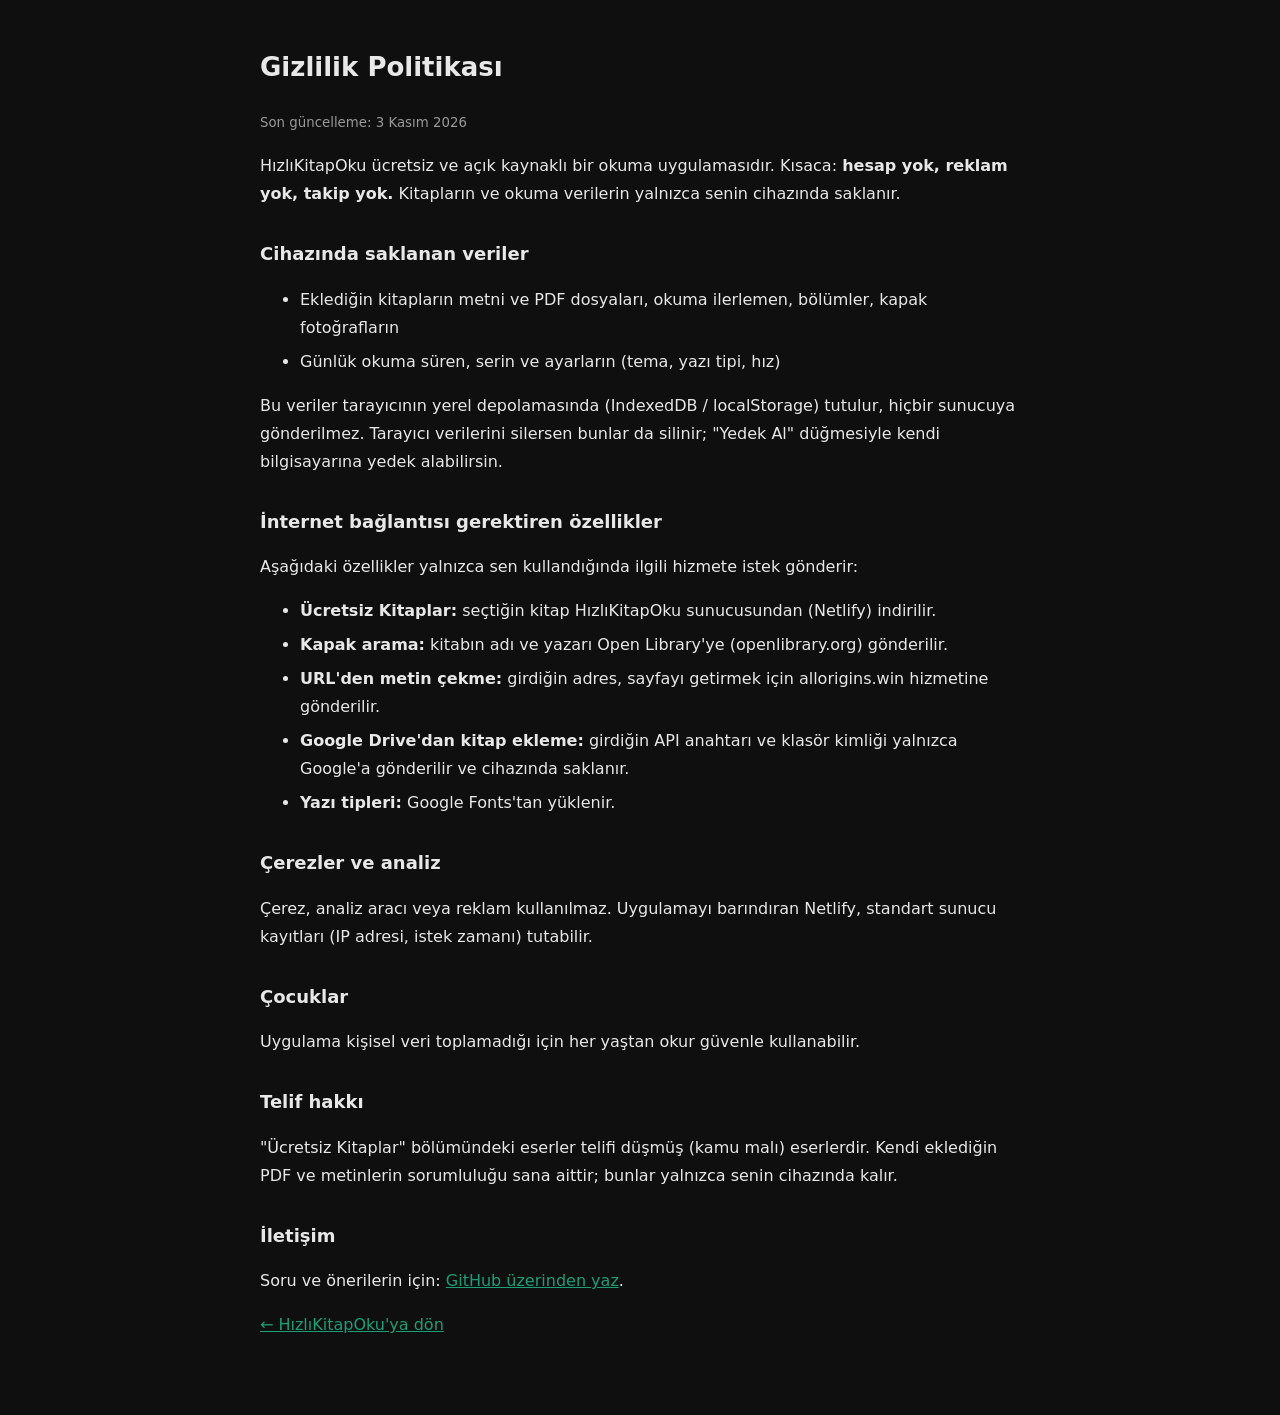
<file: public/gizlilik.html>
<!DOCTYPE html>
<html lang="tr">
<head>
<meta charset="UTF-8">
<meta name="viewport" content="width=device-width, initial-scale=1">
<title>Gizlilik Politikası | HızlıKitapOku</title>
<meta name="description" content="HızlıKitapOku gizlilik politikası: hesap yok, takip yok; kitapların ve okuma verilerin sadece kendi cihazında saklanır.">
<link rel="icon" href="icons/favicon.png">
<style>
body{font-family:'Segoe UI',system-ui,sans-serif;background:#0f0f0f;color:#e8e8e8;max-width:760px;margin:0 auto;padding:28px 18px 60px;line-height:1.75}
h1{font-size:26px}h2{font-size:18px;margin-top:30px}a{color:#1D9E75}li{margin:6px 0}small{color:#999}
</style>
</head>
<body>
<h1>Gizlilik Politikası</h1>
<p><small>Son güncelleme: 3 Kasım 2026</small></p>
<p>HızlıKitapOku ücretsiz ve açık kaynaklı bir okuma uygulamasıdır. Kısaca: <b>hesap yok, reklam yok, takip yok.</b> Kitapların ve okuma verilerin yalnızca senin cihazında saklanır.</p>

<h2>Cihazında saklanan veriler</h2>
<ul>
<li>Eklediğin kitapların metni ve PDF dosyaları, okuma ilerlemen, bölümler, kapak fotoğrafların</li>
<li>Günlük okuma süren, serin ve ayarların (tema, yazı tipi, hız)</li>
</ul>
<p>Bu veriler tarayıcının yerel depolamasında (IndexedDB / localStorage) tutulur, hiçbir sunucuya gönderilmez. Tarayıcı verilerini silersen bunlar da silinir; "Yedek Al" düğmesiyle kendi bilgisayarına yedek alabilirsin.</p>

<h2>İnternet bağlantısı gerektiren özellikler</h2>
<p>Aşağıdaki özellikler yalnızca sen kullandığında ilgili hizmete istek gönderir:</p>
<ul>
<li><b>Ücretsiz Kitaplar:</b> seçtiğin kitap HızlıKitapOku sunucusundan (Netlify) indirilir.</li>
<li><b>Kapak arama:</b> kitabın adı ve yazarı Open Library'ye (openlibrary.org) gönderilir.</li>
<li><b>URL'den metin çekme:</b> girdiğin adres, sayfayı getirmek için allorigins.win hizmetine gönderilir.</li>
<li><b>Google Drive'dan kitap ekleme:</b> girdiğin API anahtarı ve klasör kimliği yalnızca Google'a gönderilir ve cihazında saklanır.</li>
<li><b>Yazı tipleri:</b> Google Fonts'tan yüklenir.</li>
</ul>

<h2>Çerezler ve analiz</h2>
<p>Çerez, analiz aracı veya reklam kullanılmaz. Uygulamayı barındıran Netlify, standart sunucu kayıtları (IP adresi, istek zamanı) tutabilir.</p>

<h2>Çocuklar</h2>
<p>Uygulama kişisel veri toplamadığı için her yaştan okur güvenle kullanabilir.</p>

<h2>Telif hakkı</h2>
<p>"Ücretsiz Kitaplar" bölümündeki eserler telifi düşmüş (kamu malı) eserlerdir. Kendi eklediğin PDF ve metinlerin sorumluluğu sana aittir; bunlar yalnızca senin cihazında kalır.</p>

<h2>İletişim</h2>
<p>Soru ve önerilerin için: <a href="https://github.com/turkerkirgin/hizlikitapoku/issues">GitHub üzerinden yaz</a>.</p>
<p><a href="./">← HızlıKitapOku'ya dön</a></p>
</body>
</html>
</file>
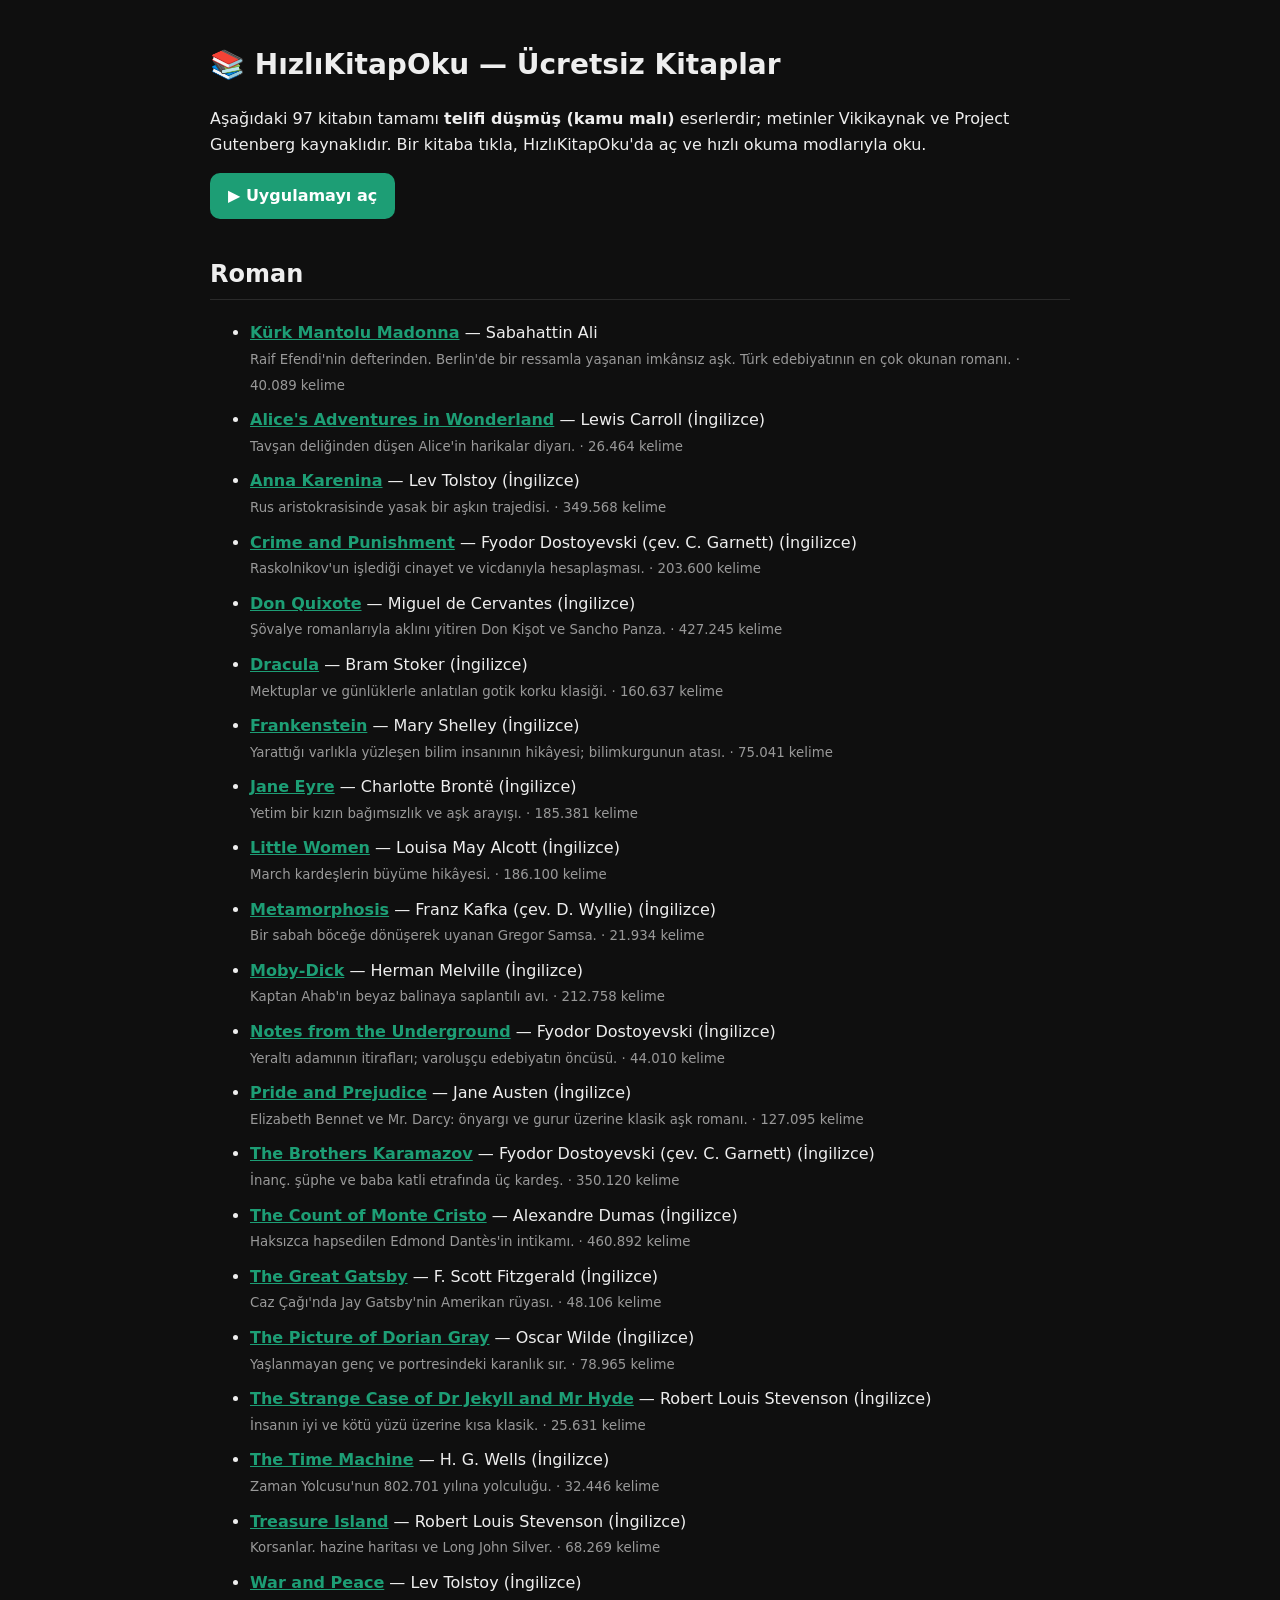
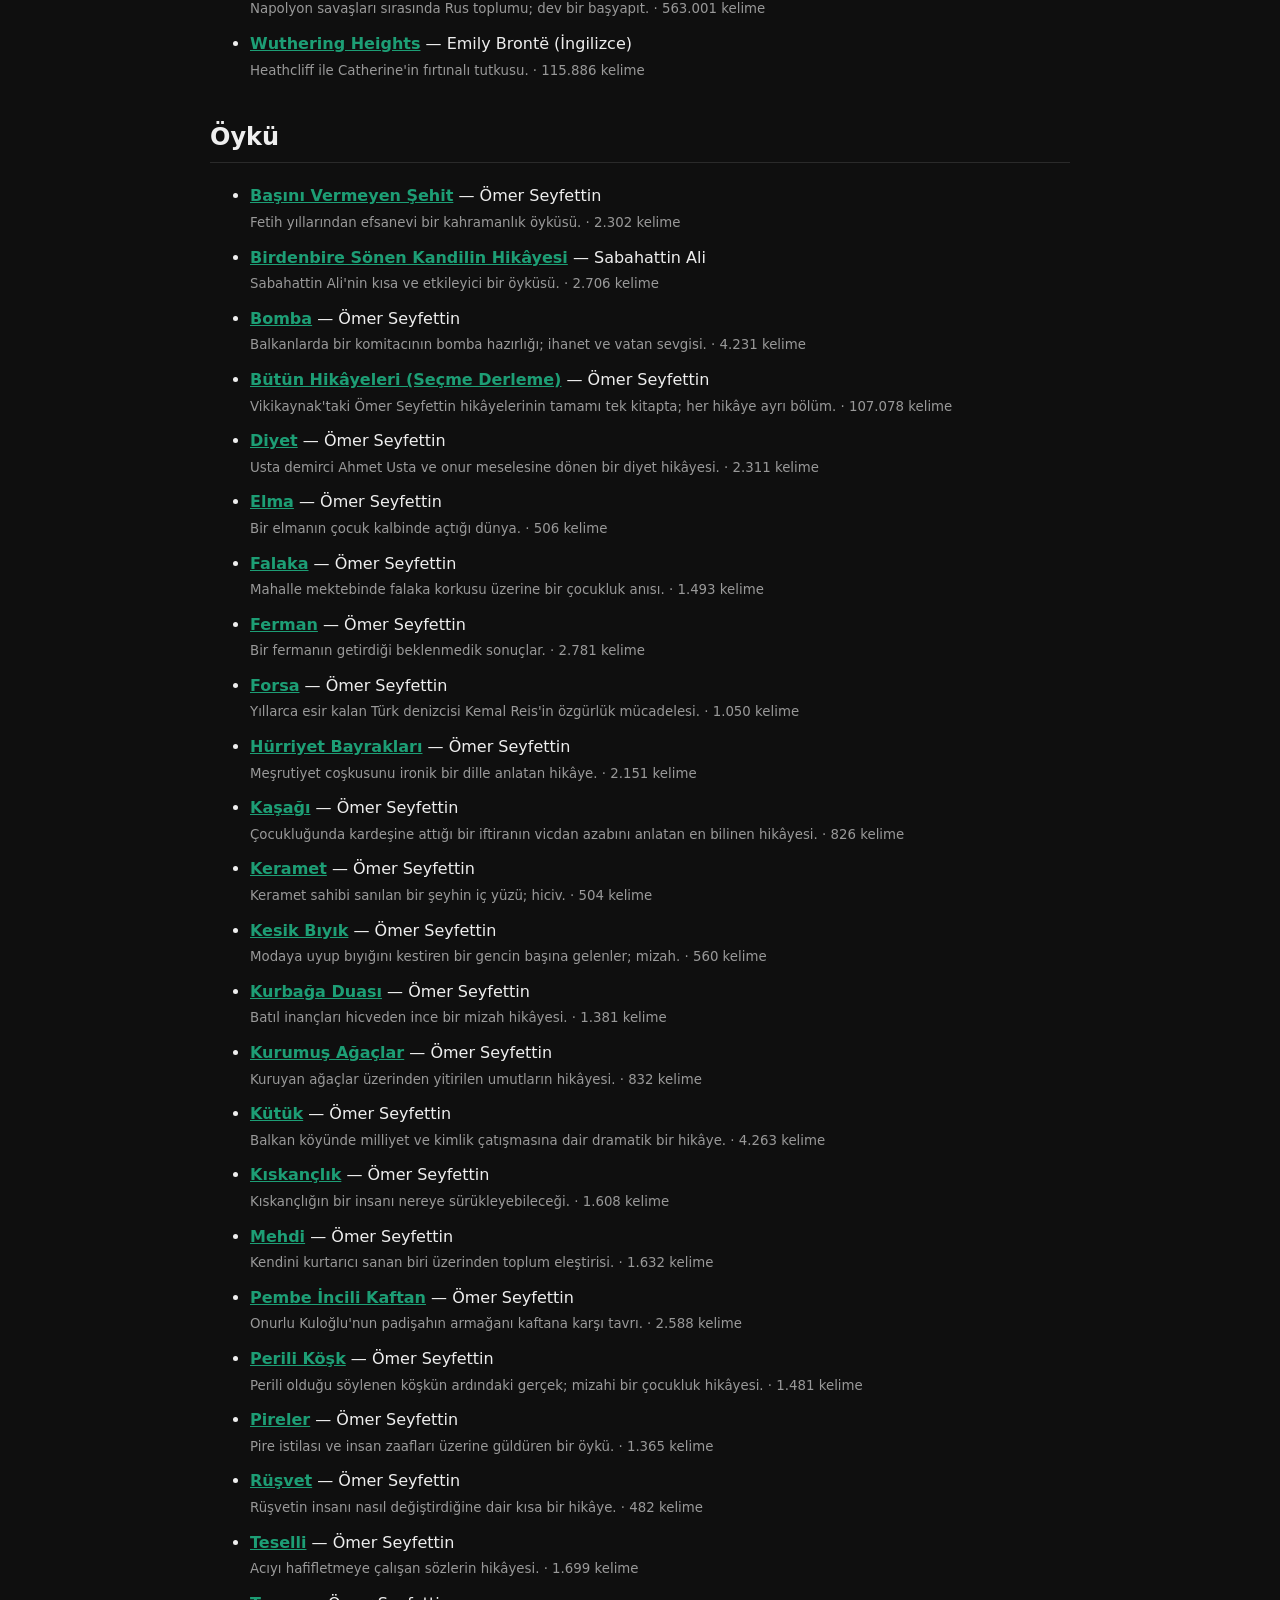
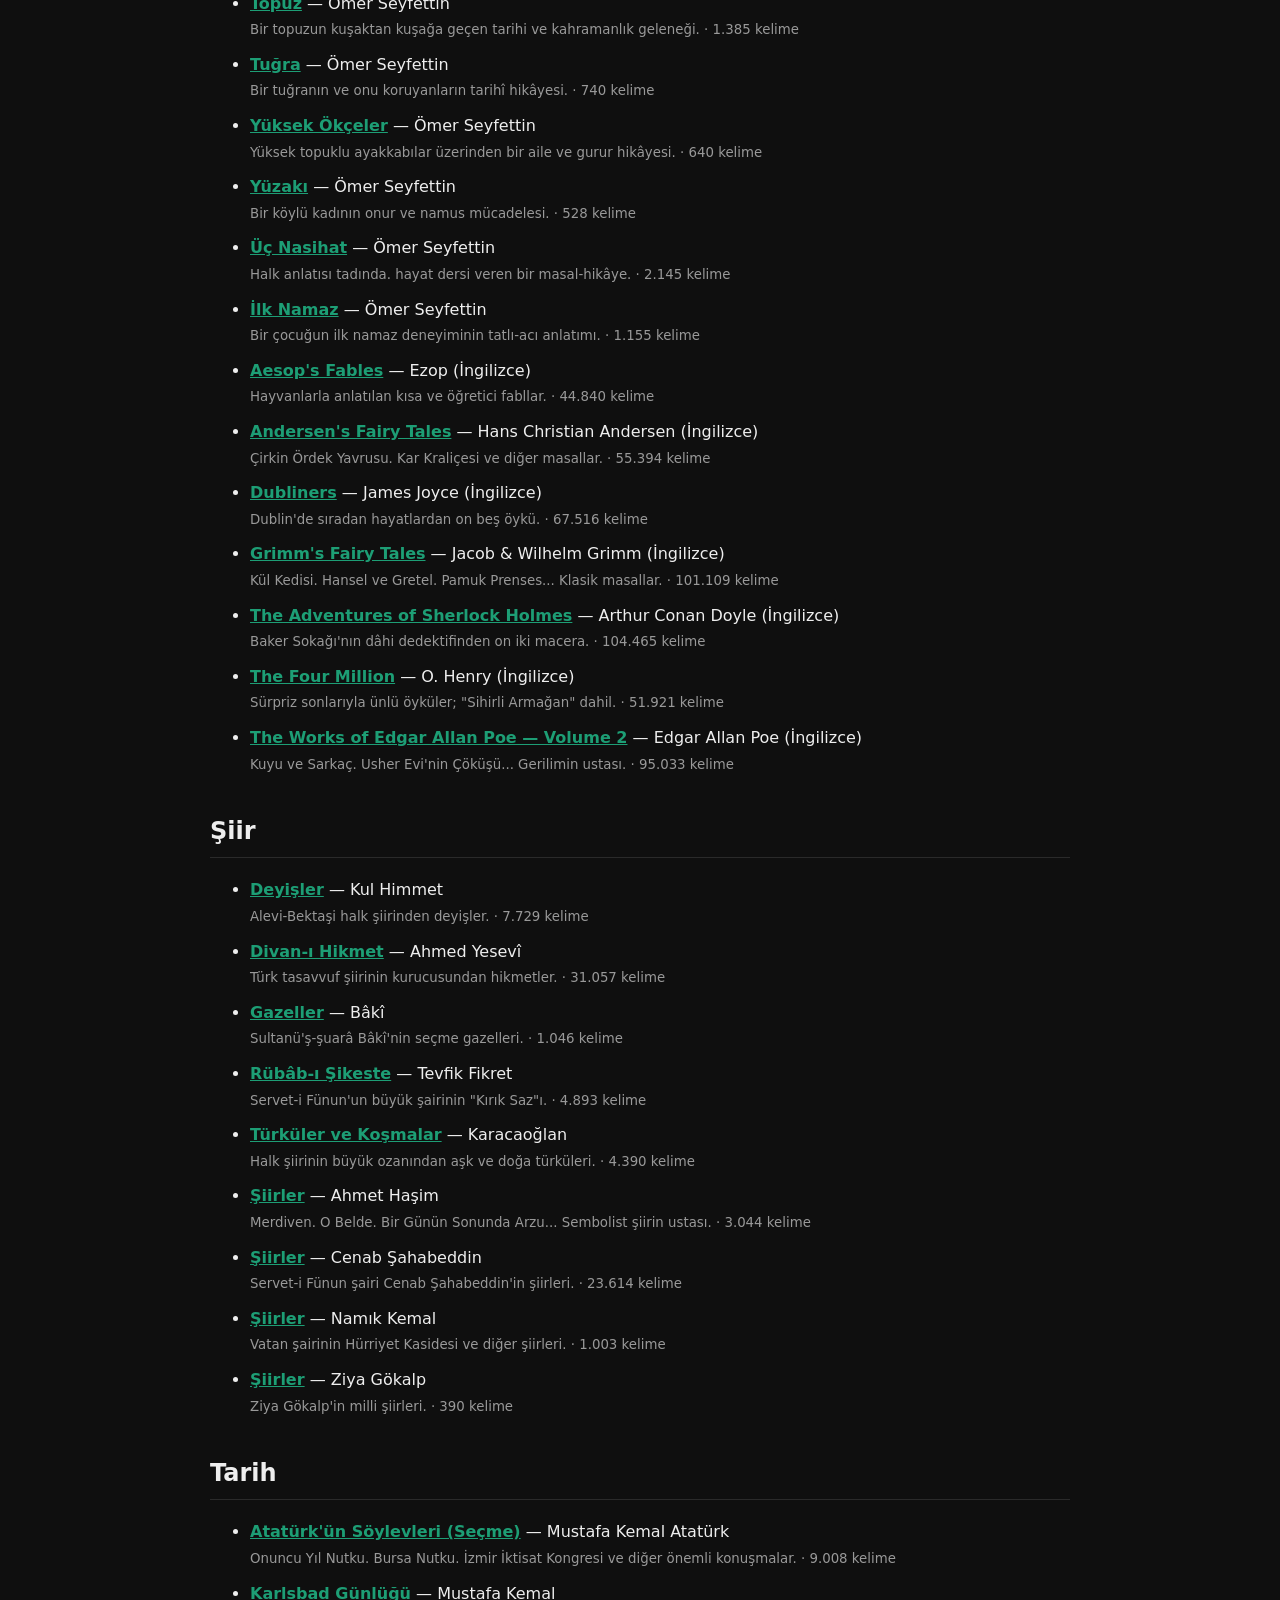
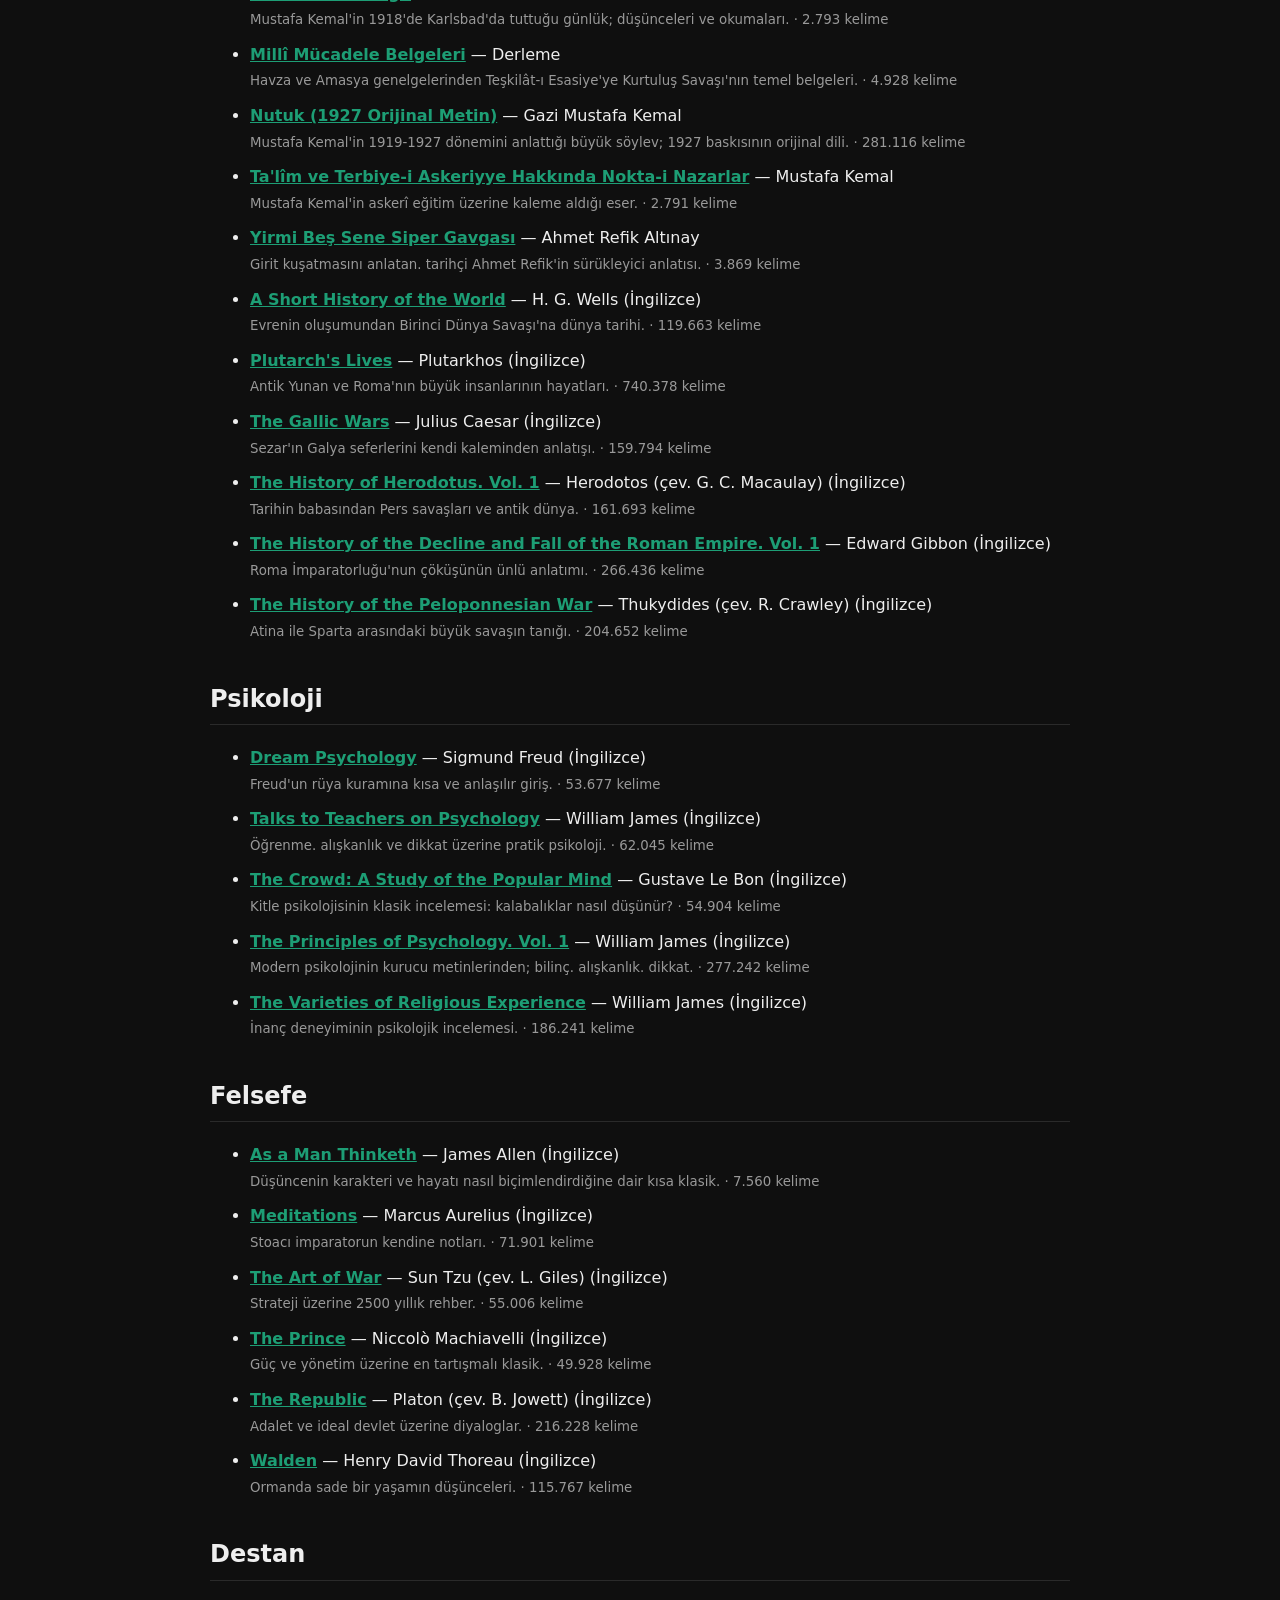
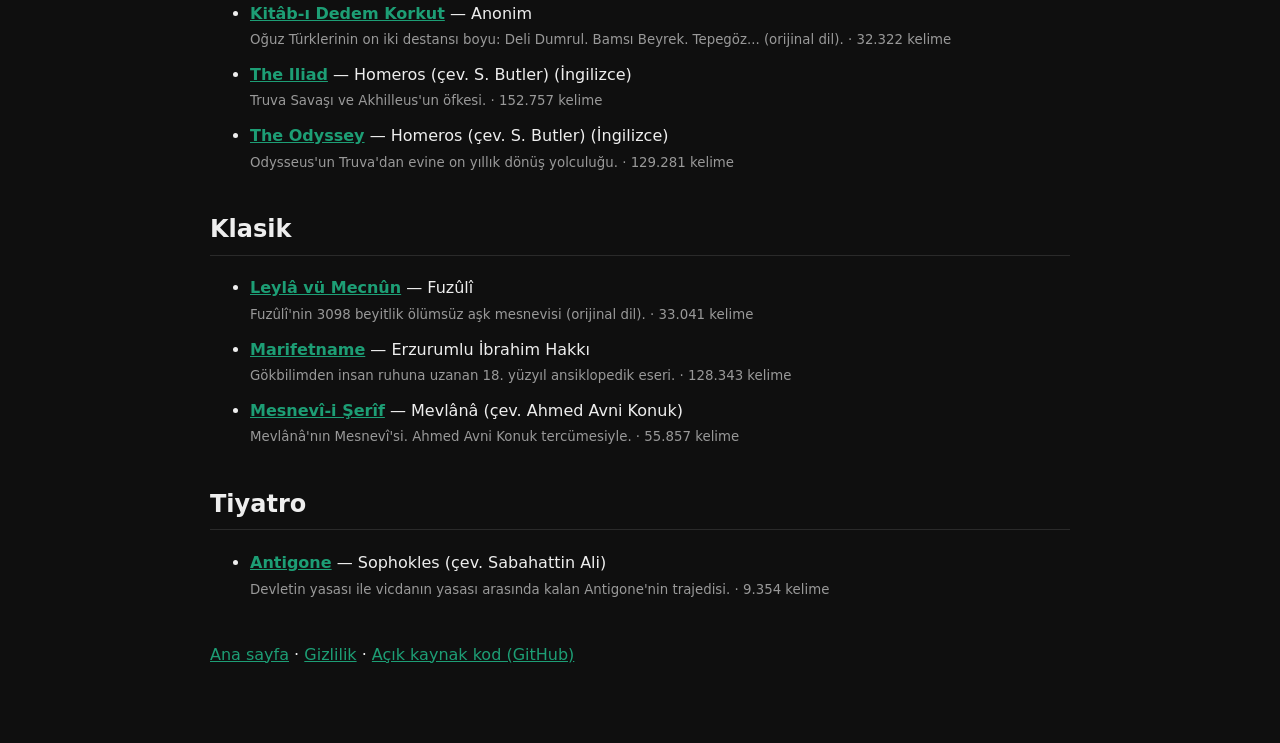
<file: public/kitaplar.html>
<!DOCTYPE html><html lang="tr"><head><meta charset="UTF-8"><meta name="viewport" content="width=device-width,initial-scale=1">
<title>Ücretsiz Kitap Oku — 97 Telifsiz Kitap | HızlıKitapOku</title>
<meta name="description" content="Kürk Mantolu Madonna, Kuyucaklı Yusuf, Ömer Seyfettin hikâyeleri, Nutuk, Dede Korkut ve daha fazlası: 97 telifsiz kitabı HızlıKitapOku ile ücretsiz ve hızlı oku.">
<link rel="canonical" href="https://hizlikitapoku.netlify.app/kitaplar.html"><link rel="icon" href="icons/favicon.png">
<style>body{font-family:'Segoe UI',system-ui,sans-serif;background:#0f0f0f;color:#eee;max-width:860px;margin:0 auto;padding:24px 16px 60px;line-height:1.6}a{color:#1D9E75}h1{font-size:28px}h2{margin-top:36px;border-bottom:1px solid #2a2a2a;padding-bottom:6px}li{margin:10px 0}small{color:#999}.btn{display:inline-block;background:#1D9E75;color:#fff;padding:10px 18px;border-radius:10px;text-decoration:none;font-weight:700}</style></head>
<body><h1>📚 HızlıKitapOku — Ücretsiz Kitaplar</h1>
<p>Aşağıdaki 97 kitabın tamamı <b>telifi düşmüş (kamu malı)</b> eserlerdir; metinler Vikikaynak ve Project Gutenberg kaynaklıdır. Bir kitaba tıkla, HızlıKitapOku'da aç ve hızlı okuma modlarıyla oku.</p>
<p><a class="btn" href="./">▶ Uygulamayı aç</a></p><h2>Roman</h2><ul><li><a href="./?kitap=kurk-mantolu-madonna"><b>Kürk Mantolu Madonna</b></a> — Sabahattin Ali<br><small>Raif Efendi&#x27;nin defterinden. Berlin&#x27;de bir ressamla yaşanan imkânsız aşk. Türk edebiyatının en çok okunan romanı. · 40.089 kelime</small></li><li><a href="./?kitap=en-alice"><b>Alice&#x27;s Adventures in Wonderland</b></a> — Lewis Carroll (İngilizce)<br><small>Tavşan deliğinden düşen Alice&#x27;in harikalar diyarı. · 26.464 kelime</small></li><li><a href="./?kitap=en-anna-karenina"><b>Anna Karenina</b></a> — Lev Tolstoy (İngilizce)<br><small>Rus aristokrasisinde yasak bir aşkın trajedisi. · 349.568 kelime</small></li><li><a href="./?kitap=en-crime-and-punishment"><b>Crime and Punishment</b></a> — Fyodor Dostoyevski (çev. C. Garnett) (İngilizce)<br><small>Raskolnikov&#x27;un işlediği cinayet ve vicdanıyla hesaplaşması. · 203.600 kelime</small></li><li><a href="./?kitap=en-don-quixote"><b>Don Quixote</b></a> — Miguel de Cervantes (İngilizce)<br><small>Şövalye romanlarıyla aklını yitiren Don Kişot ve Sancho Panza. · 427.245 kelime</small></li><li><a href="./?kitap=en-dracula"><b>Dracula</b></a> — Bram Stoker (İngilizce)<br><small>Mektuplar ve günlüklerle anlatılan gotik korku klasiği. · 160.637 kelime</small></li><li><a href="./?kitap=en-frankenstein"><b>Frankenstein</b></a> — Mary Shelley (İngilizce)<br><small>Yarattığı varlıkla yüzleşen bilim insanının hikâyesi; bilimkurgunun atası. · 75.041 kelime</small></li><li><a href="./?kitap=en-jane-eyre"><b>Jane Eyre</b></a> — Charlotte Brontë (İngilizce)<br><small>Yetim bir kızın bağımsızlık ve aşk arayışı. · 185.381 kelime</small></li><li><a href="./?kitap=en-little-women"><b>Little Women</b></a> — Louisa May Alcott (İngilizce)<br><small>March kardeşlerin büyüme hikâyesi. · 186.100 kelime</small></li><li><a href="./?kitap=en-metamorphosis"><b>Metamorphosis</b></a> — Franz Kafka (çev. D. Wyllie) (İngilizce)<br><small>Bir sabah böceğe dönüşerek uyanan Gregor Samsa. · 21.934 kelime</small></li><li><a href="./?kitap=en-moby-dick"><b>Moby-Dick</b></a> — Herman Melville (İngilizce)<br><small>Kaptan Ahab&#x27;ın beyaz balinaya saplantılı avı. · 212.758 kelime</small></li><li><a href="./?kitap=en-notes-from-underground"><b>Notes from the Underground</b></a> — Fyodor Dostoyevski (İngilizce)<br><small>Yeraltı adamının itirafları; varoluşçu edebiyatın öncüsü. · 44.010 kelime</small></li><li><a href="./?kitap=en-pride-and-prejudice"><b>Pride and Prejudice</b></a> — Jane Austen (İngilizce)<br><small>Elizabeth Bennet ve Mr. Darcy: önyargı ve gurur üzerine klasik aşk romanı. · 127.095 kelime</small></li><li><a href="./?kitap=en-brothers-karamazov"><b>The Brothers Karamazov</b></a> — Fyodor Dostoyevski (çev. C. Garnett) (İngilizce)<br><small>İnanç. şüphe ve baba katli etrafında üç kardeş. · 350.120 kelime</small></li><li><a href="./?kitap=en-monte-cristo"><b>The Count of Monte Cristo</b></a> — Alexandre Dumas (İngilizce)<br><small>Haksızca hapsedilen Edmond Dantès&#x27;in intikamı. · 460.892 kelime</small></li><li><a href="./?kitap=en-the-great-gatsby"><b>The Great Gatsby</b></a> — F. Scott Fitzgerald (İngilizce)<br><small>Caz Çağı&#x27;nda Jay Gatsby&#x27;nin Amerikan rüyası. · 48.106 kelime</small></li><li><a href="./?kitap=en-dorian-gray"><b>The Picture of Dorian Gray</b></a> — Oscar Wilde (İngilizce)<br><small>Yaşlanmayan genç ve portresindeki karanlık sır. · 78.965 kelime</small></li><li><a href="./?kitap=en-jekyll-hyde"><b>The Strange Case of Dr Jekyll and Mr Hyde</b></a> — Robert Louis Stevenson (İngilizce)<br><small>İnsanın iyi ve kötü yüzü üzerine kısa klasik. · 25.631 kelime</small></li><li><a href="./?kitap=en-time-machine"><b>The Time Machine</b></a> — H. G. Wells (İngilizce)<br><small>Zaman Yolcusu&#x27;nun 802.701 yılına yolculuğu. · 32.446 kelime</small></li><li><a href="./?kitap=en-treasure-island"><b>Treasure Island</b></a> — Robert Louis Stevenson (İngilizce)<br><small>Korsanlar. hazine haritası ve Long John Silver. · 68.269 kelime</small></li><li><a href="./?kitap=en-war-and-peace"><b>War and Peace</b></a> — Lev Tolstoy (İngilizce)<br><small>Napolyon savaşları sırasında Rus toplumu; dev bir başyapıt. · 563.001 kelime</small></li><li><a href="./?kitap=en-wuthering-heights"><b>Wuthering Heights</b></a> — Emily Brontë (İngilizce)<br><small>Heathcliff ile Catherine&#x27;in fırtınalı tutkusu. · 115.886 kelime</small></li></ul><h2>Öykü</h2><ul><li><a href="./?kitap=os-basini-vermeyen-sehit"><b>Başını Vermeyen Şehit</b></a> — Ömer Seyfettin<br><small>Fetih yıllarından efsanevi bir kahramanlık öyküsü. · 2.302 kelime</small></li><li><a href="./?kitap=birdenbire-sonen-kandil"><b>Birdenbire Sönen Kandilin Hikâyesi</b></a> — Sabahattin Ali<br><small>Sabahattin Ali&#x27;nin kısa ve etkileyici bir öyküsü. · 2.706 kelime</small></li><li><a href="./?kitap=os-bomba"><b>Bomba</b></a> — Ömer Seyfettin<br><small>Balkanlarda bir komitacının bomba hazırlığı; ihanet ve vatan sevgisi. · 4.231 kelime</small></li><li><a href="./?kitap=omer-seyfettin-butun-hikayeler"><b>Bütün Hikâyeleri (Seçme Derleme)</b></a> — Ömer Seyfettin<br><small>Vikikaynak&#x27;taki Ömer Seyfettin hikâyelerinin tamamı tek kitapta; her hikâye ayrı bölüm. · 107.078 kelime</small></li><li><a href="./?kitap=os-diyet"><b>Diyet</b></a> — Ömer Seyfettin<br><small>Usta demirci Ahmet Usta ve onur meselesine dönen bir diyet hikâyesi. · 2.311 kelime</small></li><li><a href="./?kitap=os-elma"><b>Elma</b></a> — Ömer Seyfettin<br><small>Bir elmanın çocuk kalbinde açtığı dünya. · 506 kelime</small></li><li><a href="./?kitap=os-falaka"><b>Falaka</b></a> — Ömer Seyfettin<br><small>Mahalle mektebinde falaka korkusu üzerine bir çocukluk anısı. · 1.493 kelime</small></li><li><a href="./?kitap=os-ferman"><b>Ferman</b></a> — Ömer Seyfettin<br><small>Bir fermanın getirdiği beklenmedik sonuçlar. · 2.781 kelime</small></li><li><a href="./?kitap=os-forsa"><b>Forsa</b></a> — Ömer Seyfettin<br><small>Yıllarca esir kalan Türk denizcisi Kemal Reis&#x27;in özgürlük mücadelesi. · 1.050 kelime</small></li><li><a href="./?kitap=os-hurriyet-bayraklari"><b>Hürriyet Bayrakları</b></a> — Ömer Seyfettin<br><small>Meşrutiyet coşkusunu ironik bir dille anlatan hikâye. · 2.151 kelime</small></li><li><a href="./?kitap=os-kasagi"><b>Kaşağı</b></a> — Ömer Seyfettin<br><small>Çocukluğunda kardeşine attığı bir iftiranın vicdan azabını anlatan en bilinen hikâyesi. · 826 kelime</small></li><li><a href="./?kitap=os-keramet"><b>Keramet</b></a> — Ömer Seyfettin<br><small>Keramet sahibi sanılan bir şeyhin iç yüzü; hiciv. · 504 kelime</small></li><li><a href="./?kitap=os-kesik-biyik"><b>Kesik Bıyık</b></a> — Ömer Seyfettin<br><small>Modaya uyup bıyığını kestiren bir gencin başına gelenler; mizah. · 560 kelime</small></li><li><a href="./?kitap=os-kurbaga-duasi"><b>Kurbağa Duası</b></a> — Ömer Seyfettin<br><small>Batıl inançları hicveden ince bir mizah hikâyesi. · 1.381 kelime</small></li><li><a href="./?kitap=os-kurumus-agaclar"><b>Kurumuş Ağaçlar</b></a> — Ömer Seyfettin<br><small>Kuruyan ağaçlar üzerinden yitirilen umutların hikâyesi. · 832 kelime</small></li><li><a href="./?kitap=os-kutuk"><b>Kütük</b></a> — Ömer Seyfettin<br><small>Balkan köyünde milliyet ve kimlik çatışmasına dair dramatik bir hikâye. · 4.263 kelime</small></li><li><a href="./?kitap=os-kiskanclik"><b>Kıskançlık</b></a> — Ömer Seyfettin<br><small>Kıskançlığın bir insanı nereye sürükleyebileceği. · 1.608 kelime</small></li><li><a href="./?kitap=os-mehdi"><b>Mehdi</b></a> — Ömer Seyfettin<br><small>Kendini kurtarıcı sanan biri üzerinden toplum eleştirisi. · 1.632 kelime</small></li><li><a href="./?kitap=os-pembe-incili-kaftan"><b>Pembe İncili Kaftan</b></a> — Ömer Seyfettin<br><small>Onurlu Kuloğlu&#x27;nun padişahın armağanı kaftana karşı tavrı. · 2.588 kelime</small></li><li><a href="./?kitap=os-perili-kosk"><b>Perili Köşk</b></a> — Ömer Seyfettin<br><small>Perili olduğu söylenen köşkün ardındaki gerçek; mizahi bir çocukluk hikâyesi. · 1.481 kelime</small></li><li><a href="./?kitap=os-pireler"><b>Pireler</b></a> — Ömer Seyfettin<br><small>Pire istilası ve insan zaafları üzerine güldüren bir öykü. · 1.365 kelime</small></li><li><a href="./?kitap=os-rusvet"><b>Rüşvet</b></a> — Ömer Seyfettin<br><small>Rüşvetin insanı nasıl değiştirdiğine dair kısa bir hikâye. · 482 kelime</small></li><li><a href="./?kitap=os-teselli"><b>Teselli</b></a> — Ömer Seyfettin<br><small>Acıyı hafifletmeye çalışan sözlerin hikâyesi. · 1.699 kelime</small></li><li><a href="./?kitap=os-topuz"><b>Topuz</b></a> — Ömer Seyfettin<br><small>Bir topuzun kuşaktan kuşağa geçen tarihi ve kahramanlık geleneği. · 1.385 kelime</small></li><li><a href="./?kitap=os-tugra"><b>Tuğra</b></a> — Ömer Seyfettin<br><small>Bir tuğranın ve onu koruyanların tarihî hikâyesi. · 740 kelime</small></li><li><a href="./?kitap=os-yuksek-okceler"><b>Yüksek Ökçeler</b></a> — Ömer Seyfettin<br><small>Yüksek topuklu ayakkabılar üzerinden bir aile ve gurur hikâyesi. · 640 kelime</small></li><li><a href="./?kitap=os-yuzaki"><b>Yüzakı</b></a> — Ömer Seyfettin<br><small>Bir köylü kadının onur ve namus mücadelesi. · 528 kelime</small></li><li><a href="./?kitap=os-uc-nasihat"><b>Üç Nasihat</b></a> — Ömer Seyfettin<br><small>Halk anlatısı tadında. hayat dersi veren bir masal-hikâye. · 2.145 kelime</small></li><li><a href="./?kitap=os-ilk-namaz"><b>İlk Namaz</b></a> — Ömer Seyfettin<br><small>Bir çocuğun ilk namaz deneyiminin tatlı-acı anlatımı. · 1.155 kelime</small></li><li><a href="./?kitap=en-aesop"><b>Aesop&#x27;s Fables</b></a> — Ezop (İngilizce)<br><small>Hayvanlarla anlatılan kısa ve öğretici fabllar. · 44.840 kelime</small></li><li><a href="./?kitap=en-andersen"><b>Andersen&#x27;s Fairy Tales</b></a> — Hans Christian Andersen (İngilizce)<br><small>Çirkin Ördek Yavrusu. Kar Kraliçesi ve diğer masallar. · 55.394 kelime</small></li><li><a href="./?kitap=en-dubliners"><b>Dubliners</b></a> — James Joyce (İngilizce)<br><small>Dublin&#x27;de sıradan hayatlardan on beş öykü. · 67.516 kelime</small></li><li><a href="./?kitap=en-grimm"><b>Grimm&#x27;s Fairy Tales</b></a> — Jacob &amp; Wilhelm Grimm (İngilizce)<br><small>Kül Kedisi. Hansel ve Gretel. Pamuk Prenses... Klasik masallar. · 101.109 kelime</small></li><li><a href="./?kitap=en-sherlock-holmes"><b>The Adventures of Sherlock Holmes</b></a> — Arthur Conan Doyle (İngilizce)<br><small>Baker Sokağı&#x27;nın dâhi dedektifinden on iki macera. · 104.465 kelime</small></li><li><a href="./?kitap=en-four-million"><b>The Four Million</b></a> — O. Henry (İngilizce)<br><small>Sürpriz sonlarıyla ünlü öyküler; &quot;Sihirli Armağan&quot; dahil. · 51.921 kelime</small></li><li><a href="./?kitap=en-poe-tales"><b>The Works of Edgar Allan Poe — Volume 2</b></a> — Edgar Allan Poe (İngilizce)<br><small>Kuyu ve Sarkaç. Usher Evi&#x27;nin Çöküşü... Gerilimin ustası. · 95.033 kelime</small></li></ul><h2>Şiir</h2><ul><li><a href="./?kitap=kul-himmet"><b>Deyişler</b></a> — Kul Himmet<br><small>Alevi-Bektaşi halk şiirinden deyişler. · 7.729 kelime</small></li><li><a href="./?kitap=ahmed-yesevi-hikmetler"><b>Divan-ı Hikmet</b></a> — Ahmed Yesevî<br><small>Türk tasavvuf şiirinin kurucusundan hikmetler. · 31.057 kelime</small></li><li><a href="./?kitap=baki-gazelleri"><b>Gazeller</b></a> — Bâkî<br><small>Sultanü&#x27;ş-şuarâ Bâkî&#x27;nin seçme gazelleri. · 1.046 kelime</small></li><li><a href="./?kitap=rubab-i-sikeste"><b>Rübâb-ı Şikeste</b></a> — Tevfik Fikret<br><small>Servet-i Fünun&#x27;un büyük şairinin &quot;Kırık Saz&quot;ı. · 4.893 kelime</small></li><li><a href="./?kitap=karacaoglan"><b>Türküler ve Koşmalar</b></a> — Karacaoğlan<br><small>Halk şiirinin büyük ozanından aşk ve doğa türküleri. · 4.390 kelime</small></li><li><a href="./?kitap=ahmet-hasim-siirleri"><b>Şiirler</b></a> — Ahmet Haşim<br><small>Merdiven. O Belde. Bir Günün Sonunda Arzu... Sembolist şiirin ustası. · 3.044 kelime</small></li><li><a href="./?kitap=cenab-sahabeddin-siirleri"><b>Şiirler</b></a> — Cenab Şahabeddin<br><small>Servet-i Fünun şairi Cenab Şahabeddin&#x27;in şiirleri. · 23.614 kelime</small></li><li><a href="./?kitap=namik-kemal-siirleri"><b>Şiirler</b></a> — Namık Kemal<br><small>Vatan şairinin Hürriyet Kasidesi ve diğer şiirleri. · 1.003 kelime</small></li><li><a href="./?kitap=ziya-gokalp-siirleri"><b>Şiirler</b></a> — Ziya Gökalp<br><small>Ziya Gökalp&#x27;in milli şiirleri. · 390 kelime</small></li></ul><h2>Tarih</h2><ul><li><a href="./?kitap=ataturk-soylevler"><b>Atatürk&#x27;ün Söylevleri (Seçme)</b></a> — Mustafa Kemal Atatürk<br><small>Onuncu Yıl Nutku. Bursa Nutku. İzmir İktisat Kongresi ve diğer önemli konuşmalar. · 9.008 kelime</small></li><li><a href="./?kitap=karlsbad-gunlugu"><b>Karlsbad Günlüğü</b></a> — Mustafa Kemal<br><small>Mustafa Kemal&#x27;in 1918&#x27;de Karlsbad&#x27;da tuttuğu günlük; düşünceleri ve okumaları. · 2.793 kelime</small></li><li><a href="./?kitap=milli-mucadele-belgeleri"><b>Millî Mücadele Belgeleri</b></a> — Derleme<br><small>Havza ve Amasya genelgelerinden Teşkilât-ı Esasiye&#x27;ye Kurtuluş Savaşı&#x27;nın temel belgeleri. · 4.928 kelime</small></li><li><a href="./?kitap=nutuk-1927"><b>Nutuk (1927 Orijinal Metin)</b></a> — Gazi Mustafa Kemal<br><small>Mustafa Kemal&#x27;in 1919-1927 dönemini anlattığı büyük söylev; 1927 baskısının orijinal dili. · 281.116 kelime</small></li><li><a href="./?kitap=talim-terbiye-askeriyye"><b>Ta&#x27;lîm ve Terbiye-i Askeriyye Hakkında Nokta-i Nazarlar</b></a> — Mustafa Kemal<br><small>Mustafa Kemal&#x27;in askerî eğitim üzerine kaleme aldığı eser. · 2.791 kelime</small></li><li><a href="./?kitap=siper-gavgasi"><b>Yirmi Beş Sene Siper Gavgası</b></a> — Ahmet Refik Altınay<br><small>Girit kuşatmasını anlatan. tarihçi Ahmet Refik&#x27;in sürükleyici anlatısı. · 3.869 kelime</small></li><li><a href="./?kitap=en-short-history-world"><b>A Short History of the World</b></a> — H. G. Wells (İngilizce)<br><small>Evrenin oluşumundan Birinci Dünya Savaşı&#x27;na dünya tarihi. · 119.663 kelime</small></li><li><a href="./?kitap=en-plutarch"><b>Plutarch&#x27;s Lives</b></a> — Plutarkhos (İngilizce)<br><small>Antik Yunan ve Roma&#x27;nın büyük insanlarının hayatları. · 740.378 kelime</small></li><li><a href="./?kitap=en-gallic-war"><b>The Gallic Wars</b></a> — Julius Caesar (İngilizce)<br><small>Sezar&#x27;ın Galya seferlerini kendi kaleminden anlatışı. · 159.794 kelime</small></li><li><a href="./?kitap=en-herodotus-1"><b>The History of Herodotus. Vol. 1</b></a> — Herodotos (çev. G. C. Macaulay) (İngilizce)<br><small>Tarihin babasından Pers savaşları ve antik dünya. · 161.693 kelime</small></li><li><a href="./?kitap=en-gibbon-1"><b>The History of the Decline and Fall of the Roman Empire. Vol. 1</b></a> — Edward Gibbon (İngilizce)<br><small>Roma İmparatorluğu&#x27;nun çöküşünün ünlü anlatımı. · 266.436 kelime</small></li><li><a href="./?kitap=en-thucydides"><b>The History of the Peloponnesian War</b></a> — Thukydides (çev. R. Crawley) (İngilizce)<br><small>Atina ile Sparta arasındaki büyük savaşın tanığı. · 204.652 kelime</small></li></ul><h2>Psikoloji</h2><ul><li><a href="./?kitap=en-dream-psychology"><b>Dream Psychology</b></a> — Sigmund Freud (İngilizce)<br><small>Freud&#x27;un rüya kuramına kısa ve anlaşılır giriş. · 53.677 kelime</small></li><li><a href="./?kitap=en-talks-to-teachers"><b>Talks to Teachers on Psychology</b></a> — William James (İngilizce)<br><small>Öğrenme. alışkanlık ve dikkat üzerine pratik psikoloji. · 62.045 kelime</small></li><li><a href="./?kitap=en-the-crowd"><b>The Crowd: A Study of the Popular Mind</b></a> — Gustave Le Bon (İngilizce)<br><small>Kitle psikolojisinin klasik incelemesi: kalabalıklar nasıl düşünür? · 54.904 kelime</small></li><li><a href="./?kitap=en-principles-of-psychology"><b>The Principles of Psychology. Vol. 1</b></a> — William James (İngilizce)<br><small>Modern psikolojinin kurucu metinlerinden; bilinç. alışkanlık. dikkat. · 277.242 kelime</small></li><li><a href="./?kitap=en-varieties-religious"><b>The Varieties of Religious Experience</b></a> — William James (İngilizce)<br><small>İnanç deneyiminin psikolojik incelemesi. · 186.241 kelime</small></li></ul><h2>Felsefe</h2><ul><li><a href="./?kitap=en-as-a-man-thinketh"><b>As a Man Thinketh</b></a> — James Allen (İngilizce)<br><small>Düşüncenin karakteri ve hayatı nasıl biçimlendirdiğine dair kısa klasik. · 7.560 kelime</small></li><li><a href="./?kitap=en-meditations"><b>Meditations</b></a> — Marcus Aurelius (İngilizce)<br><small>Stoacı imparatorun kendine notları. · 71.901 kelime</small></li><li><a href="./?kitap=en-art-of-war"><b>The Art of War</b></a> — Sun Tzu (çev. L. Giles) (İngilizce)<br><small>Strateji üzerine 2500 yıllık rehber. · 55.006 kelime</small></li><li><a href="./?kitap=en-the-prince"><b>The Prince</b></a> — Niccolò Machiavelli (İngilizce)<br><small>Güç ve yönetim üzerine en tartışmalı klasik. · 49.928 kelime</small></li><li><a href="./?kitap=en-the-republic"><b>The Republic</b></a> — Platon (çev. B. Jowett) (İngilizce)<br><small>Adalet ve ideal devlet üzerine diyaloglar. · 216.228 kelime</small></li><li><a href="./?kitap=en-walden"><b>Walden</b></a> — Henry David Thoreau (İngilizce)<br><small>Ormanda sade bir yaşamın düşünceleri. · 115.767 kelime</small></li></ul><h2>Destan</h2><ul><li><a href="./?kitap=dede-korkut"><b>Kitâb-ı Dedem Korkut</b></a> — Anonim<br><small>Oğuz Türklerinin on iki destansı boyu: Deli Dumrul. Bamsı Beyrek. Tepegöz... (orijinal dil). · 32.322 kelime</small></li><li><a href="./?kitap=en-iliad"><b>The Iliad</b></a> — Homeros (çev. S. Butler) (İngilizce)<br><small>Truva Savaşı ve Akhilleus&#x27;un öfkesi. · 152.757 kelime</small></li><li><a href="./?kitap=en-odyssey"><b>The Odyssey</b></a> — Homeros (çev. S. Butler) (İngilizce)<br><small>Odysseus&#x27;un Truva&#x27;dan evine on yıllık dönüş yolculuğu. · 129.281 kelime</small></li></ul><h2>Klasik</h2><ul><li><a href="./?kitap=leyla-vu-mecnun"><b>Leylâ vü Mecnûn</b></a> — Fuzûlî<br><small>Fuzûlî&#x27;nin 3098 beyitlik ölümsüz aşk mesnevisi (orijinal dil). · 33.041 kelime</small></li><li><a href="./?kitap=marifetname"><b>Marifetname</b></a> — Erzurumlu İbrahim Hakkı<br><small>Gökbilimden insan ruhuna uzanan 18. yüzyıl ansiklopedik eseri. · 128.343 kelime</small></li><li><a href="./?kitap=mesnevi-konuk"><b>Mesnevî-i Şerîf</b></a> — Mevlânâ (çev. Ahmed Avni Konuk)<br><small>Mevlânâ&#x27;nın Mesnevî&#x27;si. Ahmed Avni Konuk tercümesiyle. · 55.857 kelime</small></li></ul><h2>Tiyatro</h2><ul><li><a href="./?kitap=antigone"><b>Antigone</b></a> — Sophokles (çev. Sabahattin Ali)<br><small>Devletin yasası ile vicdanın yasası arasında kalan Antigone&#x27;nin trajedisi. · 9.354 kelime</small></li></ul>
<p style="margin-top:40px"><a href="./">Ana sayfa</a> · <a href="gizlilik.html">Gizlilik</a> · <a href="https://github.com/turkerkirgin/hizlikitapoku">Açık kaynak kod (GitHub)</a></p></body></html>
</file>
